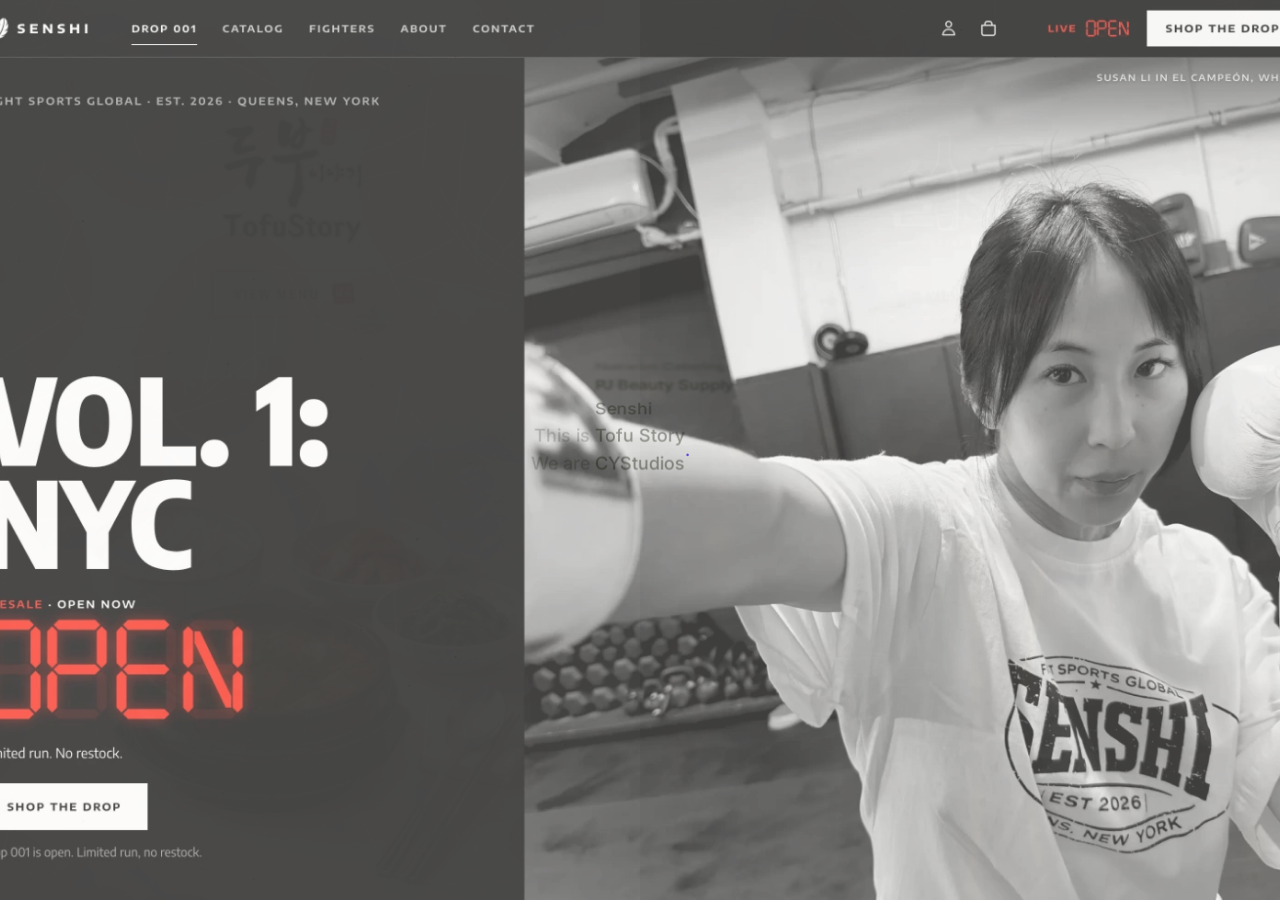
<file: index.html>
<!doctype html>
<html lang="en">
<head>
<meta charset="utf-8">
<meta name="viewport" content="width=device-width, initial-scale=1, viewport-fit=cover">
<title>CYStudios: name roll prototype</title>
<link rel="icon" type="image/svg+xml" href="assets/logo.svg">
<script src="brand.js"></script>      <!-- PROTOTYPE ONLY: ?brand=dusty tries Dusty violet (brand-dusty.css), ?brand=seal the declined seal (brand-seal.css), ?brand=current goes back -->
<link rel="stylesheet" href="brand-seal.css">
<link rel="stylesheet" href="brand-dusty.css">
<link rel="preconnect" href="https://fonts.googleapis.com">
<link rel="preconnect" href="https://fonts.gstatic.com" crossorigin>
<link href="https://fonts.googleapis.com/css2?family=Inter:ital,opsz,wght@0,14..32,400..500;1,14..32,400..500&display=swap" rel="stylesheet">      <!-- with its italic, for the signposts on our line -->
<script>
// PROTOTYPE ONLY, for the font comparison (font-compare.html): ?face=Onest shows this page in another face. Only the faces on that page are allowed. Without it, nothing changes.
(() => {
  const f = new URLSearchParams(location.search).get('face');
  const google = ['Inter', 'Onest', 'Hanken Grotesk', 'Geist', 'Mona Sans', 'Golos Text', 'Instrument Sans'], fontshare = { Switzer: 'switzer' }, ours = ['General Sans', 'Author', 'Satoshi'];
  if (!f || !(google.includes(f) || fontshare[f] || ours.includes(f))) return;
  document.documentElement.style.setProperty('--face', `"${f}", "Helvetica Neue", Helvetica, Arial, sans-serif`);
  if (ours.includes(f)) return;      // already in fonts.css
  const l = document.createElement('link'); l.rel = 'stylesheet';
  l.href = fontshare[f] ? `https://api.fontshare.com/v2/css?f[]=${fontshare[f]}@400,500&display=swap` : `https://fonts.googleapis.com/css2?family=${f.replace(/ /g, '+')}:wght@400;500&display=swap`;
  window.faceReady = new Promise((ok) => { l.onload = l.onerror = ok; }); document.head.append(l);
})();
// The opening roll hides the words round the wheel until it settles. Hidden from the very first paint (2026-11-26, a fix): before, they showed for a moment while the type
// loaded, then vanished, then came back in when the roll was over. Arriving with ?work (Work on another page) has no roll: the words stay where they are.
if (!/[?&](at|nospin|work)(=|&|$)/.test(location.search) && !matchMedia('(prefers-reduced-motion: reduce)').matches) document.documentElement.classList.add('opening');
</script>
<style>
  :root {
    --page: #F5F4F0; --ink: #171C0C; --accent: #5F48DA; --on-accent: var(--page); --line: rgba(23, 28, 12, .2);
    --paper: url(assets/hanji.png) 0 0 / 600px 600px, url(assets/hanji-cloud.png) 0 0 / 840px 840px;      /* the paper is hanji (since 2026-11-24): mulberry fibres over a soft cloud, laid over --page. ?paper=grain shows the dust flecks it had before */
    --shade: #0C0D0A;      /* a neutral black, only for darkening over clients' sites and pictures (the veil, the shade on a curling picture): our ink is a little olive and would tint their colours */
    --grey: color-mix(in srgb, var(--ink) 62%, var(--page)); --wash: #ECE9FB;      /* the kit's grey (#6B6E63) for secondary words, and the violet wash for selected text */      /* our violet (periwinkle before it: before-violet.html); words on it are paper, 5.6 to 1 */
    /* Small type in one face, Inter Medium (free, from Google Fonts; its optical sizes keep it a text face at these small sizes), line spacing 1.1.
       Kept before it: General Sans in before-inter.html, Author in before-general.html, Satoshi in before-author.html, Instrument Sans in before-satoshi.html, Atkinson Hyperlegible Next in before-instrument.html, Schibsted Grotesk in before-atkinson.html, Inter Tight in before-schibsted.html.
       Every type size is an even number of pixels, each the Inter Tight size rounded down:
       18 for the sentence on a wide window and on a phone, 16 on a tablet, 14 for the bar, the buttons and the caption, 12 for the hint and the smallest labels.
       --pitch is how far apart the names sit on the front of the wheel. */
    --face: "Inter", "Helvetica Neue", Helvetica, Arial, sans-serif;
    --fs: 16px; --lh: calc(var(--fs) + 2px);
    --edge: 28px; --edge-b: 28px; --top: 24px;       /* how far the bar and the buttons sit from the edges of the window */
    --txt: var(--page);                               /* the sentence is paper over a client's site, and ink on the bare page */
  }
  * { box-sizing: border-box; }
  html, body { height: 100%; margin: 0; overflow: hidden; overscroll-behavior: none; background: var(--page); }      /* our paper, as the other pages have (2026-11-26, a fix: it was our ink, which showed as a black screen for a moment while the page loaded; nothing else ever shows it, as the hero always covers it) */
  @media (min-width: 1000px) { :root { --fs: 18px; } }      /* a wide window: the sentence one step larger, so it holds the middle of a big screen */
  /* a phone: slightly larger words (it is the whole page), and everything a thumb's width from the edge and clear of the notch and the home bar */
  @media (max-width: 640px) { :root { --fs: 18px; --edge: 16px; --edge-b: max(16px, env(safe-area-inset-bottom)); --top: max(14px, env(safe-area-inset-top)); } }
  body { font: 500 14px/20px var(--face); font-variant-numeric: lining-nums; color: var(--ink); }      /* figures that sit on the line (Inter's own; Author, some faces ago, needed asking for them) */
  a { color: inherit; }
  :focus-visible { outline: 2px solid var(--accent); outline-offset: 4px; }
  ::selection { background: var(--wash); }
  .sr-only { position: absolute; width: 1px; height: 1px; margin: -1px; overflow: hidden; clip-path: inset(50%); white-space: nowrap; }

  /* ---------- the nav: one ink pill at the top (our mark | Work, Services, About | Contact) and one round-ended button at the bottom right.
     The bar is solid ink with paper words, the same object on every page and over every client's site: our frame round their story.
     Our mark sits in a round violet badge at the left end, the logo in paper on it. Contact is ours, an inset pill at the right end in the same violet.
     The badge and Contact share one gradient, from the user's design in Figma: #4C49CB at the top to #7168A1 at the bottom. Paper words read on all of it (6.1 to 1 at the top, 4.6 at the bottom).
     The button at the bottom right is about the client on the line, so it takes their colour, read from their own site. On our own line there is no button: Contact is already in the bar.
     (Before this: the paper badge, violet logo and solid violet Contact, and a "Contact →" button at the bottom right on our line, in before-gradient-bar.html.
     The square glass bar before that is kept in before-ink-pill.html; the colour schemes tried before that in six-colours.html.) */
  body {
    --bar-violet: linear-gradient(180deg, #4C49CB, #7168A1);      /* the badge and Contact */
    --accent-light: #A79AEB;        /* the accent lightened, for a mark on a dark site or on the ink bar */
    --who: var(--accent); --who-ink: var(--on-accent);      /* the colour of whoever is on the line, and the words on it (paper reads on our violet at 5.6 to 1; ink would not). Set by the script. */
  }
  /* The top of the page: no bar (2026-11-24, "no nav bar, just logo and text"; the ink bar it replaced is in before-no-bar.html). Our logo and our pages sit on the page itself,
     centred where the bar was, at the bar's sizes. On paper the words are ink and the logo and Contact our violet; over a client's site they turn paper and the violet lightens,
     with a soft shadow, so they read on any site. The page you are on stays turned, in our violet (see below). */
  .nav { position: fixed; left: 50%; top: var(--top); transform: translateX(-50%); z-index: 6; display: flex; align-items: center; gap: 2px; height: 40px; padding: 4px;
         color: var(--ink); font: 500 12px/1 var(--face); white-space: nowrap; view-transition-name: bar; transition: color .6s ease; }
  body:not(.on-paper) .nav { color: var(--page); text-shadow: 0 1px 10px rgba(12, 13, 10, .5); }
  .nav .mark { flex: none; display: grid; place-items: center; width: 32px; height: 32px; margin-right: 6px; text-decoration: none; }
  .nav .mark .logo { transition: filter .6s ease; }
  body:not(.on-paper) .nav .logo { filter: drop-shadow(0 1px 6px rgba(12, 13, 10, .5)); }      /* over a client's site the logo is paper, as the words are, with their soft shadow */
  .logo { display: block; width: auto; height: 26px; }      /* our logo, five petal-shaped print dots, in our violet (assets/logo.svg). 26px tall since 2026-11-24 ("a little bit bigger"; 22px before: before-logo-size.html) */
  .nav .pages { display: flex; align-items: center; gap: 2px; }
  .nav .pages a, .nav .cta { display: flex; align-items: center; height: 32px; padding: 0 12px; text-decoration: none; }
  /* The menu's hover (2026-11-25, after the user's reference, sensitive.work). A page's name rolls up: the word slides out at the top as its copy slides in from below,
     in half a second, easing out, and it turns our violet as it goes; Contact too, since it rests in ink like the rest (2026-11-25). Our logo rests in our violet and turns the words' own colour when you point at it (ink on paper, paper over a client's site), then back.
     (Underlined on pointing, a turning logo, and a violet logo and Contact at rest, before: before-nav-hover.html.) The script adds the copy, and the logo is drawn in the
     words' colour (a mask of assets/logo.svg) so that it can change colour with them. On a touch screen there is no pointing, so none of this happens. */
  .nav .rw { display: inline-grid; overflow: hidden; padding: 4px 14px; margin: -4px -14px; line-height: 16px; }      /* clipped close to the line, as in the reference, with a little room so the soft halo round the letters is not cut hard */
  .nav .rw > span { grid-area: 1 / 1; transition: transform .5s cubic-bezier(0, 0, .2, 1); }
  .nav .rw > span + span { transform: translateY(calc(100% + 6px)); }      /* the copy waits below, out of sight */
  .nav .logo { display: block; width: calc(26px * 223.27 / 348.24); height: 26px; background-color: currentColor;
               -webkit-mask: url(assets/logo.svg) center / contain no-repeat; mask: url(assets/logo.svg) center / contain no-repeat; }      /* 26px tall, as before */
  .nav .pages a, .nav .cta, .nav .mark { transition: color .5s cubic-bezier(0, 0, .2, 1), text-decoration-color .2s ease; }
  @media (hover: hover) {
    .nav .pages a:hover .rw > span:first-child { transform: translateY(calc(-100% - 6px)); }
    .nav .pages a:hover .rw > span + span { transform: none; }
    .nav .pages a:hover { color: var(--accent); }
    .nav .mark:hover { color: var(--ink); }      /* the logo turns ink; Contact rolls and turns violet as our other pages do */
  }
  @media (prefers-reduced-motion: reduce) { .nav .pages a:hover .rw > span:first-child { transform: none; } .nav .pages a:hover .rw > span + span { transform: translateY(calc(100% + 6px)); } }      /* no roll, only the colour */
  @media (hover: hover) { body:not(.on-paper) .nav .pages a:hover { color: var(--accent-light); } body:not(.on-paper) .nav .mark:hover { color: var(--page); } }      /* over a client's site: the violet lightened so it reads, and paper */
  .nav .cta { margin-left: 6px; }
  .nav .mark { color: var(--accent); }      /* our logo rests in our violet (it is drawn in its link's colour). Contact is ink, as our other pages are (2026-11-25, the user; violet before: before-black-contact.html) */
  body:not(.on-paper) .nav .mark { color: var(--accent-light); }      /* over a client's site, lightened so it reads */
  /* The page you are on (2026-11-25, the user: "the selected state for the nav bar should be them turning (the current animation) and becoming the violet not underlined"):
     its name stays turned, the copy in place, as it is while you point at it, in our violet (lightened over a client's site), with no underline. On home, Work is on while
     the wall is in view (.here) and while All Work is open (pressing it again closes it); it turns as it comes on, and back as it goes. With less motion asked for, only the colour.
     (Underlined before: before-selected-roll.html.) */
  .nav .pages a.here, .nav .pages a[aria-expanded="true"] { color: var(--accent); }
  body:not(.on-paper) .nav .pages a.here, body:not(.on-paper) .nav .pages a[aria-expanded="true"] { color: var(--accent-light); }
  .nav .pages a.here .rw > span:first-child, .nav .pages a[aria-expanded="true"] .rw > span:first-child { transform: translateY(calc(-100% - 6px)); }
  .nav .pages a.here .rw > span + span, .nav .pages a[aria-expanded="true"] .rw > span + span { transform: none; }
  @media (prefers-reduced-motion: reduce) {
    .nav .pages a.here .rw > span:first-child, .nav .pages a[aria-expanded="true"] .rw > span:first-child { transform: none; }
    .nav .pages a.here .rw > span + span, .nav .pages a[aria-expanded="true"] .rw > span + span { transform: translateY(calc(100% + 6px)); }
  }
  .go:hover { filter: brightness(1.1); }
  .nav :focus-visible { outline: 2px solid var(--accent); outline-offset: 2px; }
  body:not(.on-paper) .nav :focus-visible { outline-color: var(--accent-light); }
  @view-transition { navigation: auto; }      /* going to another page, the bar stays where it is and the rest fades across */
  ::view-transition-old(root), ::view-transition-new(root) { animation-duration: .35s; }
  /* a phone: the whole bar still fits on one row, a thumb's width from each edge */
  @media (max-width: 640px) { .nav { max-width: calc(100% - var(--edge) * 2); } .nav .mark { margin-right: 4px; } .nav .pages a { padding: 0 8px; } .nav .cta { margin-left: 4px; padding: 0 14px; } }
  @media (max-width: 370px) { .nav .mark { margin-right: 0; } .nav .pages a { padding: 0 6px; } .nav .cta { margin-left: 2px; padding: 0 10px; } }
  @media (max-width: 340px) { .nav .mark { margin-right: 0; } .nav .pages a { padding: 0 4px; } .nav .cta { margin-left: 2px; padding: 0 8px; } }      /* the narrowest phones */

  /* ---------- the page: the client whose name is on the line fills the whole window behind the sentence */
  /* The client's site is a card on our paper while you choose (2026-11-24, the user's idea; full window all the time before: before-card.html).
     Turning through the names, the site sits inset on the hanji with softly rounded corners, dimmed, with our sentence over it: we are showing you their work.
     Stop on a name for a moment and our words fade, the dim lifts, and the card grows to the edges of the window: now it is theirs. The next scroll, drag or key brings the card back.
     The rounded corners are the one round shape on the page: they make the card read as a screen, which is what a website is, and they go square once it is the window.
     The script sets the card's size (see the card, below the frame loop); the paper round it is the hero's own background. */
  .hero { position: fixed; inset: 0; overflow: hidden; touch-action: none; cursor: ns-resize; background: var(--paper) var(--page); }
  #media { position: absolute; inset: 0; isolation: isolate; }      /* the layers are piled in an order of their own in here, always under the veil and the sentence */
  /* the script sets each layer's strength (see showBehind): the site arriving fades in over the one already there, which stays whole underneath until it is covered */
  .layer { position: absolute; inset: 0; width: 100%; height: 100%; object-fit: cover; object-position: top; opacity: 0; transform-origin: 0 0; }      /* in the card a site is shown a little smaller, whole across */
  /* Each film keeps a filter that changes nothing (2026-11-26, a fix: the user saw a flash in Chrome on a Mac as a site grew to fill the window). Once the card had grown
     and nothing clipped or scaled the film any more, Chrome handed it to the Mac to draw on its own, and took it back when the card drew in again; each change of hands
     showed as a flash. With the filter, Chrome always draws it itself, so nothing changes hands. (A clip-path that clips nothing does not do this: Chrome sees through it.) */
  video.layer { filter: brightness(1); }
  .layer.paper { background: var(--paper) var(--page); }      /* our own line: the bare hanji (with ?sheet=1, the proof sheet printed on it) */
  /* the proof sheet (2026-11-25, the user picked it from three written directions; bare paper before: before-proof-sheet.html). Moved to the wall the same day ("place all this there"):
     our line is bare paper again and ?sheet=1 brings the sheet back (before-wall-print.html is the page with it). The script prints it: see "the print" below.
     It multiplies with the hanji under it, as ink does, so the paper's fibres show through the dots. */
  .sheet { position: absolute; left: 0; top: 0; width: 100%; height: 100%; display: block; pointer-events: none; mix-blend-mode: multiply; }
  /* over the print, our words on paper keep a little paper round each letter, so they read over the darkest frame (as the words down the side do over the wall's pictures) */
  .sheet-on .hero.on-paper .line { text-shadow: 0 0 2px var(--page), 0 0 6px var(--page), 0 0 12px var(--page); }
  body.sheet-on.on-paper .meta { text-shadow: 0 0 2px var(--page), 0 0 6px var(--page), 0 0 12px var(--page); }
  /* a veil over the site so the pale sentence always reads, a little darker along the line of the sentence. --dim lifts it when the site fills the window */
  /* A trial (2026-11-25, the user: "can we try applying a more subtle inner shadow of our indigo into our landing"; none before: before-glow-ticker.html): the window's edges
     glow softly from inside in our violet, more gently than a Services column you point at. Only on our own paper: never over a client's site, whose colours stay their own,
     and not during the opening roll. */
  .glow { position: fixed; inset: 0; z-index: 7; pointer-events: none; opacity: 0; transition: opacity .6s ease;
          box-shadow: inset 0 0 0 1px color-mix(in srgb, var(--accent) 12%, transparent), inset 0 0 96px -32px color-mix(in srgb, var(--accent) 26%, transparent); }
  html:not(.opening) body.on-paper:not(.opening) .glow { opacity: 1; }      /* (the opening is marked on the page itself from its first paint, and on the body once the script runs) */
  .veil { position: absolute; inset: 0; pointer-events: none; opacity: 1; transition: opacity .6s ease; --dim: 1;
          background: linear-gradient(to bottom, rgba(12, 13, 10, calc(.52 * var(--dim))), rgba(12, 13, 10, calc(.7 * var(--dim))) 50%, rgba(12, 13, 10, calc(.52 * var(--dim)))); }
  .on-paper .veil { opacity: 0; }
  /* An upright window shows the client's phone page, whose words are the same size as ours and run right behind the wheel. So there the veil is darker across the band the wheel turns in,
     and the site stays clear above and below it. */
  @media (max-aspect-ratio: 85/100) {
    .veil { background: linear-gradient(to bottom, rgba(12, 13, 10, calc(.58 * var(--dim))), rgba(12, 13, 10, calc(.6 * var(--dim))) 18%, rgba(12, 13, 10, calc(.85 * var(--dim))) 34%, rgba(12, 13, 10, calc(.85 * var(--dim))) 66%, rgba(12, 13, 10, calc(.6 * var(--dim))) 82%, rgba(12, 13, 10, calc(.66 * var(--dim)))); }
  }
  .on-paper { --txt: var(--ink); }

  /* the sentence: the first words turn on a small wheel of their own ("We are" for us, "This is" for a client), the names turn on theirs, and the full stop follows the name on the line */
  .fade { position: absolute; inset: 0; }      /* the sentence's window-sized box, for its fade as the page slides (see fadeByPlace) */
  .line { position: absolute; left: 0; top: 50%; height: 0; font: 500 var(--fs)/var(--lh) var(--face); color: var(--txt); transition: color .6s ease; white-space: nowrap; }
  .line > * { position: absolute; top: calc(var(--lh) * -.5); height: var(--lh); margin: 0; }
  .lead { left: 0; opacity: .62; }      /* the first words ("We are", "This is") step back to grey, so the name is the brightest thing in the sentence. 0.62 keeps them readable over the lightest sites */
  .say { position: absolute; right: 0; top: 0; height: var(--lh); transform-origin: 100% 50%; white-space: nowrap; will-change: transform, opacity; }
  .tail { left: 0; will-change: transform; }
  .tail b { font-weight: 500; color: var(--accent); }
  .hero:not(.on-paper) .tail b { color: var(--accent-light); }       /* lightened so it shows on a dark site */
  /* the wheel: the names sit round a drum that turns towards you. The name on the line is its front; four show above and four below, tipping away and fading. */
  .roll { left: 0; }
  .name { position: absolute; left: 0; top: 0; height: var(--lh); transform-origin: 0 50%; padding: 0; margin: 0; border: 0; background: none; font: inherit; letter-spacing: inherit; color: inherit; cursor: pointer; white-space: nowrap; will-change: transform, opacity; }
  .name:focus-visible { outline-offset: 6px; }
  .name::before { content: ''; position: absolute; inset: calc(var(--hit, 4px) * -1) -14px; }      /* the whole row counts as the name, so a finger does not have to land on the letters */
  .measure { position: absolute; visibility: hidden; left: -9999px; top: 0; font: 500 var(--fs)/var(--lh) var(--face); white-space: nowrap; }

  /* along the bottom, on one centre line. Left: the button for seeing all the work at once, then what this business is. Middle: how to use the page. Right: the one button for this client.
     The left button is about everyone, so it is glass like the bar. The right one is about the client on the line, so it wears their colour. */
  .foot { position: fixed; z-index: 6; left: var(--edge); bottom: var(--edge-b); display: flex; align-items: center; gap: 18px; pointer-events: none; }
  .see { pointer-events: auto; display: inline-flex; align-items: center; gap: 10px; height: 48px; padding: 0 18px 0 16px; border: 0; cursor: pointer; font: 500 14px/1 var(--face); white-space: nowrap;
         background: var(--bar); color: var(--bar-ink); -webkit-backdrop-filter: var(--bar-blur); backdrop-filter: var(--bar-blur);
         box-shadow: 0 0 0 1px color-mix(in srgb, var(--bar-ink) 20%, transparent), 0 16px 34px -18px rgba(0, 0, 0, .5); transition: background-color .45s ease, color .45s ease, box-shadow .45s ease; }
  .see svg { flex: none; display: block; }
  .see .x, .see[aria-expanded="true"] .g { display: none; }
  .see[aria-expanded="true"] .x { display: block; }
  .see:hover { box-shadow: 0 0 0 1px color-mix(in srgb, var(--bar-ink) 55%, transparent), 0 16px 34px -18px rgba(0, 0, 0, .5); }
  .meta { margin: 0; text-wrap: balance; font: 500 14px/20px var(--face); color: color-mix(in srgb, var(--page) 74%, transparent); transition: color .6s ease, opacity .3s ease; }
  .on-paper .meta { color: var(--grey); }      /* the line at the foot is a step back from the sentence: our grey on paper (4.7 to 1), a quieter paper over a client's site (ink before: before-grey-line.html) */
  .all-open .meta, .all-open .trust { opacity: 0; }
  /* On our own line the foot says who trusts us (2026-11-25, the user's words: "Digital Studio Trusted By:", then only "Trusted By:" the same day, as what we do now
     stands under the strip; then a ticker of logos; "Digital studio: websites, social media,
     influencer outreach" before: before-trusted-by.html). The logos are the five from our old site's ticker, in their own colours (assets/old-logos/colour), each given the same area, so no
     business is bigger than another. They run slowly to the right, round and round, and fade out at both ends of their window. On a client's line the foot still says what
     that business does. With less motion asked for, the logos stand still. "Trusted By:" is 12px, the size of the menu and the signposts (2026-11-25, the user: "the nav bar,
     our story, clients story, and trusted by should all be the same font size"; 14px before: before-one-row.html). */
  .trust { display: none; align-items: center; gap: 14px; margin: 0; min-width: 0; max-width: 100%; font: 500 12px/1.5 var(--face); color: var(--grey); white-space: nowrap; transition: opacity .3s ease; }
  .foot.ours .trust { display: flex; }
  .trust .ticker { flex: 0 1 280px; min-width: 0; overflow: hidden; -webkit-mask: linear-gradient(90deg, transparent, #000 14%, #000 86%, transparent); mask: linear-gradient(90deg, transparent, #000 14%, #000 86%, transparent); }
  .trust .belt { display: flex; align-items: center; width: max-content; height: 26px; animation: belt var(--belt-dur, 12s) linear infinite; }
  .trust .belt img { display: block; flex: none; margin-right: 28px; }
  @keyframes belt { from { transform: translateX(-33.3333%); } to { transform: none; } }      /* three copies of the logos: one copy's width each time round, to the right (2026-11-25, the user: "the logo ticker should be moving to the right"; to the left before: before-glow-ticker.html) */
  @media (prefers-reduced-motion: reduce) { .trust .belt { animation: none; } }
  /* The opening (2026-11-25, the user's request): on arrival the wheel rolls down through every client to our own line, and each client's site comes up behind as their name
     crosses the line, at the full size of the window: no card, no rounded corners, and none of our words round the edge. Once it has settled on "We are CYStudios." and our paper
     is whole, the words down the side come in, and the line at the foot (the script does this: see arrive). Anything the visitor does stops the roll, and they come in at once.
     (The roll kept our paper behind it, with our words in place, before: before-intro-previews.html.) */
  .opening .nav, .opening .go { opacity: 0; visibility: hidden; pointer-events: none; }
  .opening .meta, .opening .trust { opacity: 0; transition: none; }      /* hidden from the first frame, not faded out (what we do shows on our line's foot now, so it would flash) */
  .go { position: fixed; z-index: 6; right: var(--edge); bottom: var(--edge-b); display: inline-flex; align-items: center; height: 48px; padding: 0 22px; font: 500 14px/1 var(--face); text-decoration: none; white-space: nowrap;      /* its corners follow the card's (the script sets them): square once the site fills the window */
        
        background: var(--who); color: var(--who-ink);
        box-shadow: 0 0 0 1px color-mix(in srgb, var(--who-ink) 20%, transparent), 0 16px 34px -18px rgba(0, 0, 0, .5);
        transition: background-color .45s ease, color .45s ease, box-shadow .45s ease, filter .2s ease, opacity .3s ease, transform .3s ease, visibility 0s; }
  /* on our own line, and on All Work, there is no button: Contact is already in the bar. It sinks away in the last client's colour, and comes back with the next client's */
  .go.off { opacity: 0; transform: translateY(8px); visibility: hidden; pointer-events: none;
            transition: background-color .45s ease, color .45s ease, box-shadow .45s ease, filter .2s ease, opacity .3s ease, transform .3s ease, visibility 0s linear .3s; }
  .go .short { display: none; }
  .how { position: absolute; left: 50%; bottom: 44px; transform: translateX(-50%); margin: 0; font: 400 12px/16px var(--face); color: var(--txt); opacity: .62; white-space: nowrap; transition: color .6s ease, opacity .6s ease; }
  .how.seen { opacity: 0; }
  @media (max-width: 1000px) {
    /* a tablet or a narrow window: no room for all of it on one line, so the caption sits above the left button and the hint sits under the wheel */
    .foot { flex-direction: column-reverse; align-items: flex-start; gap: 14px; }
    .how { bottom: auto; top: calc(50% + max(var(--reach, 130px), var(--crown-end, 0px)) + 20px); }      /* and below the crown, which the script measures */
  }
  .foot { min-height: 48px; justify-content: center; }      /* the caption sits on the same centre line as the button at the bottom right */
  @media (max-width: 900px) { .go .long { display: none; } .go .short { display: inline; } }      /* our words run along the foot here, and the client's full name on the button would run into them (more so inside the card); the name is on the line already */
  @media (max-width: 640px) { .go .long { display: none; } .go .short { display: inline; } .meta { font-size: 14px; } .foot { right: var(--edge); bottom: calc(var(--edge-b) + 48px + 10px); min-height: 0; } }      /* a phone: the caption goes just above the button, so neither covers the other */      /* the name is already on the line, so the button can be short */
  @media (max-height: 520px) { .how { display: none; } .meta, .foot.ours .trust { display: none; } }
  /* The words at the foot, the line at the top (2026-11-24, the user's "what if"; the words at the top and the line at the bottom left are in before-bottom-nav.html).
     Our logo and pages sit centred at the bottom of the window, level with the client's button at the bottom right. The line that says what this is
     ("Digital studio: …", or what the business on the line does) sits centred at the top. The hint and, on a phone, the client's button move up, clear of the words. */
  .nav { top: auto; bottom: calc(var(--edge-b) + 4px); }      /* 4px up, so its middle lines up with the 48px button beside it (3px and 46px before the 2/4 grid: before-grid.html) */
  /* The line at the foot too (2026-11-25, the user's "what if"; at the top before: before-line-bottom.html). On a wide window it is centred along the foot, on one centre line with
     Contact at the foot of the words down the side and the client's button at the bottom right: between what reaches us and what reaches them, it says what they are.
     It keeps 140px from each side, as the wall's words do from the side. On a tablet our words run along the foot, so the line stands just above them, centred.
     On a phone the client's button already stands above our words, at the right, so the line sits beside it, on its centre line, from the left. */
  .foot { left: 140px; right: 140px; top: auto; bottom: var(--edge-b); min-height: 48px; flex-direction: row; align-items: center; justify-content: center; text-align: center; }
  @media (max-width: 900px) { .foot { left: var(--edge); right: var(--edge); bottom: calc(var(--edge-b) + 48px); min-height: 0; } }
  @media (max-width: 640px) { .foot { right: calc(var(--edge) + 168px); bottom: calc(var(--edge-b) + 40px + 10px); min-height: 48px; justify-content: flex-start; text-align: left; }      /* clear of the button, and of it again as the card moves both in */
                              body:has(.go.off) .foot { right: var(--edge); } }      /* on our own line there is no button, so the line may run the whole width */
  /* Our line's foot in two places (2026-11-25, the user: "place the trusted by on the bottom left ... add A in front of digital studio and place it in center bottom";
     "Trusted By" alone in the middle before: before-cta-centre.html). What we do stands in the middle, where a client's line says what that business does, and who trusts
     us stands at the left. The foot runs the window's width in three columns, the outer two always the same width, so the middle one is in the very middle of the window
     (on a client's line the left one is empty and their button stands over the right one). Where there is no room for both on one row, on a tablet or a phone, who trusts
     us stands above what we do, at the left, and what we do stays in the middle. */
  .foot { display: grid; grid-template-columns: minmax(0, 1fr) auto minmax(0, 1fr); column-gap: 24px; left: var(--edge); right: var(--edge); }
  .foot .meta { grid-area: 1 / 2; }
  .foot .trust { grid-area: 1 / 1; justify-self: start; }
  @media (max-width: 900px) { .foot { grid-template-columns: minmax(0, 1fr); row-gap: 12px; } .foot .meta { grid-area: 2 / 1; } .foot .trust { grid-area: 1 / 1; } .foot.ours .meta { justify-self: center; text-align: center; } }
  @media (min-width: 1001px) { .how { bottom: calc(var(--edge-b) + 40px + 22px); } }
  /* On a wide window the words stand down the left side, top to bottom (2026-11-24, the user's "what if"; along the foot before: before-side-nav.html).
     Each end means something: our logo at the top; our pages in the middle, level with the sentence; Contact at the foot, level with the line and
     the client's button at the bottom right, so what reaches us sits across from what reaches them (the logo was level with the line while it was at the top). On a phone or a tablet they stay along the foot, as there is no room at the side. */
  @media (min-width: 901px) {
    .nav { left: var(--edge); top: var(--top); bottom: calc(var(--edge-b) + 10px); transform: none; height: auto; max-width: none; padding: 0; gap: 0;
           flex-direction: column; align-items: flex-start; justify-content: space-between; }
    .nav .mark { width: auto; height: 40px; margin: 0; place-items: center start; }
    .nav .pages { flex-direction: column; align-items: flex-start; gap: 0; }
    .nav .pages a, .nav .cta { height: 28px; padding: 0; margin: 0; }
    .nav::after { content: ''; flex: none; height: 28px; }      /* Contact stands under About now (2026-11-25; at the foot before: before-contact-move.html): this space, as tall as it was, keeps our pages level with the sentence */
    body.on-paper .nav { text-shadow: 0 0 8px var(--page), 0 0 3px var(--page); }      /* on the wall, pictures pass behind the words: a little paper round each letter keeps them clear */
    /* while a client's site is a card, the words down the side stand on our paper beside it, so they are ink and violet, as on our own line; they turn paper once the site fills the window */
    body.carded .nav { color: var(--ink); text-shadow: 0 0 8px var(--page), 0 0 3px var(--page); }
    body.carded .nav .logo { filter: none; }
    body.carded .nav .mark { color: var(--accent); }      /* beside the card the words stand on our paper */
    @media (hover: hover) { body.carded .nav .pages a:hover { color: var(--accent); } body.carded .nav .mark:hover { color: var(--ink); } }
    body.carded .nav :focus-visible { outline-color: var(--accent); }
  }
  @media (max-width: 640px) { .go { bottom: calc(var(--edge-b) + 40px + 10px); } }
  /* The crown of logos from our old site's ticker that turned under our line is gone (2026-11-24, at the user's request): before-no-crown.html. */

  /* ---------- to the right of our own line: scrolling down from "We are CYStudios." moves the page sideways, to the right.
     First what we do and who for, in a few lines; then the work, in staggered columns on a gently curved field (after a reference the user shared, 2026-11-24;
     the paintings in two rows before it are kept in before-columns.html). Clients go in alphabetical order, one column each, so no client ranks above another.
     The wall is our paper. Work at the top brings you here, to the first column. (The All Work view it opened before is still in the page, reached with ?all.) */
  .wall { position: fixed; left: 0; top: 0; height: 100%; z-index: 4; visibility: hidden; will-change: transform; touch-action: none;
          background: var(--paper) var(--page); color: var(--ink);
          box-shadow: -4px 0 0 0 var(--page), 0 4px 0 0 var(--page); }      /* a strip of paper reaching a little over our own page, and one under its foot behind the footer, so no line shows where they meet */
  /* the wall is our paper, exactly as on our own line: nothing darkens it, so the colour does not change as the page moves across (the user asked for this) */
  .wall .intro { position: absolute; left: 0; top: 0; height: 100%; display: flex; flex-direction: column; justify-content: center; gap: 14px; }
  .wall .intro p { margin: 0; font: 500 18px/26px var(--face); text-wrap: pretty; }      /* as wide as its share of the wall (the script sets it) */
  .wall .intro .lede { color: var(--grey); text-wrap: balance; text-align: left; }      /* even lines, each centred, so the words, the photographs above them and "Keep going" below share one middle line (2026-11-25, the user: "the centers of everything should be aligned"; left-aligned before: before-one-axis.html) */
  .wall .intro .lede strong { font-weight: 500; color: var(--ink); }      /* grey words, with what we are and what we did in ink (2026-11-25, the user's request; all ink before: before-keep-going.html) */
  .wall .intro .lede b { font-weight: 500; color: var(--accent); }
  .wall .intro .body { color: var(--grey); }
  /* "Keep going to see our work" stands at the foot of the words' frame, centred under them, with no underline (2026-11-25, the user's request; under the words before:
     before-keep-going.html). It is a signpost like "Our Story": its arrow nudges the way to go. The script sets where across it stands. Above our words on a narrower window. */
  .wall .intro .on { position: absolute; bottom: calc(var(--edge-b) + 16px); display: flex; justify-content: center; align-items: center; gap: 6px; padding: 0; border: 0; background: none; font: 500 12px/16px var(--face); color: var(--grey); cursor: pointer; text-decoration: none; transition: color .2s ease; }
  .wall .intro .on { font-style: italic; }      /* italic, as the other signposts are (2026-11-25, the user's request) */
  .wall .intro .on .arw { animation: nudge-right 1.6s cubic-bezier(.37, 0, .63, 1) infinite; }
  /* Our parents' photographs (2026-11-25, the user's own, from the family album; cropped to the print and turned upright, in assets/family), pinned up above the words:
     all five hang from one persimmon pin, one over another, each at its own small angle, as prints pinned to a board (the user: "all of them showing underneath with a pin on top
     and then it would get ripped off the pin and then appear back on the bottom"). Every PILE_BEAT, while they are on screen, the top one is pulled taut against the pin,
     tears off it and falls away, and comes back at the bottom of the stack; the pin springs a little as it lets go. Each covers the same area, so none is bigger than another.
     The pin is drawn to look real: a persimmon ball head (the kit's #E05A44, since 2026-11-25) with its highlight, a steel needle, and its shadow on the print. (A pile, one placed on top at a time, before:
     before-pinned-stack.html.) The script places them and turns each about the pin (see placeMemories). */
  .memories { position: absolute; left: 0; top: 0; height: 100%; z-index: 1; pointer-events: none; }
  .memories img { position: absolute; display: block; object-fit: cover; box-shadow: 0 0 0 1px rgba(23, 28, 12, .1); will-change: translate, rotate, opacity; }
  .memories .pin { position: absolute; display: block; z-index: 20; }
  .memories .pin svg { display: block; width: 100%; height: 100%; overflow: visible; }
  @media (prefers-reduced-motion: reduce) { .wall .intro .on .arw { animation: none; } }
  @media (max-width: 900px) { .wall .intro .on { bottom: calc(var(--edge-b) + 64px); } }
  .wall .intro .on:hover { color: var(--ink); }
  /* The work. Each business's site on a computer, two to a column, every picture the same size, so none is bigger; two level rows, the same distance either side of the window's middle (staggered before: before-even-rows.html).
     The spacing is even: the gap between columns is the gap between pictures, about a quarter of a column. The field is curved, as round the outside of a drum (as the names turn on our wheel): a column faces you in the middle of the window and turns away toward
     the edges, where it is a little smaller, out of focus and fainter (the script sets this as the wall moves). A name shows under its picture when you point at it,
     and always on a touch screen. */
  .art { position: absolute; top: 0; display: block; color: var(--ink); text-decoration: none; -webkit-user-drag: none; user-select: none; transform-origin: 50% 50%; will-change: transform, filter, opacity; }
  .art .shot { display: block; position: relative; overflow: hidden; background: #FAF9F5; box-shadow: 0 0 0 1px rgba(23, 28, 12, .08); }      /* a hairline, so a white site does not melt into the paper */
  .art img, .art .canvas { display: block; width: 100%; height: 100%; object-fit: cover; object-position: top; -webkit-user-drag: none; }
  /* each site is first its proof, printed in our dots on the hanji (the script prints it), and develops into the site once it is in view: the picture lies over its print */
  .art.printed .shot { background: none; }
  .art .print { position: absolute; left: 0; top: 0; width: 100%; height: 100%; display: block; }
  .art.printed img { position: relative; }
  .art .canvas { background: #FAF9F5 radial-gradient(circle, rgba(95, 72, 218, .2) 0 1.1px, transparent 1.5px) 0 0 / 7px 7px; }      /* the last column is still to come: bare paper in our print dots */
  .art .cap { display: flex; flex-direction: column; justify-content: flex-start; padding-top: 10px; opacity: 0; transition: opacity .25s ease; }
  .art .cap b { display: block; font: 500 14px/18px var(--face); }
  .art .cap i { display: block; font: 400 12px/16px var(--face); font-style: normal; color: var(--grey); }
  .art:hover .cap, .art:focus-visible .cap { opacity: 1; }
  .art:hover .cap b::after, .art:focus-visible .cap b::after { content: '→'; display: inline-block; margin-left: 4px; font: 500 12px/1 var(--face); rotate: -45deg; }      /* the one arrow, up and to the right: out to their site */
  .art.empty:hover .cap b::after, .art.empty:focus-visible .cap b::after { rotate: none; }      /* and straight on, to Contact */
  /* One arrow everywhere (2026-11-25, the user: "I like the our story arrow. can we use that for all arrows"): Inter's own → at 12px, turned for the other ways
     (up, down, up and to the right), so every arrow on the site is the same shape and the same size, whatever the words beside it. */
  .arw { display: inline-block; font: 500 12px/1 var(--face); font-style: normal; }
  .arw.up { rotate: -90deg; } .arw.down { rotate: 90deg; } .arw.ne { rotate: -45deg; }
  .art:focus-visible { outline: none; } .art:focus-visible .shot { outline: 2px solid var(--accent); outline-offset: 4px; }
  @media (pointer: coarse) { .art .cap { opacity: 1; } }

  /* ---------- All Work: every client's site, two to a row, on one big wheel that fills the window.
     At rest it is flat, like a page. While it turns, its two ends (the top tenth and the bottom tenth of the window) curl forward, more the faster it goes, and lie flat again
     when it stops; a row arriving comes over that curl and lies down, and then its names appear. Each picture is cut into thin strips, each set where the wheel is at that
     point, so pictures bend as they go round the ends. Pictures are always the wide rectangle of a site on a desktop, whatever the window's shape.
     (Earlier versions are kept: three-across.html, round-wheel.html, camera-roll.html.) */
  .all { position: fixed; inset: 0; z-index: 5; overflow: hidden; touch-action: none; cursor: ns-resize; background: var(--paper) var(--page);
         opacity: 0; visibility: hidden; transition: opacity .35s ease, visibility 0s .35s; }
  .all-open .all { opacity: 1; visibility: visible; transition: opacity .35s ease; }
  body.all-open.on-paper { --bar: rgba(245, 244, 240, .86); }      /* pictures pass under the bar here, so its glass is less clear */
  .drum { position: absolute; left: 0; top: 50%; width: 100%; height: 0; transform-style: preserve-3d; }
  .strip { position: absolute; left: var(--m); width: calc(100% - var(--m) * 2); display: grid; grid-template-columns: repeat(var(--cols, 2), minmax(0, 1fr)); column-gap: var(--g); backface-visibility: hidden; will-change: transform; }
  .slice { position: relative; background-color: #E9E7E1; background-repeat: no-repeat; cursor: pointer; box-shadow: inset 1px 0 var(--line), inset -1px 0 var(--line); }
  .slice::after { content: ''; position: absolute; inset: 0; background: var(--shade); opacity: var(--sh, 0); pointer-events: none; }      /* a strip turning away at the ends takes a little shade, so the bend reads as a bend */
  .slice.first { box-shadow: inset 1px 0 var(--line), inset -1px 0 var(--line), inset 0 1px var(--line); }
  .slice.last { box-shadow: inset 1px 0 var(--line), inset -1px 0 var(--line), inset 0 -1px var(--line); }
  /* pointing at a picture frames it in that client's own colour, the same colour their buttons wear */
  .slice.hot { box-shadow: inset 3px 0 var(--c), inset -3px 0 var(--c); }
  .slice.first.hot { box-shadow: inset 3px 0 var(--c), inset -3px 0 var(--c), inset 0 3px var(--c); }
  .slice.last.hot { box-shadow: inset 3px 0 var(--c), inset -3px 0 var(--c), inset 0 -3px var(--c); }
  .slice.none, .slice.away { visibility: hidden; }
  .label { display: block; min-width: 0; transform-origin: 0 50%; will-change: transform, opacity; white-space: nowrap; overflow: hidden; text-overflow: ellipsis; font: 500 14px/22px var(--face); color: var(--ink); cursor: pointer; }
  .label b { font-weight: 500; }
  .label i { font: 400 12px/22px var(--face); color: var(--grey); margin-left: 10px; }
  @media (max-width: 900px) { .label i { display: none; } }
  @media (max-width: 640px) { .label { font-size: 12px; line-height: 18px; } }
  /* The grid, in our own design: it is printed in dots. These are the print dots the site first opened with (prototypes/loading-screen): a 45 degree screen of round
     dots that swell where the tone is darker, so that close together they make a picture. Here the picture they make is the grid: a soft line down each margin and down
     the gap between the columns, and a level line where each of the wheel's two ends begins. The grid does not move: it is printed on the page, and the pictures
     pass over it. It is drawn once on a canvas under the pictures (see the script), and kept faint. */
  .dotgrid { position: absolute; left: 0; top: 0; width: 100%; height: 100%; display: block; pointer-events: none; }
  /* the picture that travels between the full window and its place on the wheel when All Work opens or closes */
  .fly { position: fixed; z-index: 5; overflow: hidden; pointer-events: none; background: var(--ink); }
  .fly > * { position: absolute; inset: 0; width: 100%; height: 100%; object-fit: cover; object-position: top; display: block; }
  .fly i { background: linear-gradient(to bottom, rgba(12, 13, 10, .52), rgba(12, 13, 10, .7) 50%, rgba(12, 13, 10, .52)); }
  @media (max-aspect-ratio: 85/100) { .fly i { background: linear-gradient(to bottom, rgba(12, 13, 10, .58), rgba(12, 13, 10, .6) 18%, rgba(12, 13, 10, .85) 34%, rgba(12, 13, 10, .85) 66%, rgba(12, 13, 10, .6) 82%, rgba(12, 13, 10, .66)); } }      /* the same darker band as the veil on an upright window */
  /* Two quiet signposts on our own line (2026-11-25, the user's request). At the top, in the middle: up to the clients' stories, which are the names on the wheel above us.
     At the right, level with the sentence: on to our own story, which the wall tells to the right. They are words, not links: no underline, nothing to press.
     Only their arrows move, nudging the way to go. They show only while our own line is on the wheel, and fade as you leave it (the script sets their strength). */
  .cues { position: absolute; inset: 0; z-index: 3; pointer-events: none; opacity: 0; }
  .cue { position: absolute; margin: 0; display: flex; align-items: center; gap: 6px; font: 500 12px/16px var(--face); color: var(--grey); white-space: nowrap; }
  .cue.up { left: 50%; top: calc(var(--top) + 4px); transform: translateX(-50%); flex-direction: column; gap: 4px; }      /* the pair is centred on the logo's line at the top left */
  .cue.right { right: var(--edge); top: 50%; transform: translateY(-50%); }
  .cue .say-cue { font-style: italic; }      /* italic (2026-11-25, the user's request): a signpost, said in passing, not a link */
  .cue .arrow { display: block; animation: nudge-up 1.6s cubic-bezier(.37, 0, .63, 1) infinite; }
  .cue.right .arrow { animation-name: nudge-right; }
  @keyframes nudge-up { 50% { translate: 0 -3px; } }
  @keyframes nudge-right { 50% { translate: 3px 0; } }
  @media (prefers-reduced-motion: reduce) { .cue .arrow { animation: none; } }
  @media (max-width: 640px) { .cue.right { top: calc(var(--say-end, var(--strip-end, 50%)) + 14px); transform: none; }
                              .cue.right.beside { top: 50%; transform: translateY(-50%); } }      /* a short phone: no room for it above our button (2026-11-25), so it stands level with the sentence, as on a wide window */      /* a phone: the sentence, the strip and what we do fill the middle, so it sits just under them, still at the right */
  /* A strip of the work under our line (2026-11-25, the user's request, after two references they shared: a row of pictures under a title). All nine sites in one row,
     in alphabetical order and all the same size, printed in our dots, as the work on the wall is before it comes into view. Point at one and it develops into the site,
     its colour coming down from the top; press it and the wheel turns to that client. It belongs to our own line: it fades as you leave it, as the signposts do.
     The script sets its size (about half the window across, the whole width on a phone) and prints it. On a phone or an upright tablet it shows each site's phone page. */
  .strip { position: absolute; left: 0; top: 0; z-index: 3; display: flex; gap: 4px; opacity: 0; pointer-events: none; }
  .strip .thumb { position: relative; flex: none; display: block; padding: 0; border: 0; background: none; cursor: pointer; overflow: hidden; box-shadow: 0 0 0 1px rgba(23, 28, 12, .08); }      /* a hairline, as on the wall */
  .strip canvas, .strip img { position: absolute; left: 0; top: 0; width: 100%; height: 100%; display: block; }
  .strip img { object-fit: cover; object-position: top; -webkit-user-drag: none;
               -webkit-mask: linear-gradient(#000 33.3%, transparent 66.6%) 0 100% / 100% 300% no-repeat; mask: linear-gradient(#000 33.3%, transparent 66.6%) 0 100% / 100% 300% no-repeat;
               transition: -webkit-mask-position .5s cubic-bezier(.2, .7, .2, 1), mask-position .5s cubic-bezier(.2, .7, .2, 1); }      /* the site lies over its print, hidden below a soft edge */
  @media (hover: hover) { .strip .thumb:hover img { -webkit-mask-position: 0 0; mask-position: 0 0; } }      /* pointing brings its colour down over the print */
  @media (prefers-reduced-motion: reduce) { .strip img { transition: none; } }
  /* Book a free call: the strip's middle tile, in the place of the fifth picture and exactly the pictures' size, so the strip still reads as one row of nine
     (2026-11-25, the user: "out of the 9 images only the center one should have been replaced by the button and they should all be the same size").
     In our violet with paper words (5.6 to 1), and it says only "Book →" (the user: "make the book a free call be violet and only be book with the arrow but when hovered
     it goes to book a free call and elongates the button"). Pointed at, or reached by the keyboard, it opens out on one line to "Book a free call →": it grows the same
     way either side, over the pictures beside it, which stay where they are, at the pictures' height, in half a second, easing out as the menu's words roll.
     (Persimmon, or butter with ?cta=butter, saying all of it in the tile: before-violet-book.html.) Its words are as large as the tile allows, 14, 12 or 10px (the script
     fits them and measures how far it opens); on a phone's narrow tile "Book" and its arrow stand one over the other. It comes in with the strip, at its turn. */
  .book { position: relative; z-index: 2; flex: none; display: flex; align-items: center; justify-content: center; overflow: hidden; white-space: nowrap;
          width: var(--rest-w, 72px); margin: 0; font: 500 14px/18px var(--face); text-decoration: none; background: var(--accent); color: var(--on-accent);
          transition: filter .2s ease; }
  .book.ready { transition: width .5s cubic-bezier(0, 0, .2, 1), margin .5s cubic-bezier(0, 0, .2, 1), filter .2s ease; }      /* (once it has its size, so it does not grow into it on arrival) */
  .book .b-in { display: block; }
  .book .more { display: inline-block; vertical-align: top; max-width: 0; overflow: hidden; }
  .book.ready .more { transition: max-width .5s cubic-bezier(0, 0, .2, 1); }
  .book.stack { white-space: normal; text-align: center; } .book.stack .b-in { width: min-content; }      /* a phone's tile: "Book" over its arrow */
  .book.stack .more { white-space: nowrap; }      /* (a fix, 2026-11-26: the hidden "a free call" wrapped a word to a line, three lines tall, which pushed "Book" to the tile's top edge and its arrow to the foot) */
  .book.stack:focus-visible { white-space: nowrap; } .book.stack:focus-visible .b-in { width: auto; }      /* opened from the keyboard, all of it on one line */
  /* As it opens, the pictures make room for it and stay side by side (2026-11-25, the user: "the images should move as well and stay next to each other"; it opened over
     them before: before-book-push.html): the row grows and moves back by half as much, so it grows the same either side and its middle stays in the middle of the window.
     And every picture's print develops into the site, in colour, as one does when you point at it ("the pixels should transform into the actual site w colour"),
     the two beside the button first and outward from there, 60ms apart. Both in half a second, easing out, as the button opens. */
  #strip { transition: translate .5s cubic-bezier(0, 0, .2, 1); }
  .book:focus-visible { width: var(--open-w); } .book:focus-visible .more { max-width: var(--more-w); }
  #strip:has(.book:focus-visible) { translate: calc(var(--grow, 0px) / -2) 0; }
  #strip:has(.book:focus-visible) .thumb img { -webkit-mask-position: 0 0; mask-position: 0 0; transition-delay: var(--d, 0ms); }
  @media (hover: hover) {
    .book:hover { width: var(--open-w); filter: brightness(1.1); }
    .book:hover .more { max-width: var(--more-w); }
    #strip:has(.book:hover) { translate: calc(var(--grow, 0px) / -2) 0; }
    #strip:has(.book:hover) .thumb img { -webkit-mask-position: 0 0; mask-position: 0 0; transition-delay: var(--d, 0ms); }
  }
  @media (prefers-reduced-motion: reduce) { #strip { transition: none; } }
  .book:active { translate: 0 1px; }
  @media (prefers-reduced-motion: reduce) { .book, .book .more { transition: none; } }
  /* ---------- the footer (2026-11-25). It waits under the foot of the window and comes up as the page goes down at the wall's end (the script moves it: see placeSide).
     It is our paper still, the wall's own, so it reads as more of the page. Our name comes first, as wide as the footer, so it is what you see as the footer begins to show:
     its ends curve down, like the top of the wheel coming over the edge, and it straightens as the footer settles (the script bends it letter by letter: see bendWord).
     Under it: our pages, how to reach us, where to follow us, where we are; then the year and the way back to the top. It keeps clear of the words down the left side. */
  .footer { position: fixed; left: 0; top: 100%; width: 100%; z-index: 4; visibility: hidden; touch-action: none; background: var(--paper) var(--page); color: var(--ink);
            display: flex; flex-direction: column; gap: 44px; padding: 44px var(--edge) var(--edge-b) 140px; }
  .f-word { margin: 0; display: flex; justify-content: center; white-space: nowrap; font: 500 var(--f-size, 200px)/var(--f-lh, 180px) var(--face); letter-spacing: -.05em; color: var(--ink); user-select: none; }
  .f-word span { display: block; flex: none; transform-origin: 50% 100%; will-change: transform; }
  .f-word b { font-weight: 500; color: var(--accent); }      /* our full stop, as at the end of our sentence */
  .f-cols { display: grid; grid-template-columns: repeat(4, minmax(0, 1fr)); gap: 28px; }
  .f-col { display: flex; flex-direction: column; align-items: flex-start; gap: 8px; font: 500 14px/20px var(--face); }
  .f-col h2 { margin: 0 0 4px; font: 500 12px/16px var(--face); color: var(--grey); }
  .f-col p { margin: 0; }
  .f-col a { color: var(--ink); text-decoration: none; white-space: nowrap; transition: color .5s cubic-bezier(0, 0, .2, 1); }      /* an address stays on one line */
  .f-base { display: flex; justify-content: space-between; align-items: center; gap: 16px; font: 500 12px/16px var(--face); color: var(--grey); }
  .f-base button { display: inline-flex; align-items: center; gap: 6px; padding: 0; border: 0; background: none; font: inherit; color: inherit; cursor: pointer; transition: color .5s cubic-bezier(0, 0, .2, 1); }
  @media (hover: hover) { .f-col a:hover { color: var(--accent); } .f-base button:hover { color: var(--ink); } }
  .footer :focus-visible { outline: 2px solid var(--accent); outline-offset: 4px; }
  @media (max-width: 900px) {
    .footer { padding-left: var(--edge); gap: 32px; padding-top: 32px; }
    .f-cols { grid-template-columns: repeat(2, minmax(0, 1fr)); }
    .nav { bottom: calc(var(--edge-b) + 4px + var(--foot-rise, 0px)); }      /* our words along the foot ride up on the footer's top edge, so it never comes up over them */
  }
  @media (max-width: 640px) { .f-cols { column-gap: 12px; } }      /* a phone: a narrower gap, so the address fits in its column */
  .bare .nav, .bare .foot, .bare .go, .bare .try, .bare .how, .bare .cues, .bare .strip, .bare .book, .bare .footer { display: none !important; }      /* ?bare: the page with no controls, to sit behind mock-ups of other layouts */
  .still * { transition: none !important; }      /* ?still: no fades, for taking pictures of one moment */
</style>
</head>
<body class="on-paper">

<nav class="nav" aria-label="Main">
  <a class="mark" href="#" id="home" aria-label="CYStudios, home"><img class="logo" src="assets/logo.svg" alt="" width="18" height="26"></a>
  <div class="pages"><a href="index.html?work" id="see" aria-controls="wall">Work</a><a href="services.html">Services</a><a href="about.html">About</a><a class="cta" id="contact" href="contact.html">Contact</a></div>
</nav>
<div class="foot">
  <p class="meta" id="meta"></p>
  <p class="trust" id="trust"><span>Trusted By:</span><span class="ticker"><span class="belt" id="belt"></span></span></p>
</div>
<a class="go off" id="go" href="#"><span class="long"></span><span class="short"></span></a>

<main class="hero on-paper" id="hero" aria-label="We are CYStudios.">
  <div id="media" aria-hidden="true"></div>
  <div class="veil" aria-hidden="true"></div>
  <h1 class="sr-only" id="said" aria-live="polite">We are CYStudios.</h1>
  <div class="fade" id="lineFade"><div class="line" id="line" aria-hidden="true" style="visibility: hidden"><!-- (shown once it is laid out: see layout. Before, its full stop showed for a moment at the window's left edge while the type loaded) -->
    <div class="lead" id="lead"><span class="say">We are</span><span class="say">This is</span><span class="say">This is</span></div>
    <div class="roll" id="roll"></div>
    <span class="tail" id="tail"><b>.</b></span>
  </div></div>      <!-- .fade: the window-sized box the sentence fades in as the page slides to the wall (the sentence's own box has no size) -->
  <ul class="sr-only" id="keys" aria-label="Clients"></ul>
  <!-- the hint "Scroll up or down, or pick a name" was here: taken out 2026-11-24 at the user's request (before-no-hint.html) -->
  <span class="measure" id="measure" aria-hidden="true"></span>
  <div class="cues" id="cues" aria-hidden="true">
    <p class="cue up"><span class="arrow arw up">→</span><span class="say-cue">Clients’ Stories</span></p>
    <p class="cue right"><span class="say-cue">Our Story</span><span class="arrow arw">→</span></p>
  </div>
  <!-- Book a free call: the strip's middle tile (2026-11-25, the user's request; the script puts it in the strip). Under the strip on its own just before: before-strip-tile.html -->
  <a class="book" id="book" href="https://calendly.com/design-cy-studios/30min?utm_source=website&amp;utm_medium=home-strip" target="_blank" rel="noopener" aria-label="Book a free call (opens in a new tab)"><span class="b-in">Book<span class="more">&nbsp;a free call</span>&nbsp;<span class="arw ne">→</span></span></a>
</main>

<section class="wall" id="wall" aria-label="What we do, and our work">
  <div class="intro" id="intro">
    <!-- the user's words (2026-11-25); the lede and grey paragraph before them are in before-intro-copy.html -->
    <p class="lede">We are a <strong>digital studio</strong> that helps small businesses share their stories online. We first started to help our parents’ businesses get a jump start through online <strong>media and marketing</strong>, and it worked. We want to do the same for you<b>.</b></p>
    <button class="on" type="button" id="toWork">Keep going to see our work <span class="arw">→</span></button>
  </div>
  <!-- photographs from the family album: our parents and their businesses (the user's own, 2026-11-25; cropped to the print and turned upright, in assets/family) -->
  <div class="memories" id="memories" aria-hidden="true">
    <img src="assets/family/shoulders.jpg" alt="" data-shape="0.705" decoding="async">
    <img src="assets/family/counter.jpg" alt="" data-shape="1.418" decoding="async">
    <img src="assets/family/family.jpg" alt="" data-shape="1.515" decoding="async">
    <img src="assets/family/open-sign.jpg" alt="" data-shape="0.678" decoding="async">
    <span class="pin" id="pin"><svg viewBox="0 0 44 48" aria-hidden="true">
      <defs>
        <radialGradient id="pinRed" cx="38%" cy="32%" r="68%"><stop offset="0" stop-color="#F2B0A4"/><stop offset=".24" stop-color="#E57766"/><stop offset=".5" stop-color="#E05A44"/><stop offset=".8" stop-color="#B23F2C"/><stop offset="1" stop-color="#691D12"/></radialGradient>      <!-- persimmon, the kit's #E05A44, lit and shaded in its own hue (a brighter red before: before-persimmon-pin.html) -->
        <linearGradient id="pinSteel" x1="0" y1="0" x2="1" y2="0"><stop offset="0" stop-color="#FAFAF7"/><stop offset=".45" stop-color="#B9B9B3"/><stop offset="1" stop-color="#6A6A65"/></linearGradient>
        <filter id="pinSoft" x="-60%" y="-60%" width="220%" height="220%"><feGaussianBlur stdDeviation="1.7"/></filter>
      </defs>
      <ellipse cx="27" cy="38" rx="10" ry="4.2" fill="#0C0D0A" opacity=".3" filter="url(#pinSoft)" transform="rotate(-14 27 38)"/>      <!-- the head's shadow on the print -->
      <line x1="14" y1="40" x2="24.5" y2="38.4" stroke="#0C0D0A" stroke-opacity=".3" stroke-width="1.6" stroke-linecap="round" filter="url(#pinSoft)"/>      <!-- the needle's shadow -->
      <line x1="14" y1="40" x2="22.5" y2="24" stroke="url(#pinSteel)" stroke-width="2.2" stroke-linecap="round"/>      <!-- the needle -->
      <circle cx="14" cy="40" r="1.2" fill="#3A3A36" opacity=".55"/>      <!-- where it goes into the print -->
      <ellipse cx="22" cy="25.4" rx="4.6" ry="2.4" fill="#691D12" transform="rotate(-28 22 25.4)"/>      <!-- the collar under the head -->
      <circle cx="25" cy="16" r="12.5" fill="url(#pinRed)"/>      <!-- the ball head -->
      <ellipse cx="20.4" cy="10.4" rx="4" ry="2.5" fill="#FFF" opacity=".78" transform="rotate(-28 20.4 10.4)"/>      <!-- its highlight -->
      <path d="M15.2 23.2 A12.5 12.5 0 0 0 33.4 25.6" fill="none" stroke="#F2B0A4" stroke-opacity=".34" stroke-width="1.2" stroke-linecap="round"/>      <!-- light off the paper, on its underside -->
    </svg></span>
  </div>
</section>

<!-- The footer (2026-11-25, the user's request): where the wall ends the page goes down, and this comes up. Our name, very large, curved down at its ends as it comes
     into view and straightening as it settles; under it what a footer carries. Every link is one the site already had (the contact page's): nothing is made up. -->
<footer class="footer" id="footer">
  <p class="f-word" id="fWord" aria-hidden="true"></p>
  <div class="f-cols">
    <nav class="f-col" aria-label="Pages"><h2>Pages</h2><a href="index.html?work" id="fWork">Work</a><a href="services.html">Services</a><a href="about.html">About</a><a href="contact.html">Contact</a></nav>
    <div class="f-col"><h2>Say hello</h2><a href="mailto:design@cy-studios.com">design@cy-studios.com</a><a href="https://calendly.com/design-cy-studios/30min?utm_source=website&amp;utm_medium=footer" target="_blank" rel="noopener">Book a free call <span class="arw ne">→</span></a></div>
    <div class="f-col"><h2>Follow</h2><a href="https://www.instagram.com/_cystudios/" target="_blank" rel="noopener">Instagram <span class="arw ne">→</span></a></div>
    <div class="f-col"><h2>Based in</h2><p>Los Angeles, New York and Chicago</p></div>
  </div>
  <div class="f-base"><span>© 2026 CYStudios</span><button type="button" id="fTop">Back to top <span class="arw up">→</span></button></div>
</footer>

<section class="all" id="all" aria-label="All work" inert>
  <h2 class="sr-only">All work</h2>
  <canvas class="dotgrid" id="dotgrid" aria-hidden="true"></canvas>
  <div class="drum" id="drum" aria-hidden="true"></div>
  <ul class="sr-only" id="works" aria-label="All work"></ul>
</section>

<script>
const q = new URLSearchParams(location.search);
// The paper is hanji: long mulberry fibres over a soft cloud (assets/hanji.png and hanji-cloud.png, made by screenshots/tool/hanji.mjs).
// ?paper=grain shows the dust-fleck grain it had before, for comparing (paper-compare.html).
if (q.get('paper') === 'grain') document.documentElement.style.setProperty('--paper', 'url(assets/grain.png) 0 0 / 400px 400px');
// ---------- the clients, in alphabetical order: a list has no head seat, and the alphabet ranks no one.
// clip: the film that fills the window when their name is on the line. For now it is their site slowly scrolling (made by screenshots/tool/scroll-clip.mjs);
// when an interview is filmed, put its file here instead and it will play the same way.
// tint: the colour their own site uses for its name, its seal or its buttons, read from the first frame of their film. on: whether ink or paper words read on it (all are 4.5 to 1 or better).
const CLIENTS = [
  { file: '07-beauty-one',       name: 'Beauty One',       kind: 'beauty',    what: 'Beauty',                place: '',         url: 'https://beautyone.vercel.app/concepts/01-editorial-premium/index.html', tint: '#C9B9A0', on: 'ink' },
  { file: '01-boyang',           name: 'Boyang',           kind: 'food',      what: 'Black goat soup house', place: 'Flushing', url: 'https://www.boyangkfoodnynj.com/', tint: '#984E4E', on: 'page' },
  { file: '05-burgshaw',         name: 'Burg & Shaw',      kind: 'food',      what: 'Burgers and shawarma',  place: '',         url: 'https://burgshaw.com/', tint: '#FC7404', on: 'ink' },
  { file: '06-cafe-joie',        name: 'Cafe Joie',        kind: 'food',      what: 'Korean café',           place: 'Flushing', url: 'https://cafe-joie.vercel.app/', tint: '#1C2C44', on: 'page' },
  { file: '08-framer-site',      name: 'Colorbridge',      kind: 'community', what: 'Nonprofit creative community', place: '',  url: 'https://resourceful-contributors-601922.framer.app/', tint: '#6F689D', on: 'page' },
  { file: '02-nakwon-catering',  name: 'Nakwon Catering',  kind: 'food',      what: 'Catering',              place: '',         url: 'https://www.nakwoncateringla.com/', tint: '#AC8850', on: 'ink' },
  { file: '04-pj-beauty-supply', name: 'PJ Beauty Supply', kind: 'beauty',    what: 'Beauty supply',         place: 'Chicago',  url: 'https://pjbeautysupply2.vercel.app/', tint: '#FC7CAC', on: 'ink' },
  { file: '09-senshi',           name: 'Senshi',           kind: 'sport',     what: 'Fight sports',          place: 'Queens',   url: 'https://senshiglobal.us/', tint: '#FC2C1C', on: 'ink' },
  { file: '03-tofu-story',       name: 'Tofu Story',       kind: 'food',      what: 'Korean restaurant',     place: '',         url: 'https://tofu-story-henna.vercel.app/', tint: '#B8362E', on: 'page' },
].map((c) => ({ ...c, label: c.name, sub: c.what + (c.place ? ', ' + c.place : ''), clip: c.clip || `assets/clips/${c.file}.mp4`, still: `assets/clips/${c.file}.jpg`,
  tallClip: c.tallClip || c.clip || `assets/clips-phone/${c.file}.mp4`, tallStill: `assets/clips-phone/${c.file}.jpg`, square: `assets/roll/${c.file}.jpg` }));
// tallClip: the same film of the site as a phone shows it (made by scroll-clip.mjs --phone), for windows that are taller than they are wide.
// A phone-shaped window then shows the client's whole phone page, not the middle strip of the desktop one. An interview given as `clip` is used for both shapes unless a tall one is given too.
// square: the top of their site photographed in a square window, for the camera roll of all clients (made by scroll-clip.mjs --square). The site lays itself out for the square, so nothing is cropped.
// The first name on the wheel is our own: "We are CYStudios." Every other line reads "This is ..." and introduces a client.
// Behind our own line is the bare hanji (with ?sheet=1, the proof sheet: all nine sites printed in our dots; see "the print", below the card).
const US = { us: true, name: 'CYStudios', label: 'CYStudios', sub: 'A Digital Studio specializing in web, social, and creative experiences.', kind: 'all' };      // the user's words, 2026-11-25 ("Digital studio: websites, social media, influencer outreach" before: before-cta-centre.html)
const FILTERS = [['all', 'All'], ['food', 'Food'], ['beauty', 'Beauty'], ['sport', 'Sport'], ['community', 'Community']];
const STILL = q.has('still'), REDUCED = matchMedia('(prefers-reduced-motion: reduce)').matches, COARSE = matchMedia('(pointer: coarse)').matches;      // COARSE: a finger, not a mouse
const mod = (n, m) => ((n % m) + m) % m, clamp = (v, a, b) => Math.min(b, Math.max(a, v)), smooth = (v) => v * v * (3 - 2 * v);

// ---------- the page behind: one layer per client, plus the bare paper
// Which film a window gets depends on its shape: taller than wide (a phone, or a tablet held upright) gets the phone film, anything else the desktop one.
const isTall = () => innerWidth / innerHeight < 0.85;
let TALL = isTall();
const film = (c) => (TALL ? c.tallClip : c.clip), poster = (c) => (TALL ? c.tallStill : c.still);
const hero = document.getElementById('hero'), media = document.getElementById('media'), roll = document.getElementById('roll'), tail = document.getElementById('tail'), lead = document.getElementById('lead'), says = [...document.querySelectorAll('.say')],
  line = document.getElementById('line'), meta = document.getElementById('meta'), go = document.getElementById('go'), goLong = go.querySelector('.long'), goShort = go.querySelector('.short'), how = document.getElementById('how'), said = document.getElementById('said'), measure = document.getElementById('measure');
CLIENTS.forEach((c) => {
  const v = document.createElement('video'); v.className = 'layer'; v.muted = true; v.loop = true; v.playsInline = true; v.preload = 'metadata'; v.poster = poster(c); v.src = film(c);
  v.onerror = () => { const im = new Image(); im.className = v.className; im.src = `assets/sites/${c.file}.webp`; im.alt = ''; im.style.opacity = v.style.opacity; im.style.zIndex = v.style.zIndex; im.style.transform = v.style.transform; v.replaceWith(im); c.layer = im; };      // no film yet: show a still of the site
  media.append(v); c.layer = v;
});
US.layer = document.createElement('div'); US.layer.className = 'layer paper on'; media.append(US.layer);

// ---------- the roll
// The list is a wheel: `at` is which name is on the line (it can sit between two while turning), and `goal` is the name it is settling on.
let list = [], loop = true, at = 0, goal = 0, rest = 0, shown = null, pointed = null, wheeling = 0, drag = null, lh = 20, pitch = 27, widths = new Map(), leadW = 0, tailW = 0, rollX = 0;
// The wheel shows nine names at once: the one on the line and four each side. STEP is the angle between neighbours; the drum's size follows from how far apart they sit at the front.
const SHOW = 9, STEP = 16 * Math.PI / 180, GLIDE = 11.5;
let half = 4;
const entryAt = (i) => loop ? list[mod(i, list.length)] : list[i];
const pool = Array.from({ length: SHOW + 4 }, () => { const b = document.createElement('button'); b.type = 'button'; b.className = 'name'; b.tabIndex = -1; roll.append(b); return { el: b, i: null, h: 0 }; });
pool.forEach((p) => {
  p.el.onclick = () => { if ((drag && drag.moved) || S.cur > 1 || S.dragged) return; stopIntro(); touched(); if (p.i === Math.round(at)) open(entryAt(p.i)); else goal = p.i; };
  // pointing at a name only changes the name: it goes from faint to full ink and comes into focus. What is behind the sentence stays as it is.
  // (Pointing used to bring that client's site up behind for a moment: before-hover-colour.html.)
  p.el.onpointerenter = (e) => { if (e.pointerType === 'mouse') pointed = entryAt(p.i) || null; };
  p.el.onpointerleave = () => { pointed = null; };
});
function widthOf(text) { if (!widths.has(text)) { measure.textContent = text; widths.set(text, measure.getBoundingClientRect().width); } return widths.get(text); }
// Lay the sentence out: the first words, then the names, then the full stop; the whole thing sits in the middle of the window.
function layout() {
  widths.clear(); lh = parseFloat(getComputedStyle(line).lineHeight);
  const fs = parseFloat(getComputedStyle(line).fontSize), gap = fs * 0.27; pitch = 2 * Math.round(fs * (COARSE ? 1 : 0.75));      // on the 2/4 grid (2026-11-25; fs * 1.5, 27px at 18, before: before-grid.html)      // for a finger the names sit further apart, so each is easy to tap
  line.style.setProperty('--hit', `${(pitch - lh) / 2}px`);
  leadW = Math.max(widthOf('We are'), widthOf('This is')); tailW = widthOf('.');
  const longest = Math.max(...[...CLIENTS, US].map((e) => widthOf(e.label)));
  // (Before 2026-11-25 the line was centred for the longest client's name, so ours sat left of the middle: before-strip.html. A longer client's name runs on to the right,
  // but never past the window's edge.)
  // Our name itself, "CYStudios", stands in the very middle of the window (2026-11-25, the user: "centering CYStudios in the center viewport not We are CYStudios";
  // the whole sentence was centred just before: before-narrow-centre.html), so "We are" sits to its left. It is on the same middle line as "Clients' Stories" and the strip.
  const furthest = leadW + gap + longest + tailW;
  const left = clamp(innerWidth / 2 - (leadW + gap + widthOf(US.label) / 2), 16, Math.max(16, innerWidth - 16 - furthest));
  rollX = leadW + gap; line.style.left = `${left}px`; lead.style.width = `${leadW}px`; roll.style.left = `${rollX}px`; roll.style.width = `${longest}px`;
  line.dataset.gap = gap; fitHalf(); layoutStrip();
  line.style.visibility = '';      // laid out: it can show now
}
// How many names show each side of the line: four, fewer if the list is short (so none appears twice) or the window is too short to hold them between the bar and the bottom row.
const reach = (h) => Math.sin(h * STEP) * (pitch / STEP) + lh;
function fitHalf() {
  let h = Math.min((SHOW - 1) / 2, Math.floor((Math.max(list.length, 2) - 1) / 2));
  const room = innerHeight / 2 - (innerWidth <= 640 ? 124 : innerWidth <= 1000 ? 120 : 96);
  while (h > 1 && reach(h) > room) h--;
  half = h; hero.style.setProperty('--reach', `${reach(h)}px`);
}
// The list no longer goes round. Our name is the last one, at the bottom, and every client sits above it, A at the top to Z just above us:
// you scroll UP to go through the work, and below "We are CYStudios." there is nothing. (The wheel that went round, with clients both sides of us, is kept in before-clients-above.html.)
const LAST = () => list.length - 1;
const ends = (v) => (loop ? v : clamp(v, 0, LAST()));
function setList(kind) {
  const keep = shown;
  list = [...CLIENTS.filter((c) => kind === 'all' || c.kind === kind), US]; loop = false;
  fitHalf();
  setWorks();                                                            // the big wheel of all the work carries the same clients
  const k = list.indexOf(keep); at = goal = rest = k >= 0 ? k : list.indexOf(US); intro = null;
  pool.forEach((p) => { p.i = null; });
}
function open(e) { if (!e) return; if (e.us) location.href = 'about.html'; else window.open(e.url, '_blank', 'noopener'); }      // a client's name opens their site; ours opens the page about us
function contact() { if (allOpen) closeAll(); stopIntro(); goal = nearest(list.indexOf(US)); S.goal = 0; F.goal = 0; touched(); }            // brings "We are CYStudios." back to the line (our name in the bar does this)
const nearest = (i) => { if (!loop) return i; const n = list.length, here = Math.round(at); let k = here + mod(i - here, n); if (k - here > n / 2) k -= n; return k; };
function touched() { if (how) how.classList.add('seen'); }      // the hint is gone, so there is nothing to hide
// On arrival the wheel rolls up through every name, from the first client to ours, and settles on ours with all the clients stacked above. Anything the visitor does stops it where it is.
// The logos who trust us, for the ticker at the foot of our own line (see .trust): [file in assets/old-logos/colour, name, its shape (width over height), its strength].
// In their own colours since 2026-11-25 (the user: "can we have the logo ticker have colours"; in our ink, with Colorbridge lighter, before: before-black-contact.html).
const TRUST = [['burg-shaw', 'Burg & Shaw', 180 / 160, 1], ['colorbridge', 'Colorbridge', 287 / 160, 1], ['nakwon-catering', 'Nakwon Catering', 446 / 160, 1], ['sool-story', 'Sool Story', 307 / 160, 1], ['tofu-story', 'Tofu Story', 176 / 160, 1]];
const trust = document.getElementById('trust'), belt = document.getElementById('belt'), LOGO_AREA = 560, BELT_SPEED = 26;      // each logo covers 560 square pixels; the belt moves 26px a second
(function fillBelt() {
  let one = 0;
  for (let copy = 0; copy < 3; copy++) TRUST.forEach(([file, name, shape, ink]) => {
    const im = new Image(), w = Math.sqrt(LOGO_AREA * shape), h = Math.sqrt(LOGO_AREA / shape);      // the same area for every logo: a wide one is lower, a squarer one taller
    im.src = `assets/old-logos/colour/${file}.png`; im.decoding = 'async'; im.alt = copy ? '' : name; if (copy) im.setAttribute('aria-hidden', 'true');
    im.style.width = `${w.toFixed(1)}px`; im.style.height = `${h.toFixed(1)}px`; im.style.opacity = ink; belt.append(im);
    if (!copy) one += w + 28;
  });
  belt.style.setProperty('--belt-dur', `${(one / BELT_SPEED).toFixed(2)}s`);
})();
// our parents' photographs, pinned up above the words on the wall (see .memories and the pinned stack, below the wall's layout)
const memories = document.getElementById('memories'), memPics = [...memories.querySelectorAll('img')], pin = document.getElementById('pin'), PILE_BEAT = +q.get('pilebeat') || 2400, PILE_FIRST = 900;
const MEM = { order: memPics.map((im, i) => i), last: 0, since: 0, busy: false, anchor: null, pinY: 12, turns: [-4, 3.5, -2, 5, -3] };      // order: top of the stack first; turns: each print's own angle on the pin
let intro = null, opening = false, cueShown = -1;
const cues = document.getElementById('cues');
// the strip of the work under our line (see .strip): one picture for each client, in the order of the list, each its print with the site over it
const bookBtn = document.getElementById('book');      // Book a free call, under our sentence
const strip = document.createElement('div'); strip.className = 'strip'; strip.id = 'strip'; cues.after(strip);
const thumbs = CLIENTS.map((c) => {
  const b = document.createElement('button'); b.type = 'button'; b.className = 'thumb'; b.tabIndex = -1; b.setAttribute('aria-hidden', 'true'); b.c = c; b.key = '';      // the names on the wheel, and the list for the keyboard, already carry the same choice
  b.cv = document.createElement('canvas'); b.im = document.createElement('img'); b.im.alt = ''; b.im.decoding = 'async'; b.im.draggable = false;
  b.append(b.cv, b.im); strip.append(b);
  b.onclick = () => { if ((drag && drag.moved) || S.cur > 1 || S.dragged) return; const i = list.indexOf(c); if (i < 0) return; stopIntro(); touched(); goal = nearest(i); };      // the wheel turns to them
  return b;
});
// the middle tile is Book a free call (2026-11-25, the user's request): it takes the fifth picture's place, so the strip is still nine across, four either side of it
const BOOK_AT = Math.floor(thumbs.length / 2); thumbs.splice(BOOK_AT, 1)[0].remove(); strip.insertBefore(bookBtn, thumbs[BOOK_AT]);
// the face's own measures at a size, as the page lays it out: how far it reaches above and below the baseline, and how tall its capitals are
const lettersAt = new Map(), letterPen = document.createElement('canvas').getContext('2d');
function letters(fs) {
  const font = `500 ${fs}px ${getComputedStyle(document.documentElement).getPropertyValue('--face')}`, key = font + (document.fonts && document.fonts.check(font) ? '' : ' (still loading)');      // measured again once the face has come
  if (lettersAt.has(key)) return lettersAt.get(key);
  letterPen.font = font;
  const m = letterPen.measureText('H'), out = { asc: m.fontBoundingBoxAscent ?? fs * 0.969, desc: m.fontBoundingBoxDescent ?? fs * 0.242, cap: m.actualBoundingBoxAscent || fs * 0.727 };
  lettersAt.set(key, out); return out;
}
// On a phone Our Story stands under the button, at the right, 14px down; on a short phone there is no room for it above the foot, so it stands beside the sentence instead
function placeOurStory() {
  const r = cues.querySelector('.cue.right'), ft = document.querySelector('.foot'), phone = innerWidth <= 640;
  const end = parseFloat(hero.style.getPropertyValue('--say-end')) || 0, footTop = ft.getBoundingClientRect().top - (parseFloat(getComputedStyle(ft).translate.split(' ')[1]) || 0);
  r.classList.toggle('beside', phone && end + 14 + 16 + 12 > footTop);      // it is 16px tall, and keeps 12px clear of the foot
}
// its size and place: a row about half the window across (the whole width on a phone), centred under our sentence, 36px below its letters
function layoutStrip() {
  const W = innerWidth, H = innerHeight, phone = W <= 640, n = thumbs.length + 1, gap = 4;      // the pictures and our tile
  const SW = phone ? W - 32 : clamp(Math.round(W * 0.56), 420, 840), tw = (SW - gap * (n - 1)) / n, th = tw / (TALL ? 780 / 1688 : 1.6);      // the stills' own shape: a computer's, or a phone's
  const m1 = letters(parseFloat(getComputedStyle(line).fontSize)), top = Math.round(H / 2 + (m1.asc - m1.desc) / 2 + 36);      // 36px under the sentence's baseline (the 2/4 grid; 32px under its line box before: before-grid.html)
  strip.style.left = `${Math.round((W - SW) / 2)}px`; strip.style.top = `${top}px`; hero.style.setProperty('--strip-end', `${Math.round(top + th)}px`);
  // Book a free call, the middle tile, the pictures' size, its words as large as fit: 14, 12 or 10px
  // "Book →" as large as fits the tile (14, 12 or 10px, 6px clear each side), or on a phone's narrow tile "Book" over its arrow; and how far it opens for all of it
  const inner = bookBtn.querySelector('.b-in'), more = bookBtn.querySelector('.more');
  bookBtn.style.setProperty('--rest-w', `${tw}px`); bookBtn.style.height = `${th}px`; bookBtn.classList.remove('stack');
  const fits = [14, 12, 10].some((fs) => { bookBtn.style.fontSize = `${fs}px`; bookBtn.style.lineHeight = `${fs + 4}px`; return inner.getBoundingClientRect().width + 12 <= tw; });
  // "Book" over its arrow needs two lines; a tile too low for them (a phone turned sideways) has "Book →" on one line at 10px instead, which fits there
  // (a fix, 2026-11-26: the two lines ran out of the low tile and it showed blank)
  const stack = !fits && th >= 2 * 16 + 8;
  if (!fits) { const fs = stack ? 12 : 10; bookBtn.style.fontSize = `${fs}px`; bookBtn.style.lineHeight = `${fs + 4}px`; }
  const moreW = Math.ceil(more.scrollWidth), openW = 2 * Math.ceil((inner.getBoundingClientRect().width + moreW + 32) / 2);      // all of it on one line, 16px clear each side, to the even pixel
  bookBtn.style.setProperty('--more-w', `${moreW}px`); bookBtn.style.setProperty('--open-w', `${Math.max(openW, tw)}px`);
  strip.style.setProperty('--grow', `${Math.max(openW, tw) - tw}px`);      // how much longer the row is while it is open
  thumbs.forEach((b, i) => { const far = Math.abs((i < BOOK_AT ? i : i + 1) - BOOK_AT); b.style.setProperty('--d', `${(far - 1) * 60}ms`); });      // the two beside it develop first
  bookBtn.classList.toggle('stack', stack);
  if (!bookBtn.classList.contains('ready')) requestAnimationFrame(() => requestAnimationFrame(() => bookBtn.classList.add('ready')));
  hero.style.setProperty('--say-end', `${Math.round(top + th)}px`); placeOurStory();
  thumbs.forEach((b) => { b.style.width = `${tw}px`; b.style.height = `${th}px`; b._w = tw; b._h = th; const src = poster(b.c); if (b.im.getAttribute('src') !== src) b.im.src = src; });
  printStrip();
}
// each picture's print: the same screen as the wall's, finer for these small pictures (about 36 dots across, never under 1.5px)
function printStrip() {
  const dpr = Math.min(2, window.devicePixelRatio || 1), ink = inkColour();
  thumbs.forEach((b) => {
    if (!b._w) return;
    const w = b._w, h = b._h, cell = clamp(w / 36, 1.5, 4.2), im = pic(poster(b.c)), key = [w, h, dpr, im.src, +(im.complete && im.naturalWidth > 0)].join();
    if (key === b.key) return; b.key = key;
    b.full = b.full || document.createElement('canvas'); b.full.width = b.cv.width = Math.round(w * dpr); b.full.height = b.cv.height = Math.round(h * dpr);      // the finished print, kept to build from
    const x = b.full.getContext('2d'); x.setTransform(dpr, 0, 0, dpr, 0, 0); x.clearRect(0, 0, w, h); x.fillStyle = ink;
    if (im.complete && im.naturalWidth) halftone(x, im, cover(im.naturalWidth, im.naturalHeight, w, h), { x: 0, y: 0, w, h }, cell);
    if (b.build && !b.build.done) b.build.done = true;      // the window changed while it was being built: show it whole
    b.cv.getContext('2d').drawImage(b.full, 0, 0);
  });
}
// The strip prints itself, one picture at a time, in pixels (2026-11-25, the user: "instead of it coming from outside can we have it form 1 by 1 in pixel form";
// pushed in from the foot before: before-pixel-strip.html). Each picture is cut into squares PX wide. They land in no order over EACH ms, each first as a light square
// of our violet, then, FLASH ms later, as that piece of the print, so the picture is pieced together and settles into its dots. The next picture starts GAP ms after.
// Its frame (the hairline) comes with its first square. With less motion asked for, the strip is simply there.
const PX = 6, EACH = 480, GAP = 120, FLASH = 110;
function formStrip(delay) {
  const start = performance.now() + delay;
  thumbs.forEach((b, i) => {
    if (!b.full) return;
    const W = b.cv.width, H = b.cv.height, k = W / b._w, px = PX * k, cells = [];
    for (let y = 0; y < H; y += px) for (let x = 0; x < W; x += px) cells.push({ x, y, w: Math.min(px, W - x), h: Math.min(px, H - y), t: start + (i < BOOK_AT ? i : i + 1) * GAP + Math.random() * EACH, s: 0 });      // its place in the row (our tile is the middle one)
    b.build = { cells, left: cells.length, done: false };
    b.cv.getContext('2d').clearRect(0, 0, W, H); b.style.boxShadow = 'none';
  });
  bookBtn.animate([{ opacity: 0 }, { opacity: 1 }], { duration: EACH, delay: Math.max(0, start - performance.now()) + BOOK_AT * GAP + EACH / 2, easing: 'ease-out', fill: 'backwards' });      // our tile, at its turn
  const ink = inkColour();
  const step = (now) => {
    let busy = false;
    thumbs.forEach((b) => {
      const f = b.build; if (!f || f.done) return;
      const x = b.cv.getContext('2d');
      f.cells.forEach((c) => {
        if (c.s === 2) return;
        if (now >= c.t + FLASH) { x.clearRect(c.x, c.y, c.w, c.h); x.drawImage(b.full, c.x, c.y, c.w, c.h, c.x, c.y, c.w, c.h); c.s = 2; f.left--; }      // the piece of the print
        else if (now >= c.t && c.s === 0) { x.globalAlpha = 0.35; x.fillStyle = ink; x.fillRect(c.x, c.y, c.w, c.h); x.globalAlpha = 1; c.s = 1; b.style.boxShadow = ''; }      // a pixel of violet first
      });
      if (f.left <= 0) f.done = true; else busy = true;
    });
    if (busy) requestAnimationFrame(step);
    else thumbs.forEach((b) => { b.style.boxShadow = ''; if (b.full) { const x = b.cv.getContext('2d'); x.clearRect(0, 0, b.cv.width, b.cv.height); x.drawImage(b.full, 0, 0); } });      // and whole, exactly
  };
  requestAnimationFrame(step);
}
function stopIntro() { if (intro) { intro = null; goal = rest = Math.round(at); if (behind && behind.layer.play && !REDUCED && !allOpen) behind.layer.play().catch(() => {}); } }      // cut short: the site it stopped on plays its film
// Once the opening roll has settled, everything round the wheel is pushed in from outside the window, one after another (2026-11-25, the user: "like they were displaced
// outside of the screen and got pushed in ... starting from our logo all the way to clients' stories ... a steep ease out"). Each starts just past the edge nearest it, out of
// sight, and comes in to its place: the logo, Work, Services, About and Contact from the left (from the foot on a narrower window, where they stand along it), the line from
// the foot, Our Story from the right and Clients' Stories from the top. The next follows 70ms after, and each takes a second on a steep ease-out: most of the way at once,
// then a long settle: about two thirds of the way in the first 50ms (steeper since 2026-11-25; the first curve, .1 .9 .15 1, in before-steeper.html). (Dropping in out of a blur, from the logo down, before: before-pushed-in.html.)
const INTRO = +q.get('introdur') || 2300;
function arrive() {
  opening = false; document.body.classList.remove('opening'); document.documentElement.classList.remove('opening');
  if (REDUCED) return;
  const nav = document.querySelector('.nav'), W = innerWidth, H = innerHeight, side = W > 900, STEEP = 'cubic-bezier(.02, 1, .05, 1)', STEP = +q.get('pushstep') || 90, OUT = 12, TIME = 1400;      // a little slower since 2026-11-25 (1s and 70ms apart before: before-slower-push.html)
  const from = { left: (r) => `${-(r.right + OUT)}px 0`, right: (r) => `${W - r.left + OUT}px 0`, top: (r) => `0 ${-(r.bottom + OUT)}px`, bottom: (r) => `0 ${H - r.top + OUT}px` };
  const ours = side ? 'left' : 'bottom';
  const items = [[nav.querySelector('.mark'), ours], ...[...nav.querySelectorAll('.pages a')].map((a) => [a, ours]), ...(document.querySelector('.foot').classList.contains('ours') ? [[trust, 'bottom'], [meta, 'bottom']] : [[meta, 'bottom']]), [cues.querySelector('.cue.right'), 'right'], [cues.querySelector('.cue.up'), 'top']];
  items.forEach(([el, edge], i) => {
    const r = el && el.getBoundingClientRect(); if (!r || !r.width) return;      // (the line is not shown on a very short window)
    el.animate([{ translate: from[edge](r) }, { translate: '0 0' }], { duration: TIME, delay: i * STEP, easing: STEEP, fill: 'backwards' });
  });
  formStrip(items.length * STEP);      // and last the strip of the work prints itself, in pixels, one picture after another
}
// the stills the opening shows (the films' first frames), so each site is there when its name crosses the line; it waits for them at most 1.5 seconds
function readyPreviews() {
  const wait = (ms) => new Promise((ok) => setTimeout(ok, ms));
  return Promise.race([Promise.all(CLIENTS.map((c) => { const im = pic(poster(c)); return im.decode ? im.decode().catch(() => {}) : null; })), wait(1500)]);
}

// what changes when a new name reaches the line
function show(e) {
  const says = e.us ? 'We are CYStudios.' : `This is ${e.name}.`;
  shown = e; hero.setAttribute('aria-label', says); said.textContent = says; meta.textContent = e.sub; foot.classList.toggle('ours', !!e.us); paint();      // our own line: who trusts us
}
// The button at the bottom right follows what is on screen. On a client's line it visits their site, in their colour.
// On our own line, or on the roll of all clients (which is our own paper), there is none: Contact is in the bar. (It said "Contact →" there before: before-gradient-bar.html.)
function paint() {
  const e = allOpen ? US : shown; if (!e) return;
  go.classList.toggle('off', !!e.us);
  if (!e.us) {      // on our line it keeps the last client's words and colour while it sinks away
    goLong.innerHTML = `Visit ${e.name}’s site <span class="arw ne">→</span>`; goShort.innerHTML = 'Visit site <span class="arw ne">→</span>';      // the one arrow, up and to the right
    go.href = e.url; go.target = '_blank'; go.rel = 'noopener'; go.setAttribute('aria-label', `Visit ${e.name}’s site (opens in a new tab)`);
    document.body.style.setProperty('--who', e.tint); document.body.style.setProperty('--who-ink', e.on === 'ink' ? 'var(--ink)' : 'var(--page)');
  }
  document.body.classList.toggle('on-paper', allOpen || paperBehind());
}
// What is behind the sentence, as it was when the page was first built: every name that crosses the line brings its site up, its film starts at once, and it comes and goes in a
// soft fade of 0.7 seconds, so the sites flash by as the wheel turns.
// One thing is different from then. A site arriving fades in OVER the sites already there, and the last one that was whole stays whole underneath until something covers it.
// Before, the old site faded away at the same time as the new one came, and on a quick scroll no site was ever whole, so the dark page showed through as a black flash.
// Each layer has a strength p (0 to 1), a place in the pile z (newer is higher), and is either rising or not:
//   - the site behind the sentence rises. So does one you have just left if it was already about half there, so at an ordinary scroll each site finishes arriving while the next
//     comes in over it, and only on a very quick scroll are the sites in between passed as faint flashes;
//   - when a layer becomes whole, everything under it is dropped, since it can no longer be seen;
//   - any other layer that is partly there (a site passed quickly) fades away.
// How long a site takes to arrive depends on how fast names are crossing the line. One step on its own gets the soft 0.7 seconds. While you are scrolling through,
// each site arrives in about as long as its name is on the line, so it is whole, or nearly, for its brief moment and you fly through them all;
// it does not sit on the site you started from until the wheel stops.
let behind = null, stack = 0, crossed = -1e9;
const FADE = 0.7, QUICK = 0.14, LAYERS = [...CLIENTS, US];
LAYERS.forEach((c) => { c.p = 0; c.o = -1; c.z = 0; c.rising = false; c.dur = FADE; c.from = false; });
function showBehind(e, atOnce) {
  if (e !== behind) {
    if (behind && behind.layer.pause) behind.layer.pause();      // the site being covered holds its last frame; only the site behind the sentence plays, so one film runs at a time
    const now = performance.now(), gap = (now - crossed) / 1000; crossed = now;
    e.dur = clamp(Math.min(gap * 1.15, Math.abs(goal - at) > 1.2 ? 0.2 : FADE), QUICK, FADE);      // also quick when the wheel still has more than a name to travel: this one is being passed
    if (behind) behind.dur = Math.min(behind.dur, e.dur);          // the one just left finishes at the new pace, not its old slow one
    behind = e;
    // Our proof sheet. Coming off our line while the sheet is whole, a client's site grows out of its own frame on the sheet (`from`): its print fills with colour and opens
    // out to the card. Going back to our line from a site, the sheet is there at once, underneath, and the site shrinks back into its frame and sinks into the print.
    if (SHEET.on) {
      const sheetWhole = US.p >= 1 && !CLIENTS.some((c) => c.p >= 1);
      if (!e.us) { if (e.p === 0) e.from = sheetWhole && !intro; }
      else if (US.p === 0) {
        US.z = Math.min(...CLIENTS.map((c) => c.z)) - 1; US.layer.style.zIndex = US.z; US.p = 1;
        CLIENTS.forEach((c) => { if (c.p > 0) { c.from = true; c.rising = false; c.p = Math.min(c.p, 0.9999); } });
      }
    }
    if (e.p === 0) { e.z = ++stack; e.layer.style.zIndex = e.z; }          // a site not yet on screen goes on top of the pile; one already showing stays where it is and what is over it fades away
    LAYERS.forEach((c) => { c.rising = c === e || (c.z < e.z && c.rising && c.p >= 0.3); });      // 0.3 of the way through the fade is about half strength
    // its film starts at once (not behind a mock-up, which wants the top of the site held still). Not during the opening roll (2026-11-26, the user: the roll "feels like
    // there are moments of stagger"): there each site is up for a moment only, and starting a film wakes a video decoder, nine in two seconds, so the roll skipped.
    // There each site shows its still, which is its film's first frame; the films play as before once the roll is over. (Films during the roll: before-smooth-roll.html.)
    if (e.layer.play && !REDUCED && !allOpen && !q.has('bare') && !intro) e.layer.play().catch(() => {});
    hero.classList.toggle('on-paper', paperBehind()); paint();      // paper or a site behind: the veil over the site and the colour of the names follow it, during the roll too
    // (Skipping this during the roll, 2026-11-26, left the veil off and the names in ink over the sites, so they flashed and the names faded: before-roll-veil.html.)
  }
  if (atOnce) { LAYERS.forEach((c) => { c.p = c === e ? 1 : 0; c.rising = false; c.from = false; }); C.site = !e.us; e.z = ++stack; e.layer.style.zIndex = e.z; fadeBehind(0); hero.classList.toggle('on-paper', paperBehind()); }
}
// The sentence is on our paper unless a site is under it. With the proof sheet that is worked out as the sites move (see the card): a site growing out of its frame
// reaches the sentence part way, and one going back into the sheet leaves it part way. Without the sheet, it is simply whoever is behind.
const paperBehind = () => (SHEET.on ? !C.site : !behind || !!behind.us);
// the same curve the first version's fade had (the browser's own "ease"): quick to show, slow to finish. p is how far through the fade; the answer is the strength.
function ease(p) {
  if (p <= 0) return 0; if (p >= 1) return 1; let t = p;
  for (let i = 0; i < 6; i++) { const u = 1 - t, x = 0.75 * u * u * t + 0.75 * u * t * t + t * t * t, dx = 0.75 * u * u + 2.25 * t * t; t = clamp(t - (x - p) / Math.max(1e-4, dx), 0, 1); }
  const u = 1 - t; return 0.3 * u * u * t + 3 * u * t * t + t * t * t;
}
function fadeBehind(dt) {
  const still = STILL || REDUCED;
  LAYERS.forEach((c) => {
    const step = still ? 1 : dt / (c.rising ? c.dur : c.from ? SINK : Math.min(c.dur, 0.3));      // a site passed without ever being whole clears quickly; one going back into the sheet takes SINK seconds
    if (c.rising) { c.p = Math.min(1, c.p + step); if (c.p >= 1) { c.rising = false; c.from = false; LAYERS.forEach((d) => { if (d !== c && d.z < c.z) { d.p = 0; d.rising = false; d.from = false; } }); } }
    else if (c.p > 0 && c.p < 1) { c.p = Math.max(0, c.p - step); if (c.p === 0) c.from = false; }
  });
  // a site growing out of the sheet takes its colour in the first third of the way, while it is still near the size of its frame, then opens out at full strength
  LAYERS.forEach((c) => { const o = c.from ? smooth(clamp(c.p * 3, 0, 1)) : ease(c.p); if (o !== c.o) { c.o = o; c.layer.style.opacity = o; } });
}

let last = performance.now();
function frame(now) {
  const dt = Math.min(0.05, (now - last) / 1000); last = now;
  if (intro) { const u = q.has('introat') && intro.ready ? clamp(+q.get('introat'), 0, 0.999) : clamp((now - intro.t0) / intro.dur, 0, 1), us = list.indexOf(US);      // ?introat=0.4 holds the opening part way, for checking
                at = us - intro.turns * Math.pow(1 - u, 3.4); goal = rest = us; if (u >= 1) intro = null; }      // fast at first, then it slows onto "We are CYStudios." (2.3s, as it always was; a gentler 3.6s roll was tried: before-faster-roll.html)      // fast at first, then it slows onto "We are CYStudios."
  else if (!drag) {
    goal = ends(goal);                                 // the list has two ends: past the first client, or past our own name, there is nowhere to go
    // Eased scrolling, in the manner of Lenis but tuned for a wheel of names. Your scrolling sets where the wheel should be (goal) and the wheel glides there (at).
    // GLIDE is how quickly it catches up: it covers about 90% of the distance in a fifth of a second. A smooth-scroll library's usual setting takes about a second, which feels like film; this is brisk.
    if (now - wheeling > 110 && !Number.isInteger(goal)) {
      // once you stop, it settles on a whole name: a small push carries on to the next name in the direction you were going; it does not spring back
      const d = goal - rest; goal = ends(Math.abs(d) < 0.16 ? rest : d > 0 ? Math.max(rest + 1, Math.round(goal)) : Math.min(rest - 1, Math.round(goal)));
    }
    at = REDUCED ? goal : at + (goal - at) * (1 - Math.exp(-dt * GLIDE));
    if (Math.abs(goal - at) < 0.0008 && now - wheeling > 110) { at = goal; if (Number.isInteger(goal)) rest = goal; }
  }
  const centre = Math.round(at), R = pitch / STEP;
  // each name in the pool is given the next free place on the wheel
  const want = []; for (let i = centre - half - 1; i <= centre + half + 1; i++) if (entryAt(i)) want.push(i);
  const free = pool.filter((p) => !want.includes(p.i)); let f = 0;
  want.forEach((i) => { if (!pool.some((p) => p.i === i)) { const p = free[f++]; if (!p) return; p.i = i; p.h = 0; const e = entryAt(i); p.el.textContent = e.label; p.el.setAttribute('aria-label', e.name); } });
  free.slice(f).forEach((p) => { p.i = null; });
  pool.forEach((p) => {
    if (p.i === null) { p.el.style.display = 'none'; return; }
    const d = p.i - at, far = Math.abs(d), e = entryAt(p.i), turn = d * STEP;
    const edge = clamp((half + 0.6 - far) / 1.7, 0, 1);                 // only nine show: the last names each way fade out as they go round the back of the wheel
    // and they go out of focus: the name on the line is sharp, like the one person a camera is focused on, and the further round the wheel a name is, the softer it gets.
    // Pointing at a name brings it into focus.
    p.h += ((pointed === e ? 1 : 0) - p.h) * (REDUCED ? 1 : 1 - Math.exp(-dt * 14));      // the hover eases in and out over about a sixth of a second
    const soft = Math.pow(clamp(far - 0.55, 0, 4), 1.3) * 0.6 * (1 - p.h);
    p.el.style.filter = soft > 0.05 ? `blur(${soft.toFixed(2)}px)` : 'none';
    p.el.style.display = edge <= 0 ? 'none' : '';
    // round the drum: down and back as it turns away from you, tipping as it goes
    const away = 1 - Math.cos(turn), small = 1 - 0.24 * away;         // further round the drum a name is a little smaller, and flatter because you see it edge on
    p.el.style.transform = `translateY(${Math.sin(turn) * R}px) scale(${small}, ${small * Math.cos(turn)})`;
    const faint = far < 0.5 ? 1 - far * 1.2 : 0.3 + 0.1 * Math.cos(turn);      // the front name is full strength; the rest sit at about a third, as on the reference
    p.el.style.opacity = (faint + Math.max(0, 0.95 - faint) * p.h) * edge;
    p.el.style.pointerEvents = edge < 0.3 ? 'none' : '';
  });
  // the first words: "We are" is at the front only while our own name is on the line; as the wheel leaves it either way, "This is" turns in from the same side as the next name
  const n = list.length, off = at - list.indexOf(US), lean = clamp(loop ? off - n * Math.round(off / n) : off, -1, 1);
  says.forEach((el, j) => {
    const k = [0, 1, -1][j], turn = (k - lean) * STEP, far = Math.abs(k - lean), small = 1 - 0.24 * (1 - Math.cos(turn));
    el.style.transform = `translateY(${Math.sin(turn) * R}px) scale(${small}, ${small * Math.cos(turn)})`;
    el.style.opacity = clamp(1 - far * 1.3, 0, 1);
  });
  // the full stop follows the end of whichever name is on the line, gliding as the wheel turns
  const i0 = Math.floor(at), fr = smooth(at - i0), a = entryAt(i0) || entryAt(i0 + 1) || entryAt(ends(i0)), b = entryAt(i0 + 1) || a;      // pulled past an end, it holds on to the last name
  tail.style.transform = `translateX(${rollX + widthOf(a.label) * (1 - fr) + widthOf(b.label) * fr}px)`;
  if (!intro) {
    // every name that crosses the line brings its site up behind it, so the sites flash by as the wheel turns
    const e = entryAt(centre);
    if (e && e !== shown) show(e);
    showBehind(shown);
  } else if (intro.ready) showBehind(entryAt(centre) || US);      // the opening roll: each client's site comes up behind as their name crosses the line (the words, the button and what is read aloud wait for the end)
  fadeBehind(dt);
  placeSide(dt);
  developWall(dt);
  stepPile(performance.now());      // our parents' photographs, piled above the wall's words
  const cueO = opening || allOpen ? 0 : clamp(1 - Math.abs(at - list.indexOf(US)) * 1.6, 0, 1);      // the signposts: only on our own line (as the page slides to the wall they fade by place: see fadeByPlace)
  if (Math.abs(cueO - cueShown) > 0.001) { cueShown = cueO; cues.style.opacity = strip.style.opacity = cueO.toFixed(3); strip.style.pointerEvents = cueO > 0.5 ? 'auto' : 'none'; bookBtn.tabIndex = cueO > 0.5 ? 0 : -1; }      // and the strip of the work
  stepCard(dt, now);
  if (opening && !intro && (behind !== US || US.p >= 1)) arrive();      // settled on our own line with our paper whole, or stopped on a client by the visitor
  if (allOpen || flying) stepBig(dt);
  requestAnimationFrame(frame);
}

// ---------- turning the list: the mouse wheel or trackpad, the arrow keys, a finger, or a click on a name
addEventListener('wheel', (e) => {
  e.preventDefault(); const px = e.deltaY * (e.deltaMode === 1 ? 34 : e.deltaMode === 2 ? innerHeight : 1);
  if (allOpen) { B.goal = hold(B.goal + clamp(px, -160, 160) / B.h); return; }      // All Work is open: the big wheel turns by as much as you scroll, like a page
  stopIntro(); touched(); stir();      // any scroll takes a client's site back to a card, even one that cannot turn the wheel further
  // Scrolling runs along one track: up through the clients on the wheel, down to "We are CYStudios.", round the corner, and on sideways along the wall; back the same way.
  // Where one part ends the next begins, so a scroll carries straight round the corner. (Before, a scroll stayed in the part it started in until you paused: before-carry-on.html.)
  // Mid-scroll the corner holds, so our name shows for a moment as you pass and a flick back along the wall lands on it: it lets the scroll on only after DWELL ms there
  // and HOLD pixels of scrolling, whichever comes later. (At first it was 120px and no time at all, which felt too short.) A fresh scroll from our line goes straight on.
  const now = performance.now(), flat = Math.abs(e.deltaX) > Math.abs(e.deltaY), fresh = now - S.lastWheel > 180; S.lastWheel = now;
  let d = flat ? e.deltaX * (e.deltaMode === 1 ? 34 : e.deltaMode === 2 ? innerWidth : 1) : px;      // down, or a trackpad swiped to the left
  const onUs = () => !loop && goal >= LAST() - 0.001;                  // our name is on the line, or the wheel is settling on it
  if (S.goal > 0) S.hold = HOLD; else if (!onUs()) S.hold = 0; else if (fresh || flat) { S.hold = d > 0 ? HOLD : 0; S.in = -1e9; }
  if (d > 0) {                                                         // down: the wheel, the corner, the wall
    if (S.goal === 0 && !onUs()) { if (flat) return; d = turnBy(d); }   // a sideways swipe does not turn the wheel
    if (d > 0 && S.goal === 0) { if (S.hold === 0) S.in = now; const t = Math.min(d, HOLD - S.hold); S.hold += t; d -= t; if (now - S.in < DWELL) d = 0; }
    if (d > 0) { if (flat && F.goal === 0) S.goal = clamp(S.goal + d, 0, S.max); else setTrack(S.goal + F.goal + d); }      // on along the wall, and at its end down into the footer (a sideways swipe stops at the wall's end)
  } else if (d < 0) {                                                  // up: the wall, the corner, the wheel
    if (S.goal > 0) { const was = S.goal + F.goal; setTrack(Math.max(0, was + d)); d -= S.goal + F.goal - was; }      // back up out of the footer first, then back along the wall
    if (d < 0 && onUs()) { if (S.hold === HOLD) S.in = now; const t = Math.min(-d, S.hold); S.hold -= t; d += t; if (now - S.in < DWELL) d = 0; }
    if (d < 0 && !flat) turnBy(d);
  }
}, { passive: false });
// Turns the wheel by d pixels of scrolling (one notch of a mouse wheel is about one name; scrolling up brings the clients down onto the line).
// Gives back what is left over past our name at the bottom, to go on round the corner.
function turnBy(d) {
  const per = pitch * 3.6, to = goal + clamp(d, -120, 120) / per;
  wheeling = performance.now(); pointed = null;
  if (!loop && to > LAST()) { goal = LAST(); return (to - LAST()) * per; }
  goal = ends(to); return 0;
}
hero.addEventListener('pointerdown', (e) => {
  if (e.pointerType === 'mouse' && e.button) return; stopIntro(); stir();
  if (S.goal > 0.5) { S.dragged = false; startSide(e, null, S.cur + F.cur); return; }      // the wall is in: a drag moves it, not the wheel
  drag = { x: e.clientX, y: e.clientY, at, moved: false, id: e.pointerId, v: 0, t: performance.now() };
});
addEventListener('pointermove', (e) => {
  if (!drag || e.pointerId !== drag.id) return;
  if (e.pointerType === 'mouse' && !e.buttons) { drag = null; return; }      // a mouse moving with no button held is not dragging (in case the release was missed, say outside the window)
  const dy = e.clientY - drag.y, dx = e.clientX - drag.x;
  if (!drag.moved && Math.max(Math.abs(dx), Math.abs(dy)) > 6 && drag.at >= LAST() - 0.02 && (Math.abs(dx) > Math.abs(dy) ? dx < 0 : dy < 0)) {
    S.drag = { id: drag.id, x: drag.x, y: drag.y, s0: 0, axis: Math.abs(dx) > Math.abs(dy) ? 'x' : 'y', moved: true, v: 0, t: performance.now() }; S.dragged = true; drag = null; touched(); return;      // on our line, a finger pushing up or to the left takes the page sideways
  }
  if (Math.abs(dy) > 6) { drag.moved = true; touched(); }
  if (drag.moved) { const now = performance.now(), want = drag.at - dy / pitch, to = loop ? want : want + (ends(want) - want) * 0.7; drag.v = drag.v * 0.5 + 0.5 * (to - at) / Math.max(4, now - drag.t) * 1000; drag.t = now; at = to; goal = at; }      // v: names per second, for the flick
});
addEventListener('pointerup', (e) => {
  if (!drag || e.pointerId !== drag.id) return; const d = drag;
  // a flick carries the wheel on a little, as a real one would: up to four names, less the slower the finger was going. A finger that stopped before lifting leaves it where it is.
  // Pulled past an end, it springs back to it. Letting go ends the press, so the wheel no longer follows the mouse.
  goal = ends(at + (d.moved && performance.now() - d.t < 90 ? clamp(d.v * 0.16, -4, 4) : 0)); wheeling = 0; setTimeout(() => { if (drag === d) drag = null; }, 0);
});
addEventListener('pointercancel', () => { drag = null; goal = at; wheeling = 0; });
addEventListener('keydown', (e) => {
  if (e.metaKey || e.ctrlKey || e.altKey) return;
  stir();
  if (allOpen) {
    const row = { ArrowDown: 1, ArrowUp: -1, PageDown: 2, PageUp: -2 }[e.key];
    if (e.key === 'Escape') closeAll(); else if (row) { B.goal = hold(Math.round(B.goal) + row); e.preventDefault(); }      // the arrow keys bring the next row up under the bar
    return;
  }
  const side = { ArrowRight: 1, ArrowLeft: -1, ArrowDown: 1, ArrowUp: -1, PageDown: 2, PageUp: -2 }[e.key];      // on our line, down or right moves the page sideways; along the wall, up or left brings it back
  if (side && (S.goal > 0 || (side > 0 && atUs()))) { stopIntro(); setTrack(S.goal + F.goal + side * innerWidth * 0.45); touched(); e.preventDefault(); return; }
  const step = { ArrowDown: 1, ArrowUp: -1, PageDown: 3, PageUp: -3 }[e.key];
  if (step) { stopIntro(); goal = ends(Math.round(goal) + step); touched(); e.preventDefault(); } else if (e.key === 'Enter' && document.activeElement === document.body) open(shown);
});
addEventListener('resize', () => {
  layout(); if (allOpen) { layoutBig(); setWorks(); }
  if (isTall() === TALL) return;
  // the window changed shape (a phone or tablet was turned, or a desktop window made narrow): change every film for the one made for the new shape
  TALL = isTall();
  CLIENTS.forEach((c) => { const v = c.layer; if (!v.play) return; const going = !v.paused; v.poster = poster(c); v.preload = 'metadata'; v.src = film(c); if (going) v.play().catch(() => {}); });
});
if (how) how.textContent = COARSE ? 'Swipe up or down, or tap a name' : 'Scroll up or down, or pick a name';      // up: the names of the work, above us; down: sideways, to what we do and the wall of work
document.getElementById('home').onclick = (e) => { e.preventDefault(); contact(); };
// the menu's hover: each page name gets a copy that rolls in from below (for the eye only), and the logo is drawn in the words' own colour so it can turn violet (see .rw and .logo)
document.querySelectorAll('.nav .pages a').forEach((a) => { const t = a.textContent.trim(); a.innerHTML = '<span class="rw"><span>' + t + '</span><span aria-hidden="true">' + t + '</span></span>'; });
document.querySelectorAll('.nav img.logo').forEach((im) => { const s = document.createElement('span'); s.className = 'logo'; s.setAttribute('aria-hidden', 'true'); im.replaceWith(s); });

// ---------- the same list for the keyboard and screen readers (the wheel always carries everyone: the kinds of business were taken out of the bar)
const keys = document.getElementById('keys');
[...CLIENTS, US].forEach((c) => {
  const li = document.createElement('li'), b = document.createElement('button'); b.type = 'button'; b.textContent = c.us ? 'CYStudios: about us' : `${c.name}: ${c.sub}. Show their site.`;
  b.onclick = () => { stopIntro(); goal = nearest(list.indexOf(c)); touched(); }; li.append(b); keys.append(li);
});

// ---------- sideways: scroll down from our own line and the page moves to the right, to what we do and then the work on the gallery wall (see .wall in the styles).
// S.cur is how far along it is, in pixels (0: our line; the window's width: the wall text fills the window; S.max: the last picture), and S.goal where it is heading.
// A scroll belongs to one place until you pause: one that starts on our line going down, or anywhere along the wall, moves the wall; at the start it stops rather than
// spilling on into the wheel, and the next scroll up turns the wheel again.
const wall = document.getElementById('wall'), foot = document.querySelector('.foot'), intro2 = document.getElementById('intro');
let away = 1;      // 1 on our page, 0 once it has slid aside for the wall
const S = { cur: 0, goal: 0, drawn: -1, max: 0, drag: null, hold: 0, in: -1e9, lastWheel: 0, dragged: false, tall: null }, HOLD = 240, DWELL = 600;
// The footer (2026-11-25): where the wall ends, the page stops going sideways and goes down, and the footer comes up from the foot of the window. F is how far it has come up.
// The wall and the footer are one track: S runs from 0 to S.max along the wall, then F from 0 to F.max down into the footer. setTrack puts a place on that track into the two.
const F = { cur: 0, goal: 0, max: 0, drawn: -1 };
const setTrack = (t) => { S.goal = clamp(t, 0, S.max); F.goal = clamp(t - S.max, 0, F.max); };
const atUs = () => !loop && !allOpen && Math.abs(at - LAST()) < 0.05 && goal >= LAST() - 0.001;
// The work: each business's site on a computer (the phone pictures came out on 2026-11-24, at the user's request; with them: before-desktop-only-work.html).
// Two to a column, in alphabetical order down each column and on to the next, in two level rows (the reference's staggered columns were dropped on 2026-11-25).
// Every picture is the same size, so no business is bigger than another. Its name shows under it when you point at it.
const arts = [...CLIENTS, null].map((c) => {      // null: the last one, still to come
  const a = document.createElement('a'); a.className = 'art' + (c ? '' : ' empty'); a.draggable = false;
  if (c) { a.href = c.url; a.target = '_blank'; a.rel = 'noopener'; a.setAttribute('aria-label', `${c.name}, ${c.sub}: visit their site (opens in a new tab)`); }
  else { a.href = 'contact.html'; a.setAttribute('aria-label', 'Your story, next on the wall: contact us'); }
  a.innerHTML = `<span class="shot">${c ? `<img alt="" decoding="async" loading="lazy" draggable="false" src="${c.still}">` : '<span class="canvas"></span>'}</span>`
              + `<span class="cap"><b>${c ? c.name : 'Your story'}</b><i>${c ? c.sub : 'Next on the wall. Contact us'}</i></span>`;
  a.c = c; wall.append(a); return a;
});
function layoutWall() {
  const W = innerWidth, H = innerHeight, phone = W <= 640, side = W > 900, edge = phone ? 16 : side ? 140 : 56;      // the wall text starts clear of the words down the left side
  const topR = 64, botR = phone ? 80 : side ? 64 : 96;      // room for the line at the top and our words at the foot
  // the spacing of the reference: the gap between columns is the gap between pictures, about a quarter of a column. A column is about a quarter of the window,
  // but never so wide that a high and a low column together (two pictures and their names each, and half of that again) would not fit between the line and the words
  const fit = (gap) => Math.floor((H - topR - botR - 2.5 * gap) / (2.5 * 0.625));
  const cw = phone ? Math.min(Math.round(W * 0.72), fit(60)) : clamp(Math.min(Math.round(W * 0.26), Math.floor((H - topR - botR) / (2.5 * (0.625 + 0.26)))), 180, 420);
  const g = phone ? 60 : 2 * Math.round(cw * 0.13), h = Math.round(cw * 0.625), cell = h + g;      // a picture (16:10) and the room for its name under it
  // Two even rows (2026-11-25, the user: "not a fan of the up down up down format"; every other column half a picture lower before: before-even-rows.html).
  // Every column stands level, and the two rows' pictures stand the same distance either side of the window's middle: the gap between them is the room for the top row's names.
  const middle = Math.round(H / 2), row0 = middle - Math.round(g / 2) - h, row1 = middle + Math.round(g / 2);
  // Our words have a frame of their own (2026-11-25, the user: "when it is the center of the viewport nothing should also be in the same frame. So the works should come in
  // after"; the work started 28px after them before: before-intro-alone.html). The words run in a wide measure, about half the window (460 to 760px; a phone's whole width
  // less 24px each side), and when the wall has come all the way in they stand in the very middle of the window, with nothing else in view.
  // The first column starts far enough on that, with the words in the middle, it is still past the right edge, and with it in the middle the words are past the left one;
  // so as you go on, the words leave and the work comes in after them, never the two together. APART is a margin more, so neither shows at the other's edge.
  // The measure is the narrower one again (2026-11-25, the user: "go back to being shorter in width"; about half the window, 460 to 760px, before: before-narrow-centre.html):
  // what the words had before they widened, 46% of the window less the room either side, never more than 30em (540px); a phone's width less 40px each side.
  const TW = phone ? W - 80 : Math.min(540, clamp(Math.round(W * 0.46), 420, 680) - edge - 40), APART = 28, step = cw + g;
  // The words' middle line is the middle of the text you see, not of its box (2026-11-25, the user asked whether the pin and "Keep going" were centred on the text: the box
  // was, but the lines stop short of its right edge, so the text sat a few pixels left of them: before-true-centre.html). The box is laid out first, to see how wide the
  // text really runs (its longest line); then it is moved so that width stands in the middle of the first window's width, clear of the words down the side.
  const left0 = Math.max(edge, Math.round((W - TW) / 2));
  intro2.style.width = `${left0 + TW}px`; intro2.style.paddingLeft = `${left0}px`; intro2.style.paddingRight = '0px';
  const span = document.createRange(); span.selectNodeContents(intro2.querySelector('.lede'));
  const rows = [...span.getClientRects()].filter((r) => r.width > 1), ink = rows.length ? Math.ceil(Math.max(...rows.map((r) => r.right)) - Math.min(...rows.map((r) => r.left))) : TW;
  const left = Math.max(edge, Math.round((W - ink) / 2)), mid = left + ink / 2;
  const P = Math.round(mid + W / 2 + Math.max(TW, cw) / 2 + APART - cw / 2);      // the first column's left edge
  intro2.style.width = `${left + TW}px`; intro2.style.paddingLeft = `${left}px`;
  const on = document.getElementById('toWork'); on.style.left = `${left}px`; on.style.width = `${ink}px`;      // "Keep going" at the foot, centred on the text's middle line (12px, the signposts' size)
  placeMemories(W, H, left, ink);
  arts.forEach((a, k) => {
    const col = Math.floor(k / 2), row = k % 2;
    a._x = P + col * step; a._w = cw;
    a.style.left = `${a._x}px`; a.style.top = `${row ? row1 : row0}px`; a.style.width = `${cw}px`;
    a.children[0].style.height = `${h}px`; a.children[1].style.height = `${g}px`; a._h = h;
  });
  const cols = Math.ceil(arts.length / 2), T = P + (cols - 1) * step + cw + (phone ? 24 : 120);
  wall.style.width = `${T}px`; wall.style.backgroundPosition = `${-W}px 0`;      // the paper's grain runs on unbroken from our own page
  S.max = T; S.goal = clamp(S.goal, 0, S.max); S.cur = clamp(S.cur, 0, S.max); S.drawn = -1;
  layoutFooter();
  printWall();      // each picture's proof, at its new size
}
// The pinned stack: the prints hang from the pin, their tops level, the tallest one's foot 28px above the words. Each covers the same area, U by U (a tall one narrower,
// a wide one lower), and U is made small enough for the tallest, and the pin's head above it, to stand between the words and the top of the window.
// The pin goes in a little below the prints' top edge, on the words' middle line; every print is turned about that point.
function placeMemories(W, H, left, TW) {
  intro2.style.paddingTop = '';      // the words alone stand in the middle of the window, the stack above them
  const lede = intro2.querySelector('.lede'), wb = wall.getBoundingClientRect(), top = lede.getBoundingClientRect().top - wb.top;
  memories.style.width = `${W}px`;
  const tallest = 1 / Math.sqrt(Math.min(...memPics.map((im) => +im.dataset.shape)));      // the tallest print's height, in U
  const U = Math.max(64, Math.min(clamp(Math.round(W * 0.12), 96, 210), Math.floor((top - 28 - 84) / tallest)));
  MEM.pinY = Math.round(clamp(U * 0.09, 9, 16));
  MEM.anchor = { x: left + TW / 2, y: Math.round(top - 28 - U * tallest) };
  // The pin's ball stands on the middle line (it is what you see); its needle leans, so its point goes into the prints a little to the left of the ball (11 of the
  // drawing's 44 units), and the prints turn about that point. (The point was on the middle line before, which put the ball about 8px to the right: before-true-centre.html.)
  const pw = clamp(U * 0.2, 20, 34), k = pw / 44; MEM.pinDx = -11 * k;
  memPics.forEach((im, i) => { const sh = +im.dataset.shape; im._w = Math.sqrt(U * U * sh); im._h = Math.sqrt(U * U / sh); im._a = MEM.turns[i % MEM.turns.length]; seat(im); });
  restack();
  // the pin: its ball's middle (25 across its 44 by 48 drawing) on the middle line; its point (14, 40) at the pin's height on the prints
  Object.assign(pin.style, { width: `${pw.toFixed(1)}px`, height: `${(48 * k).toFixed(1)}px`, left: `${(MEM.anchor.x - 25 * k).toFixed(1)}px`, top: `${(MEM.anchor.y + MEM.pinY - 40 * k).toFixed(1)}px`, transformOrigin: `${(14 * k).toFixed(1)}px ${(40 * k).toFixed(1)}px` });
}
function seat(im) {      // where a print hangs: centred on the pin, its top a little above it, turned about the pin by its own angle
  const a = MEM.anchor; if (!a || !im._w) return;
  Object.assign(im.style, { left: `${Math.round(a.x - im._w / 2)}px`, top: `${a.y}px`, width: `${Math.round(im._w)}px`, height: `${Math.round(im._h)}px`, transformOrigin: `calc(50% + ${(MEM.pinDx || 0).toFixed(1)}px) ${MEM.pinY}px`, rotate: `${im._a}deg` });
}
const restack = () => MEM.order.forEach((i, at) => { memPics[i].style.zIndex = MEM.order.length - at; });      // the first in the order is on top
// The top print is ripped off the pin: pulled taut against it for a moment, then torn away, turning as it falls, and gone. It comes back at the bottom of the stack,
// slipping up into place behind the others. The pin springs back as the print leaves it.
function ripTop() {
  const i = MEM.order[0], im = memPics[i], a = im._a, dir = a >= 0 ? 1 : -1; MEM.busy = true;
  const off = im.animate([
    { rotate: `${a}deg`, translate: '0 0', opacity: 1, offset: 0, easing: 'cubic-bezier(.3, 0, .6, 1)' },
    { rotate: `${a + dir * 1.5}deg`, translate: '0 7px', opacity: 1, offset: 0.26, easing: 'cubic-bezier(.55, 0, .9, .45)' },      // pulled taut
    { rotate: `${a + dir * 15}deg`, translate: `${dir * 30}px ${Math.round(im._h * 0.6)}px`, opacity: 0, offset: 1 },                // torn off, and away
  ], { duration: 680, fill: 'forwards' });
  pin.animate([{ rotate: '0deg' }, { rotate: `${dir * 9}deg`, offset: 0.3 }, { rotate: `${dir * -4}deg`, offset: 0.62 }, { rotate: '0deg' }], { duration: 520, delay: 170, easing: 'ease-out' });
  off.onfinish = () => {
    MEM.order.push(MEM.order.shift()); restack(); off.cancel();      // to the bottom of the stack
    const back = im.animate([{ opacity: 0, translate: '0 18px' }, { opacity: 1, translate: '0 0' }], { duration: 720, easing: 'cubic-bezier(.16, 1, .3, 1)' });
    back.onfinish = () => { MEM.busy = false; };
  };
}
// each frame: while the stack is on screen, the top print is ripped off every PILE_BEAT, the first PILE_FIRST after it comes into view. Off screen it waits as it is,
// and carries on from there when it comes back. With less motion asked for, the prints simply hang there.
function stepPile(now) {
  if (!MEM.anchor) return;
  const W = innerWidth, x = W - S.cur + MEM.anchor.x, half = Math.max(...memPics.map((im) => im._w || 0)) / 2, seen = S.cur > 0 && x + half > 0 && x - half < W;
  if (!seen || REDUCED) { MEM.since = 0; return; }
  if (!MEM.since) { MEM.since = now; MEM.last = now - PILE_BEAT + PILE_FIRST; }
  if (!MEM.busy && now - MEM.last >= PILE_BEAT) { MEM.last = now; ripTop(); }
}
// the curve: where a column is across the window decides how it is turned. In the middle it faces you; toward either edge it turns away, is a little smaller,
// goes out of focus and fades, as round the outside of a drum, the way the names turn on our wheel. off is where the wall's left edge is on screen.
function curveWall(off) {
  const W = innerWidth;
  arts.forEach((a) => {
    const x = off + a._x + a._w / 2; if (x < -a._w * 2 || x > W + a._w * 2) return;      // far off screen: nothing to draw
    const u = (x - W / 2) / (W / 2), au = Math.abs(u), s = 1 - 0.1 * Math.min(au * au, 1.6);
    a.style.transform = `perspective(${Math.round(W * 0.95)}px) rotateY(${(clamp(u, -1.5, 1.5) * 22).toFixed(2)}deg) scale(${s.toFixed(3)})`;
    const soft = clamp((au - 0.5) * 3.2, 0, 3); a.style.filter = soft > 0.05 ? `blur(${soft.toFixed(2)}px)` : 'none';
    a.style.opacity = (1 - clamp((au - 0.55) * 0.7, 0, 0.5)).toFixed(3);
  });
}
// Our page fades by place as it slides to the left (2026-11-25, the user: "it shouldn't all fade at once, but the closer it gets to the left it should fade"; all of it
// together before: before-fade-by-place.html). Each part keeps its full strength until it reaches the left 45% of the window, grows fainter the further left it goes, and
// is gone by the words standing down the left side (the window's edge on a narrower window). It is a mask fixed to the window while the page slides under it, laid over
// the sentence and the wheel, the signposts, the strip and what we do under it, and the line at the foot (not over the paper, which the wall's own paper meets).
const lineFade = document.getElementById('lineFade');
function fadeByPlace(x) {
  const W = innerWidth, H = innerHeight, gone = W > 900 ? Math.round(nav.getBoundingClientRect().right + 8) : 0, full = Math.round(W * 0.45);
  const grad = `linear-gradient(90deg, transparent ${gone + x}px, #000 ${full + x}px)`;      // in the page's own terms, so it stays put on the window as the page moves by x
  [lineFade, cues, strip, foot].forEach((el) => {
    if (x <= 0) { el.style.webkitMask = el.style.mask = ''; return; }
    const ox = el === cues || el === lineFade ? 0 : el.offsetLeft, oy = el === cues || el === lineFade ? 0 : el.offsetTop, m = `${grad} ${-ox}px ${-oy}px / ${W}px ${H}px no-repeat`;      // laid from the page's corner, whatever box it is on
    el.style.webkitMask = m; el.style.mask = m;
  });
}
// ---------- the footer's own workings
const footer = document.getElementById('footer'), fWord = document.getElementById('fWord'), WORD = { letters: [], u: [], depth: 0, k: -1 };
[...'CYStudios', '.'].forEach((ch) => { const el = document.createElement('span'); if (ch === '.') el.innerHTML = '<b>.</b>'; else el.textContent = ch; fWord.append(el); WORD.letters.push(el); });
// its size: our name is set as wide as the footer's own width; then where each letter stands across it (u: -1 at the left end, 0 in the middle, 1 at the right end)
function layoutFooter() {
  const cs = getComputedStyle(footer), inner = footer.clientWidth - parseFloat(cs.paddingLeft) - parseFloat(cs.paddingRight);
  fWord.style.setProperty('--f-size', '100px'); WORD.letters.forEach((el) => { el.style.transform = ''; });
  const natural = WORD.letters.reduce((a, el) => a + el.getBoundingClientRect().width, 0), size = 2 * Math.floor(50 * inner / natural);      // the largest even size that fits (the 2/4 grid, 2026-11-25; exactly the width before: before-grid.html)
  fWord.style.setProperty('--f-size', `${size}px`); fWord.style.setProperty('--f-lh', `${2 * Math.round(size * 0.45)}px`);      // its line, nine tenths of the size, to the even pixel
  const wb = fWord.getBoundingClientRect(), mid = (wb.left + wb.right) / 2, half = WORD.letters.reduce((a, el) => a + el.getBoundingClientRect().width, 0) / 2;
  WORD.u = WORD.letters.map((el) => { const b = el.getBoundingClientRect(); return clamp(((b.left + b.right) / 2 - mid) / half, -1, 1); });
  WORD.depth = size * 0.5; WORD.k = -1;      // how far the ends drop at their most: half the height of the letters
  F.max = Math.min(footer.offsetHeight, innerHeight); F.goal = clamp(F.goal, 0, F.max); F.cur = clamp(F.cur, 0, F.max); F.drawn = -1;
  footer.style.backgroundPosition = `${-S.max}px ${-innerHeight}px`;      // the paper's grain runs on from the wall's
}
// Our name bends as the footer comes up: p is how far up it is (0 to 1). At first its ends curve right down, each letter dropped and turned along the curve, as round the top
// of a wheel; by three quarters of the way it is straight. With less motion asked for, it is simply straight.
function bendWord(p) {
  const k = REDUCED ? 0 : 1 - smooth(clamp(p / 0.75, 0, 1)); if (Math.abs(k - WORD.k) < 0.002) return; WORD.k = k;
  WORD.letters.forEach((el, i) => { const u = WORD.u[i] || 0; el.style.transform = k < 0.002 ? '' : `translateY(${(k * WORD.depth * u * u).toFixed(1)}px) rotate(${(k * 18 * u).toFixed(2)}deg)`; });
}
document.getElementById('fTop').onclick = () => contact();      // back to "We are CYStudios."
document.getElementById('fWork').onclick = (e) => { e.preventDefault(); toWall(); };
// The wall fades by place too (2026-11-25, the user: the fading by place "should apply to everything"): its words, the pile of photographs, "Keep going" and every picture
// grow fainter as they near the left, and are gone by the words standing down the side. Its fade is nearer the edge than our own page's (a fifth of the window, and never
// reaching the wall's words where they stand in the middle of their frame), so nothing is touched until it is on its way out.
function fadeWall(off) {
  const W = innerWidth, gone = W > 900 ? Math.round(nav.getBoundingClientRect().right + 8) : 0, wordsLeft = parseFloat(intro2.style.paddingLeft) || W;
  const full = Math.max(gone + 16, Math.min(gone + Math.round(W * 0.2), wordsLeft - 8));
  const set = (el, x0, w) => {      // x0: where its own left edge is on the window
    if (x0 >= full || x0 + w <= 0) { if (el._masked) { el.style.webkitMask = el.style.mask = ''; el._masked = false; } return; }      // clear of the fade, or gone past the edge
    const m = `linear-gradient(90deg, transparent ${gone - x0}px, #000 ${full - x0}px)`; el.style.webkitMask = m; el.style.mask = m; el._masked = true;
  };
  set(intro2, off, intro2.offsetWidth); set(memories, off, W); arts.forEach((a) => set(a, off + a._x, a._w));
}
function placeSide(dt) {
  if (!S.drag) {      // the page eases along the one track, so it never goes sideways and down at once
    const to = S.goal + F.goal; let cur = S.cur + F.cur;
    cur = REDUCED ? to : cur + (to - cur) * (1 - Math.exp(-dt * 9)); if (Math.abs(to - cur) < 0.3) cur = to;
    S.cur = clamp(cur, 0, S.max); F.cur = clamp(cur - S.max, 0, F.max);
  }
  if (S.cur === S.drawn && F.cur === F.drawn) return;
  // both move by whole screen pixels, so the edge where they meet never falls between two pixels; between pixels it would be drawn half see-through and the ink behind would show as a hairline
  const W = innerWidth, dpr = window.devicePixelRatio || 1, r = Math.round(S.cur * dpr) / dpr, x = Math.min(r, W + 2), move = r > 0 ? `translate3d(${-x}px, 0, 0)` : '';
  hero.style.transform = move; foot.style.transform = move;
  // as our page slides away it fades by place, not all at once (see fadeByPlace), so nothing of it slides under the words standing down the left side
  away = clamp(1 - r / (W * 0.4), 0, 1); fadeByPlace(x);
  const fy = Math.round(F.cur * dpr) / dpr;      // how far the page has gone down: the wall rises by it, and the footer comes up from the foot of the window
  wall.style.transform = `translate3d(${W - r}px, ${-fy}px, 0)`; wall.style.visibility = S.cur > 0 ? 'visible' : 'hidden';
  footer.style.transform = fy > 0 ? `translate3d(0, ${-fy}px, 0)` : ''; footer.style.visibility = fy > 0 ? 'visible' : 'hidden';
  document.documentElement.style.setProperty('--foot-rise', `${fy}px`); bendWord(F.max ? F.cur / F.max : 0);
  if (S.cur > 0) { curveWall(W - r); fadeWall(W - r); }
  const onWall = S.cur > W * 0.5; if (see.classList.contains('here') !== onWall) { see.classList.toggle('here', onWall); if (onWall) see.setAttribute('aria-current', 'true'); else see.removeAttribute('aria-current'); }
  S.drawn = S.cur; F.drawn = F.cur;
}
// ---------- the card: while you choose, a client's site sits inset on our paper with rounded corners, dimmed, under our sentence; once you have stopped on their name for
// a moment, our words and the dim lift and the site grows to fill the window (see .hero in the styles). C.g is how far it has grown: 0 a card, 1 the whole window.
// It starts to grow when the wheel has been still on a client for WAIT ms and their site has fully arrived, and takes GROW seconds: our words and the dim go in the first half,
// so they are gone before the edges reach the window. The next scroll, drag or key takes it back to a card in BACK seconds. Moving the mouse does not, or it would flicker.
// Our own line has no card: it is bare paper, and our words sit where they always do. C.u is how much our own paper is behind (1 on our line and on All Work, 0 on a client's):
// coming down onto a client the window draws in to a card as their site arrives, in BACK seconds, and going back to our line it opens out again. ?wait=2000 tries another pause.
// With the proof sheet behind our line (?sheet=1) our line has a card too, as the sheet is printed in it, and C.u is 1 only on All Work.
const WAIT = +q.get('wait') || 1200, GROW = 0.8, BACK = 0.3, SINK = 0.5, nav = document.querySelector('.nav'), veil = document.querySelector('.veil'), mark = nav.querySelector('.mark'), cta = nav.querySelector('.cta');
const C = { g: 0, u: 1, calm: 0, box: null, tiles: null, drawn: '', site: false };
const stir = () => { C.calm = performance.now(); };
// The paper round the card is as wide as our edge (28px, 16 on a phone). On a wide window the card starts clear of the words down the left side, which stand on the paper beside it.
// Corners: 24px, 16 on a phone. The proof sheet's nine frames fill the card, three by three, with the same width of paper between them as round the card,
// down to the row at the foot (Contact, the line, a client's button; on a narrower window our words too), which keeps that same width of clean paper above it.
function cardBox() {
  const W = innerWidth, H = innerHeight, phone = W <= 640, side = W > 900, m = phone ? 16 : 28;
  // gap: how far in from the card's edge the client's button sits, and the foot row with it (16px; 8 on a phone), so the button's corners can follow the card's (see the card, below)
  C.box = { t: m, r: m, b: m, l: side ? Math.round(nav.getBoundingClientRect().right + m) : m, rad: phone ? 16 : 24, gap: phone ? 8 : 16, side, phone }; C.drawn = '';
  const b = C.box, foot0 = foot.getBoundingClientRect().top + (C.lift || 0), bottom = foot0 - b.gap - m;      // where the foot row starts in the card (it is lifted with the card's edge)
  const tw = (W - b.l - b.r - 2 * m) / 3, th = (bottom - b.t - 2 * m) / 3;
  C.tiles = new Map(CLIENTS.map((c, i) => [c, { x: b.l + (i % 3) * (tw + m), y: b.t + Math.floor(i / 3) * (th + m), w: tw, h: th, rad: 0 }]));      // CLIENTS is in alphabetical order
  printSheet();
}
const inOut = (v) => (v < 0.5 ? 4 * v * v * v : 1 - Math.pow(2 - 2 * v, 3) / 2);
const mixRect = (a, b, f) => ({ x: a.x + (b.x - a.x) * f, y: a.y + (b.y - a.y) * f, w: a.w + (b.w - a.w) * f, h: a.h + (b.h - a.h) * f, rad: a.rad + (b.rad - a.rad) * f });
const holdsMiddle = (R) => !!R && R.x < innerWidth / 2 && R.x + R.w > innerWidth / 2 && R.y < innerHeight / 2 && R.y + R.h > innerHeight / 2;      // the sentence is in the middle of the window
const px2 = (v) => `${v.toFixed(2)}px`;
// A site shown in a rectangle R of the window: the whole window's view of it, made smaller so it covers R, centred across and from the top, as the card has always shown it.
// Returns the layer's transform and, if `own`, the clip for its own box (which is drawn before the transform, so it is in the window's units divided by the scale).
function showIn(R, own) {
  const W = innerWidth, H = innerHeight;
  if (R.x < 0.01 && R.y < 0.01 && Math.abs(R.w - W) < 0.01 && Math.abs(R.h - H) < 0.01) return { tf: '', clip: '' };      // the whole window: nothing to do
  const s = Math.max(R.w / W, R.h / H), tx = R.x + (R.w - W * s) / 2, ty = R.y, tf = `translate(${px2(tx)}, ${px2(ty)}) scale(${s.toFixed(5)})`;
  if (!own) return { tf, clip: '' };
  const L = (R.x - tx) / s, T = (R.y - ty) / s;
  return { tf, clip: `inset(${px2(T)} ${px2(W - L - R.w / s)} ${px2(H - T - R.h / s)} ${px2(L)} round ${px2(R.rad / s)})` };
}
function stepCard(dt, now) {
  if (!C.box) cardBox();
  const still = !intro && !drag && !S.drag && !allOpen && !flying && shown && !shown.us && behind === shown && shown.p >= 1
    && at === goal && Number.isInteger(goal) && now - wheeling > 110 && S.cur === 0 && S.goal === 0;
  if (!still) C.calm = now;
  const grow = still && now - C.calm >= WAIT, ours = allOpen || !behind || (!!behind.us && !SHEET.on) || !!intro;      // no card while the opening roll runs: each site fills the window
  C.g = STILL ? +grow : clamp(C.g + (grow ? dt / GROW : -dt / BACK), 0, 1);
  C.u = STILL || REDUCED ? +ours : clamp(C.u + (ours ? dt : -dt) / BACK, 0, 1);
  if (q.has('grown')) C.g = clamp(+q.get('grown'), 0, 1);      // for checking: ?grown=0.5 holds the card half grown (with ?at= for a client)
  if (MID !== null && behind && !behind.us) { behind.from = true; behind.p = MID; behind.rising = false; US.p = 1; US.layer.style.opacity = 1; US.layer.style.zIndex = -1; behind.o = smooth(clamp(MID * 3, 0, 1)); behind.layer.style.opacity = behind.o; }      // for checking: ?mid=0.4 holds a site part way out of the sheet
  // k is how much of the paper margin shows: all of it on a card, none once a client's site has grown, and none on All Work
  const g = C.g, e = REDUCED ? +(g >= 1) : inOut(g), k = (1 - e) * (1 - smooth(C.u)), words = 1 - smooth(clamp(g * 2, 0, 1)), b = C.box;      // with less motion asked for, the words fade and the card simply changes size
  const t = b.t * k, r = b.r * k, bt = b.b * k, l = b.l * k, o = words;      // (sliding to the wall, our page fades by place instead: see fadeByPlace)
  const rising = CLIENTS.filter((c) => c.from && c.p > 0 && c.p < 1);      // sites on their way out of the sheet, or back into it
  const key = `${k.toFixed(4)} ${words.toFixed(3)} ${away.toFixed(3)} ${g < 0.3} ${rising.map((c) => c.file + c.p.toFixed(4)).join()} ${behind && behind.file}`;
  if (key === C.drawn) return; C.drawn = key;
  const W = innerWidth, H = innerHeight, on = k > 0.0005, card = { x: l, y: t, w: W - l - r, h: H - t - bt, rad: b.rad * k };
  const clip = on ? `inset(${px2(t)} ${px2(r)} ${px2(bt)} ${px2(l)} round ${px2(b.rad * k)})` : '';
  veil.style.setProperty('--dim', words.toFixed(3));      // each site is clipped to its own card, not the whole pile, so the sheet under them keeps its square frames
  // in the card the site is a little smaller, so its whole width shows, top to the card's top: it grows with the card as the card grows.
  // A site on its way out of the sheet is shown in a rectangle between its frame and the card, with corners that round as it becomes a screen.
  const inCard = showIn(card, true);
  // Only the sites on screen are moved (2026-11-26, a fix: every site was moved and clipped afresh on every frame, the ones not showing too, and each film once played
  // kept its picture, so after a few clients the card stuttered as it grew). One not showing keeps its last place until it is behind the sentence again, which redraws all this.
  CLIENTS.forEach((c) => {
    const R = rising.includes(c) ? mixRect(C.tiles.get(c), card, REDUCED ? 1 : inOut(c.p)) : null, v = R ? showIn(R, true) : inCard;
    c.rect = R || card; if (c !== behind && c.p <= 0) return;
    c.layer.style.transform = v.tf; c.layer.style.clipPath = v.clip;
  });
  // the site under the sentence: the highest in the pile that is mostly there and reaches the middle of the window. Over it the sentence is paper on the dim, which covers
  // only that site, where it is; with no site under it, the sentence is ink on our paper.
  const site = CLIENTS.filter((c) => c.o > 0.5 && holdsMiddle(c.rect)).sort((a, z) => z.z - a.z)[0] || null, V = site && rising.includes(site) ? site.rect : null;
  veil.style.clipPath = V ? `inset(${px2(V.y)} ${px2(W - V.x - V.w)} ${px2(H - V.y - V.h)} ${px2(V.x)} round ${px2(V.rad)})` : clip;
  if (SHEET.on && !!site !== C.site) { C.site = !!site; hero.classList.toggle('on-paper', paperBehind()); paint(); }
  // What sits along the top and the foot moves in with the card's edges, so every pairing stays level: the line and the client's button at the foot, level with Contact.
  // On a wide window our logo and Contact move in with them, at the two ends of the words down the side (which stay on the paper beside the card); on a narrower window
  // all our words along the foot move up. The sentence and the wheel do not move. On a phone the line starts from the left, so it moves in as the button does from the right.
  // The button's corners follow the card's (2026-11-25, the user: "the rounded corner on the outside and subtract padding"): it sits b.gap in from the card's edge (16px; 8 on a phone)
  // and its radius is the card's less that gap (24 - 16 = 8; on a phone 16 - 8 = 8), so the two curves are concentric. As the card grows into the window its corners square,
  // and the button's with them. (28px in and square before: before-round-button.html.)
  const G = b.gap * k, apart = b.r * (1 - k) + G, round = Math.max(0, b.rad * k - apart);      // apart: how far the button is from the card's edge just now
  const dn = on ? `0 ${px2(G)}` : '', up = on ? `0 ${px2(-G)}` : ''; C.lift = G;
  foot.style.translate = on && b.phone ? `${px2(G)} ${px2(-G)}` : up; go.style.translate = on ? `${px2(-G)} ${px2(-G)}` : ''; go.style.borderRadius = round > 0.05 ? px2(round) : '';
  nav.style.translate = b.side ? '' : up; mark.style.translate = b.side ? dn : '';      // (Contact stood at the foot and moved up with the card's edge, before it went under About)
  line.style.opacity = o < 1 ? o.toFixed(3) : ''; foot.style.opacity = o < 1 ? o.toFixed(3) : '';
  line.style.pointerEvents = words < 0.5 ? 'none' : '';      // the names, once faded, cannot be clicked
  document.body.classList.toggle('carded', g < 0.3);      // until the growing card's edge reaches the words down the side, they stand on paper
}
addEventListener('resize', cardBox);

// ---------- the print: a site printed in our dots on the hanji, the way a printer pulls a proof of every page before the colour run.
// It is used on the wall of work (each picture is its site's proof until it comes into view, then it develops into the site: see "the wall in print", below),
// and, with ?sheet=1, behind our own line as the proof sheet (2026-11-25, all nine in a 3×3 grid; moved to the wall the same day at the user's request: before-wall-print.html).
// The screen is the one from the first loading screen and the All Work grid: round dots on a 45 degree lattice CELL px apart, swelling where the picture is darker.
// On a phone the pictures are smaller, so the screen is finer there (3px), and each keeps about as much of its site.
// INK is how much of the paper the darkest part covers (0.42), so the darkest sites stay a mid violet. FLOOR is the faint tint even white is printed with, as a proof is,
// so every picture shows as a picture: a white site would otherwise vanish into the paper. ?sheetcell=, ?sheetink= and ?floor= try others.
const MID = q.has('mid') ? clamp(+q.get('mid'), 0, 1) : null;
const SHEET = { on: q.get('sheet') === '1', cell: +q.get('sheetcell') || 4.2, phoneCell: +q.get('sheetcell') || 3, ink: +q.get('sheetink') || 0.42, floor: q.has('floor') ? +q.get('floor') : 0.035, key: '', pics: new Map() };
const sheet = document.createElement('canvas'); sheet.className = 'sheet'; sheet.setAttribute('aria-hidden', 'true'); if (SHEET.on) { US.layer.append(sheet); document.body.classList.add('sheet-on'); }
function pic(src) {      // the stills, loaded once for printing (the films use the same ones as their first frame)
  if (!SHEET.pics.has(src)) { const im = new Image(); im.decoding = 'async'; im.onload = () => { printSheet(); printWall(); printStrip(); }; im.src = src; SHEET.pics.set(src, im); }
  return SHEET.pics.get(src);
}
// the part of a picture that a box w by h shows when the picture covers it, centred across and from the top (object-fit: cover; object-position: top)
const cover = (pw, ph, w, h) => { const s = Math.max(w / pw, h / ph); return { x: (pw - w / s) / 2, y: 0, w: w / s, h: h / s }; };
const inkColour = () => getComputedStyle(document.documentElement).getPropertyValue('--accent').trim() || '#5F48DA';      // our violet
const probe = document.createElement('canvas'), pc = probe.getContext('2d', { willReadFrequently: true });
// Prints the part src {x, y, w, h} of picture im into the rectangle R of the 2D context x, in our dots. The lattice runs on from the context's own corner.
function halftone(x, im, src, R, cell) {
  const d = cell / Math.SQRT2;      // rows d apart, dots 2d apart along a row, every other row moved along by d
  const cols = Math.max(1, Math.round(R.w / d)), rows = Math.max(1, Math.round(R.h / d));      // one sample for each d by d of the rectangle
  probe.width = cols; probe.height = rows; pc.imageSmoothingEnabled = true; pc.imageSmoothingQuality = 'high';
  pc.drawImage(im, src.x, src.y, src.w, src.h, 0, 0, cols, rows);
  const px = pc.getImageData(0, 0, cols, rows).data;
  x.save(); x.beginPath(); x.rect(R.x, R.y, R.w, R.h); x.clip(); x.beginPath();      // a clean edge, where the site's colour will land
  for (let j = Math.floor(R.y / d); j * d < R.y + R.h + d; j++) {
    const y = j * d, odd = j & 1, v = clamp(Math.floor((y - R.y) / d), 0, rows - 1);
    for (let n = Math.floor((R.x / d - odd) / 2); (2 * n + odd) * d < R.x + R.w + d; n++) {
      const X = (2 * n + odd) * d, u = clamp(Math.floor((X - R.x) / d), 0, cols - 1), at4 = (v * cols + u) * 4;
      const lum = (0.2126 * px[at4] + 0.7152 * px[at4 + 1] + 0.0722 * px[at4 + 2]) / 255, rad = cell * Math.sqrt((SHEET.floor + SHEET.ink * (1 - lum)) / Math.PI);
      if (rad < 0.3) continue;      // paper: no dot
      x.moveTo(X + rad, y); x.arc(X, y, rad, 0, Math.PI * 2);
    }
  }
  x.fill(); x.restore();
}
// the proof sheet behind our own line (?sheet=1): each frame shows a site exactly as its card does (the window's view of it, made smaller), so its colour lands on its own print
function printSheet() {
  if (!SHEET.on || !C.tiles) return;
  const W = innerWidth, H = innerHeight, dpr = Math.min(2, window.devicePixelRatio || 1), ims = CLIENTS.map((c) => pic(poster(c)));
  const key = [W, H, dpr, TALL, ims.map((im) => +(im.complete && im.naturalWidth > 0)).join('')].join();
  if (key === SHEET.key) return; SHEET.key = key;
  const cw = Math.round(W * dpr), ch = Math.round(H * dpr); if (sheet.width !== cw || sheet.height !== ch) { sheet.width = cw; sheet.height = ch; }
  const x = sheet.getContext('2d'); x.setTransform(dpr, 0, 0, dpr, 0, 0); x.clearRect(0, 0, W, H); x.fillStyle = inkColour();
  const cell = W <= 640 ? SHEET.phoneCell : SHEET.cell;
  CLIENTS.forEach((c, i) => {
    const im = ims[i]; if (!im.complete || !im.naturalWidth) return;
    const R = C.tiles.get(c), A = cover(im.naturalWidth, im.naturalHeight, W, H), Lv = cover(W, H, R.w, R.h);      // the window's view of the site, then the frame's view of that
    halftone(x, im, { x: A.x + Lv.x * A.w / W, y: A.y + Lv.y * A.h / H, w: Lv.w * A.w / W, h: Lv.h * A.h / H }, R, cell);
  });
}

// ---------- the wall in print (2026-11-25, the user's idea: "it initially looks like this until we bring it to viewport and slowly it becomes the actual sites").
// Each picture on the wall starts as its site's proof, printed in our dots. Once it has come into view (its middle inside the window, short of the right-hand edge it arrives from)
// it develops into the site: the colour comes down over the print from the top, the way a page loads, with a soft edge, over DEV seconds. It stays in colour while you are on the wall;
// back on our own line the wall is printed again, so the next visit develops it again. ?develop=0.5 holds every picture in view half developed, for checking.
const DEV = +q.get('dev') || 1.8, HOLD_DEV = q.has('develop') ? clamp(+q.get('develop'), 0, 1) : null;
arts.forEach((a) => {
  if (!a.c) return;
  const cv = document.createElement('canvas'); cv.className = 'print'; cv.setAttribute('aria-hidden', 'true');
  a.im = a.querySelector('img'); a.im.before(cv); a.print = cv; a.v = 0; a.seen = false; a.key = ''; a.classList.add('printed'); develop(a);
});
function printWall() {
  const dpr = Math.min(2, window.devicePixelRatio || 1), cell = innerWidth <= 640 ? SHEET.phoneCell : SHEET.cell, ink = inkColour();
  arts.forEach((a) => {
    if (!a.c || !a._w) return;
    const im = pic(a.c.still), w = a._w, h = a._h, key = [w, h, dpr, cell, +(im.complete && im.naturalWidth > 0)].join();
    if (key === a.key) return; a.key = key;
    const cv = a.print; cv.width = Math.round(w * dpr); cv.height = Math.round(h * dpr);
    const x = cv.getContext('2d'); x.setTransform(dpr, 0, 0, dpr, 0, 0); x.clearRect(0, 0, w, h); x.fillStyle = ink;
    if (im.complete && im.naturalWidth) halftone(x, im, cover(im.naturalWidth, im.naturalHeight, w, h), { x: 0, y: 0, w, h }, cell);
  });
}
// how far a picture has developed: v from 0 (the print) to 1 (the site), shown as the colour's lower edge coming down over the print
function develop(a) {
  const im = a.im, v = a.v;
  if (v <= 0) { im.style.opacity = '0'; im.style.maskImage = im.style.webkitMaskImage = ''; return; }
  im.style.opacity = '';
  if (v >= 1) { im.style.maskImage = im.style.webkitMaskImage = ''; return; }
  const e = inOut(v), m = `linear-gradient(to bottom, #000 ${(e * 135 - 35).toFixed(2)}%, transparent ${(e * 135).toFixed(2)}%)`;      // the soft edge is about a third of the picture
  im.style.maskImage = m; im.style.webkitMaskImage = m;
}
function developWall(dt) {
  const W = innerWidth, off = W - S.cur, onWall = S.cur > 0;
  arts.forEach((a) => {
    if (!a.c) return;
    if (!onWall) { if (a.v > 0 || a.seen) { a.v = 0; a.seen = false; develop(a); } return; }      // the wall has gone: print it again for next time
    const mid = off + a._x + a._w / 2;
    if (!a.seen && mid > 0 && mid < W * 0.85) a.seen = true;
    if (!a.seen || (a.v >= 1 && HOLD_DEV === null)) return;
    a.v = HOLD_DEV !== null ? HOLD_DEV : STILL || REDUCED ? 1 : Math.min(1, a.v + dt / DEV);      // with less motion asked for, it simply shows the site
    develop(a);
  });
}

const toward = (el) => { const W = innerWidth; S.goal = clamp(el.offsetLeft + (W + el.offsetWidth) / 2, W, S.max); F.goal = 0; };      // bring a picture to the middle of the window
document.getElementById('toWork').onclick = () => toward(arts[0]);
// Only the keyboard moves the page to what it reaches. Coming back to this tab or window, the browser gives focus back to whatever had it, and that is not a move
// (2026-11-26, a fix: a picture you had clicked, its site open in a new tab, brought the wall round to it again when you came back); nor is a click or a tap.
let backTo = null; addEventListener('blur', (e) => { if (e.target === window) backTo = document.activeElement; });
const reached = (e) => { const back = e.target === backTo; backTo = null; return !back && e.target.matches(':focus-visible'); };
wall.addEventListener('focusin', (e) => { if (!reached(e)) return; const a = e.target.closest('.art'); if (a) toward(a); else if (e.target.closest('.intro')) { S.goal = innerWidth; F.goal = 0; } });
// a finger or a mouse dragging the wall: left or up moves it on, as a page would; a quick flick carries it on a little
function startSide(e, axis, s0) { S.drag = { id: e.pointerId, x: e.clientX, y: e.clientY, s0, axis, moved: !!axis, v: 0, t: performance.now() }; }
wall.addEventListener('pointerdown', (e) => { if (e.pointerType === 'mouse' && e.button) return; S.dragged = false; startSide(e, null, S.cur + F.cur); });
footer.addEventListener('pointerdown', (e) => { if (e.pointerType === 'mouse' && e.button) return; S.dragged = false; startSide(e, null, S.cur + F.cur); });      // a drag on the footer moves the same track
footer.addEventListener('click', (e) => { if (S.dragged) { e.preventDefault(); e.stopPropagation(); S.dragged = false; } }, true);
addEventListener('pointermove', (e) => {
  const d = S.drag; if (!d || e.pointerId !== d.id) return;
  if (e.pointerType === 'mouse' && !e.buttons) { S.drag = null; return; }      // the same for the page sideways
  const dx = e.clientX - d.x, dy = e.clientY - d.y;
  if (!d.axis) { if (Math.max(Math.abs(dx), Math.abs(dy)) < 6) return; d.axis = Math.abs(dx) > Math.abs(dy) ? 'x' : 'y'; d.moved = true; S.dragged = true; }
  const now = performance.now(), to = clamp(d.s0 - (d.axis === 'x' ? dx : dy), 0, S.max + F.max), was = S.cur + F.cur;      // a place on the one track
  d.v = d.v * 0.5 + 0.5 * (to - was) / Math.max(4, now - d.t) * 1000; d.t = now; S.cur = S.goal = Math.min(to, S.max); F.cur = F.goal = Math.max(0, to - S.max);
});
const dropSide = (e) => { const d = S.drag; if (!d || (e.pointerId !== undefined && e.pointerId !== d.id)) return;
  setTrack(S.cur + F.cur + (d.moved && performance.now() - d.t < 90 ? clamp(d.v * 0.28, -1600, 1600) : 0)); S.drag = null; };
addEventListener('pointerup', dropSide); addEventListener('pointercancel', dropSide);
wall.addEventListener('click', (e) => { if (S.dragged) { e.preventDefault(); e.stopPropagation(); S.dragged = false; } }, true);      // a drag that ends on a picture is not a click on it
addEventListener('resize', layoutWall);

// ---------- All Work: every client's site, two to a row, on one big wheel that fills the window.
// It is the wheel of names seen from the inside and stretched: a long body that fills the window, with a bend at each end (the top and bottom tenth of the window).
// At rest it lies flat, like a page. While it turns the two ends curl forward, more the faster it goes, and lie flat again when it stops, so a row arriving comes over the curl
// and lies down. It turns by as much as you scroll and glides to a stop; the rows come round again after the last.
// Opening it is like stepping back from one screen to the whole wall: the site that fills the window shrinks into its place. Choosing a picture does the reverse.
const all = document.getElementById('all'), drum = document.getElementById('drum'), dotgrid = document.getElementById('dotgrid'), see = document.getElementById('see'), worksList = document.getElementById('works');
// ENDS: how much of the window each bend takes, top and bottom (a tenth). ROLL: how tight the curl is at full speed: its radius, as a multiple of that tenth (smaller is tighter).
// FULL: the speed, in pixels a second, at which the ends are fully curled. DEPTH: how far away you stand, in heights of the body (nearer makes the ends loom larger).
// STRIP: about how tall each strip of a picture is, so it can bend. GLIDE_BIG: how quickly the wheel catches up with your scrolling.
const ENDS = 0.1, ROLL = +q.get('roll') || 1.15, FULL = +q.get('full') || 1500, DEPTH = +q.get('depth') || 0.9, STRIP = 17, MAXS = 26, SLOTS = 7, GLIDE_BIG = 8.5;
const PICS = { still: [1600, 1000], square: [900, 900], tallStill: [780, 1688] }, byFile = new Map(CLIENTS.map((c) => [c.file, c]));
const B = { at: 0, goal: 0, drag: null, loop: true, max: 0, works: [], kind: 'still', cols: 2, last: null, dirty: true, bend: 0, lastBend: -1, ns: 20, L: 360, r: 100, P: 700, h: 300, th: 260, w: 300, sh: 16, capH: 22, pad: 18, m: 40, g: 40 };
let allOpen = false, flying = false, hot = [];
// seven rows are kept ready (those in view and one beyond each end); each is up to MAXS strips of two picture pieces, and one strip of two names
const slots = Array.from({ length: SLOTS }, () => {
  const s = { i: null, key: null, strips: [], cap: null };
  for (let k = 0; k <= MAXS; k++) {
    const el = document.createElement('div'); el.className = k < MAXS ? 'strip' : 'strip cap'; el.style.display = 'none';
    for (let col = 0; col < 2; col++) { const cell = document.createElement(k < MAXS ? 'div' : 'span'); cell.className = k < MAXS ? 'slice' : 'label'; el.append(cell); }
    drum.append(el); if (k < MAXS) s.strips.push(el); else s.cap = el;
  }
  return s;
});
// The grid, printed in dots (the same screen of dots as the first loading screen: 45 degrees, round dots that swell with the tone). It is still: printed on the page, under the pictures.
// CELL: how far apart the dots sit. LINE: how wide a grid line's soft edge is. TONE: how dark a line is at its middle (0 to 1; it sets how big the dots get there).
// INKED: how strong the dots' ink is. ?cell= ?tone= ?inked= try others.
const GRID = { cell: +q.get('cell') || 4.2, line: +q.get('line') || 4.6, tone: +q.get('tone') || 0.3, inked: +q.get('inked') || 0.15, xs: [0, 0, 0], nx: 3, top: 90, bottom: 810, gl: null, u: null, last: '' };
(function printer() {
  const gl = dotgrid.getContext('webgl2', { premultipliedAlpha: true, antialias: false }); if (!gl) return;      // without it there is simply no grid
  const sh = (type, src) => { const x = gl.createShader(type); gl.shaderSource(x, src); gl.compileShader(x); if (!gl.getShaderParameter(x, gl.COMPILE_STATUS)) throw new Error(gl.getShaderInfoLog(x)); return x; };
  const prog = gl.createProgram();
  try {
    gl.attachShader(prog, sh(gl.VERTEX_SHADER, `#version 300 es
in vec2 a; void main() { gl_Position = vec4(a, 0., 1.); }`));
    gl.attachShader(prog, sh(gl.FRAGMENT_SHADER, `#version 300 es
precision highp float;
uniform vec2 res; uniform float dpr, cell, line, tone, inked, top, bottom; uniform vec3 xs; uniform int nx; uniform vec3 ink;
out vec4 o;
float soft(float d) { return exp(-d * d / (line * line)); }                      // a line's tone: darkest at its middle, fading to nothing either side
void main() {
  vec2 p = vec2(gl_FragCoord.x, res.y - gl_FragCoord.y) / dpr;                    // where we are on the page, in ordinary pixels from the top left
  float t = soft(p.x - xs.x) + soft(p.x - xs.y) + (nx > 2 ? soft(p.x - xs.z) : 0.);      // the upright lines: the two margins, and the gap between the columns
  t += soft(p.y - top) + soft(p.y - bottom);                                      // the level lines: one where each of the wheel's two ends begins
  float H = res.y / dpr;
  t = min(t, 1.35) * tone * smoothstep(0., top * .5, p.y) * smoothstep(H, H - (H - bottom) * .5, p.y);      // the upright lines trail off towards the top and bottom edges of the window
  vec2 g = p / cell; g = vec2(g.x + g.y, g.y - g.x) * .70710678;                 // the screen: a 45 degree lattice of round dots that swell as the tone darkens
  float s = .5 + .25 * (cos(6.2831853 * g.x) + cos(6.2831853 * g.y)), th = 1. - t, w = fwidth(s) * .75 + 1e-4;
  float a = smoothstep(th - w, th + w, s) * inked * step(.004, t);
  o = vec4(ink * a, a);
}`));
  } catch (err) { console.warn('The dot grid could not be drawn.', err); return; }
  gl.linkProgram(prog); gl.useProgram(prog);
  gl.bindBuffer(gl.ARRAY_BUFFER, gl.createBuffer()); gl.bufferData(gl.ARRAY_BUFFER, new Float32Array([-1, -1, 1, -1, -1, 1, 1, 1]), gl.STATIC_DRAW);
  const loc = gl.getAttribLocation(prog, 'a'); gl.enableVertexAttribArray(loc); gl.vertexAttribPointer(loc, 2, gl.FLOAT, false, 0, 0);
  GRID.gl = gl; GRID.u = Object.fromEntries(['res', 'dpr', 'cell', 'line', 'tone', 'inked', 'top', 'bottom', 'xs', 'nx', 'ink'].map((n) => [n, gl.getUniformLocation(prog, n)]));
  gl.uniform3f(GRID.u.ink, 0x17 / 255, 0x1C / 255, 0x0C / 255);
})();
function printGrid() {      // print the grid again, if the window has changed (it does not change as the wheel turns)
  const gl = GRID.gl; if (!gl) return;
  const dpr = Math.min(2, window.devicePixelRatio || 1), w = Math.round(innerWidth * dpr), h = Math.round(innerHeight * dpr), key = [w, h, GRID.xs, GRID.nx, GRID.top, GRID.bottom].join();
  if (key === GRID.last) return; GRID.last = key;
  if (dotgrid.width !== w || dotgrid.height !== h) { dotgrid.width = w; dotgrid.height = h; gl.viewport(0, 0, w, h); }
  const u = GRID.u; gl.uniform2f(u.res, w, h); gl.uniform1f(u.dpr, dpr); gl.uniform1f(u.cell, GRID.cell); gl.uniform1f(u.line, GRID.line); gl.uniform1f(u.tone, GRID.tone); gl.uniform1f(u.inked, GRID.inked);
  gl.uniform1f(u.top, GRID.top); gl.uniform1f(u.bottom, GRID.bottom); gl.uniform3f(u.xs, GRID.xs[0], GRID.xs[1], GRID.xs[2]); gl.uniform1i(u.nx, GRID.nx);
  gl.clearColor(0, 0, 0, 0); gl.clear(gl.COLOR_BUFFER_BIT); gl.drawArrays(gl.TRIANGLE_STRIP, 0, 4);
}
CLIENTS.forEach((c) => {      // the same works as a plain list, for the keyboard and screen readers
  const li = document.createElement('li'), b = document.createElement('button'); b.type = 'button'; b.textContent = `${c.name}: ${c.sub}. Show their site.`;
  b.onclick = () => closeAll(c); b.onfocus = () => { if (allOpen && B.works.includes(c)) B.goal = hold(rowOf(c)); };
  li.append(b); worksList.append(li); c.item = li;
});
const onWheel = (c) => !!c && !c.us && B.works.includes(c);
// The works go two to a row (one on a phone) in the order of the list, and after the last comes the first again. With an odd number (nine) the pairs shift by one each
// time round, so no client is always on the left, always on the right, or left alone at the end.
const workAt = (i, col) => { const n = B.works.length, k = B.cols * i + col; return col >= B.cols ? null : B.loop ? B.works[mod(k, n)] : (k >= 0 && k < n ? B.works[k] : null); };
// the row a client is in: on a wheel that goes round, the nearest of its rows to where the wheel is now
const rowOf = (c) => { const k = B.works.indexOf(c), n = B.works.length; if (!B.loop) return Math.floor(k / B.cols); const here = Math.round(B.at * B.cols / n); return [here - 1, here, here + 1].map((lap) => Math.floor((k + lap * n) / B.cols)).reduce((a, b) => (Math.abs(b - B.at) < Math.abs(a - B.at) ? b : a)); };
// a list too short for that cannot go round without a picture showing twice, so it stops at its first and last rows
const hold = (v) => (B.loop ? v : clamp(v, 0, B.max));
function setWorks() {
  B.works = list.filter((e) => !e.us); const n = B.works.length, rows = Math.ceil(n / B.cols);
  B.loop = n >= B.cols * (Math.floor(innerHeight / B.h) + 2);                                   // enough works that the rows in the window are all different
  B.max = Math.max(0, rows - 1 - (2 * B.L - B.pad - B.th - 6 - B.capH) / B.h);           // otherwise it stops with the last row's names at the foot of the body
  B.at = B.goal = 0; B.dirty = true; slots.forEach((s) => { s.key = null; });
  CLIENTS.forEach((c) => { if (c.item) c.item.hidden = !B.works.includes(c); });
}
// The wheel is sized from the window. Two columns fill the width with room between and beside them (one column on a phone, where two would be too small to read).
// Every picture is the wide rectangle of the site as a desktop shows it, whatever shape the window is, and none is cut. The body runs between the two ends; each end takes
// a tenth of the window's height (more where the bar or the buttons need it).
function layoutBig() {
  const W = innerWidth, H = innerHeight, phone = W <= 640;
  const nr = document.querySelector('.nav').getBoundingClientRect(), tall = nr.height > H / 2, top = Math.max(H * ENDS, (tall ? 64 : nr.top < H / 2 ? nr.bottom : 64) + 8), bottom = H - Math.max(H * ENDS, H - Math.min(H, go.getBoundingClientRect().top, !tall && nr.top > H / 2 ? nr.top : H) + 8);      // the words may be at the top or the foot
  const band = Math.max(160, bottom - top), mid = (top + bottom) / 2;
  B.kind = 'still'; B.cols = phone ? 1 : 2;
  B.m = clamp(W * 0.05, 16, 72); B.g = clamp(W * 0.039, 14, 56); B.capH = phone ? 18 : 22; B.pad = phone ? 12 : 18;
  // rows sit far enough apart that when one rests under the bar, the one before it is wholly off the top: room to breathe, and a clean top edge.
  // (On a phone the bar runs the full width and hides what is under it, so rows can sit closer.)
  const between = phone ? 52 : Math.max(clamp(W * 0.045, 30, 64), top + B.pad + 4);
  B.w = (W - 2 * B.m - (B.cols - 1) * B.g) / B.cols; B.th = B.w * PICS[B.kind][1] / PICS[B.kind][0]; B.h = B.th + 6 + B.capH + between;
  B.ns = clamp(Math.round(B.th / STRIP), 8, MAXS); B.sh = B.th / B.ns;
  B.L = band / 2; B.r = (top + H - bottom) / 2 * ROLL; B.P = Math.max(band * DEPTH, 640);
  all.style.perspective = `${B.P}px`; all.style.perspectiveOrigin = `50% ${mid}px`; drum.style.top = `${mid}px`; drum.style.transform = 'none';
  drum.style.setProperty('--m', `${B.m}px`); drum.style.setProperty('--g', `${B.g}px`); drum.style.setProperty('--cols', B.cols);
  slots.forEach((s) => {
    s.key = null; s.cap.style.height = `${B.capH}px`; s.cap.style.top = `${-B.capH / 2}px`;
    s.strips.forEach((el, k) => { el.style.display = 'none'; if (k >= B.ns) return; el.style.height = `${B.sh + 2.5}px`; el.style.top = `${-B.sh / 2}px`; el.style.transformOrigin = `50% ${B.sh / 2}px`; el.firstChild.className = el.lastChild.className = `slice${k === 0 ? ' first' : ''}${k === B.ns - 1 ? ' last' : ''}`; });      // strips overlap a little so no line shows between them
  });
  // the grid's lines: one down the middle of each margin and one down the gap between the columns (on a phone, the two margins only); a level one where each end of the wheel begins
  GRID.xs = [B.m / 2, W - B.m / 2, W / 2]; GRID.nx = B.cols === 1 ? 2 : 3; GRID.top = top; GRID.bottom = bottom; printGrid();
  B.dirty = true;
}
// Where the wheel is, s pixels along it from the middle of the body: [down the window, towards you, how far it has turned].
// On the body it is flat. Past either end it goes round a curl, coming forward as it turns. How tight the curl is follows B.bend (0 at rest, 1 at full speed): at rest it is flat too.
function along(s) {
  const a = Math.abs(s), sign = s < 0 ? -1 : 1, k = B.bend / B.r; if (a <= B.L || k < 1e-5) return [s, 0, 0];
  const t = (a - B.L) * k; return [sign * (B.L + Math.sin(t) / k), (1 - Math.cos(t)) / k, sign * t];
}
function fill(s, i) {      // put row i into one of the ready rows
  for (let col = 0; col < 2; col++) {
    const c = workAt(i, col);
    s.strips.forEach((el, k) => {
      if (k >= B.ns) return; const cell = el.children[col]; cell.classList.toggle('none', !c); cell.style.display = col < B.cols ? '' : 'none'; cell.classList.remove('hot', 'away');
      if (!c) { cell.style.backgroundImage = ''; delete cell.dataset.c; return; }
      cell.dataset.c = c.file; cell.style.setProperty('--c', c.tint); cell.style.backgroundImage = `url("${c[B.kind]}")`; cell.style.backgroundSize = `${B.w}px ${B.th}px`; cell.style.backgroundPosition = `0 ${-k * B.sh}px`;
    });
    const lab = s.cap.children[col]; lab.textContent = ''; delete lab.dataset.c; lab.style.display = col < B.cols ? '' : 'none';
    if (c) { const b = document.createElement('b'), it = document.createElement('i'); b.textContent = c.name; it.textContent = c.sub; lab.append(b, it); lab.dataset.c = c.file; }
  }
}
function renderBig() {
  const first = Math.floor(B.at) - 1, block = B.th + 6 + B.capH;      // a row is two pictures with their names under them
  // put one strip where the wheel is at s. Strips that have gone more than a quarter turn round an end face away from you and are not drawn.
  const put = (el, s) => { const [y, z, t] = along(s), on = Math.abs(t) < 1.5 && Math.abs(y) < innerHeight; el.style.display = on ? '' : 'none'; if (!on) return null; el.style.transform = `translate3d(0, ${y}px, ${z}px) rotateX(${t}rad)`; return [z, t]; };
  for (let n = 0; n < SLOTS; n++) {
    const i = first + n, s = slots[mod(i, SLOTS)], key = `${i}|${B.loop ? mod(B.cols * i, B.works.length) : i}|${B.cols}`, has = !!(workAt(i, 0) || workAt(i, 1));
    s.i = i; if (s.key !== key) { s.key = key; fill(s, i); }
    if (!has) { s.strips.forEach((el) => { el.style.display = 'none'; }); s.cap.style.display = 'none'; continue; }
    const head = (i - B.at) * B.h - B.L + B.pad;      // with a whole number for B.at, that row sits just under the bar
    s.strips.forEach((el, k) => { if (k >= B.ns) return; const at = put(el, head + (k + 0.5) * B.sh); if (!at) return; const shade = (0.5 * (1 - Math.cos(at[1]))).toFixed(3); if (el.shade !== shade) { el.shade = shade; el.style.setProperty('--sh', shade); } });      // the shade is only written when it changes: on the flat body it never does
    const capAt = head + B.th + 6 + B.capH / 2, at = put(s.cap, capAt); if (!at) continue;
    // Arrival: a name appears once its row has come over the bend and lies on the body, rising a little into place, the left one just before the right.
    // Seen at an angle, upright letters lean like italics; each name is also leaned back by exactly that much, so it stands upright.
    const near = B.P / (B.P - at[0]), inBy = B.L - B.capH / 2 - Math.abs(capAt);
    for (let col = 0; col < 2; col++) {
      const x = B.m + col * (B.w + B.g) + 50 - innerWidth / 2, f = clamp((inBy - col * 26 * B.bend) / 36, 0, 1), lab = s.cap.children[col];      // left before right only while the wheel is moving; at rest the two match
      lab.style.opacity = f; lab.style.transform = `translateY(${(1 - f) * (capAt > 0 ? 10 : -10)}px) skewX(${Math.atan(-x * near * Math.sin(at[1]) / B.P)}rad)`;
    }
  }
  B.last = B.at; B.lastBend = B.bend; B.dirty = false;
}
function stepBig(dt) {      // scrolling sets where the wheel should be and it glides there, as the small wheel does; how fast it is going sets how far its ends curl
  const was = B.at;
  if (!B.drag) { B.at = REDUCED ? B.goal : B.at + (B.goal - B.at) * (1 - Math.exp(-dt * GLIDE_BIG)); if (Math.abs(B.goal - B.at) < 0.0004) B.at = B.goal; }
  const speed = dt > 0 ? Math.abs(B.at - (B.prev === undefined ? B.at : B.prev)) * B.h / dt : 0, want = REDUCED || STILL ? (BENT || 0) : Math.max(BENT || 0, clamp(speed / FULL, 0, 1));
  B.prev = B.at; B.bend += (want - B.bend) * (1 - Math.exp(-dt * (want > B.bend ? 16 : 4.5)));      // quick to curl, slower to lie flat again
  if (Math.abs(want - B.bend) < 0.002) B.bend = want;
  if (B.dirty || B.at !== B.last || B.bend !== B.lastBend) renderBig();
}
const BENT = q.has('bent') ? +q.get('bent') || 1 : 0;      // for checking: ?bent holds the ends curled as at full speed
// the pieces of one client's picture: the copy nearest the middle of the window, if the wheel is showing it
function piecesOf(c) {
  let best = null;
  slots.forEach((s) => { if (s.i === null) return; for (let col = 0; col < B.cols; col++) { if (workAt(s.i, col) !== c) continue; const cells = s.strips.slice(0, B.ns).map((el) => el.children[col]).filter((el) => el.parentElement.style.display !== 'none'), far = Math.abs(s.i + 0.5 - B.at - (B.L - B.pad) / B.h); if (cells.length < B.ns * 0.6 || (best && far >= best.far)) continue; best = { far, cells }; } });
  return best ? best.cells : null;
}
function boxOf(cells) { let l = 1e9, t = 1e9, r = -1e9, b = -1e9; cells.forEach((el) => { const q = el.getBoundingClientRect(); l = Math.min(l, q.left); t = Math.min(t, q.top); r = Math.max(r, q.right); b = Math.max(b, q.bottom); }); return { left: l, top: t, width: r - l, height: b - t }; }
// the travelling picture. into = true: the window shrinks into its place on the wheel; false: the picture grows to fill the window
function fly(c, cells, into) {
  const px = (b) => ({ left: `${b.left}px`, top: `${b.top}px`, width: `${b.width}px`, height: `${b.height}px` });
  const place = px(boxOf(cells)), full = px({ left: 0, top: 0, width: innerWidth, height: innerHeight }), opts = { duration: 560, easing: 'cubic-bezier(.3, 0, .1, 1)', fill: 'both' };
  const f = document.createElement('div'); f.className = 'fly'; const small = new Image(); small.src = c[B.kind]; small.alt = ''; f.append(small);
  // over the photograph the wheel shows goes the picture the window shows, and one dissolves into the other on the way.
  // Leaving a film, that is the very frame it was showing, so nothing jumps.
  let wide = null;
  if (into && c.layer.videoWidth) { try { wide = document.createElement('canvas'); wide.width = c.layer.videoWidth; wide.height = c.layer.videoHeight; wide.getContext('2d').drawImage(c.layer, 0, 0); } catch (err) { wide = null; } }
  if (!wide) { wide = new Image(); wide.src = poster(c); wide.alt = ''; }
  f.append(wide); wide.animate(into ? [{ opacity: 1 }, { opacity: 0 }] : [{ opacity: 0 }, { opacity: 1 }], opts);
  const veil = document.createElement('i'); f.append(veil); veil.animate(into ? [{ opacity: 1 }, { opacity: 0 }] : [{ opacity: 0 }, { opacity: 1 }], opts);      // the dark veil the sentence needs lifts as the picture becomes a plain photograph
  document.body.append(f); cells.forEach((el) => el.classList.add('away'));
  return f.animate(into ? [full, place] : [place, full], opts).finished.then(() => { cells.forEach((el) => el.classList.remove('away')); return f; });
}
function openAll(instant) {
  if (allOpen || flying) return; stopIntro(); touched(); pointed = null;
  layoutBig(); setWorks();
  const c = onWheel(shown) ? shown : null, still = REDUCED || instant;
  // The site you were looking at is brought to the top row, just under the bar, for it to shrink into. From our own line there is no site to shrink,
  // so the first rows ride in from below instead, over the bend, which shows at once that this is a wheel.
  if (c) B.at = B.goal = hold(rowOf(c)); else if (!still) B.at = B.goal - 0.8;
  renderBig();
  allOpen = true; document.body.classList.add('all-open'); hero.inert = true; all.inert = false; see.setAttribute('aria-expanded', 'true'); paint(); CLIENTS.forEach((c) => { if (c.layer.pause) c.layer.pause(); });
  const cells = c && piecesOf(c);
  if (cells && !still) { flying = true; fly(c, cells, true).then((f) => { f.remove(); flying = false; }); }
}
// to: the client whose picture was chosen. Without one (Close, or Escape) the small wheel is where you left it.
function closeAll(to) {
  if (!allOpen || flying) return;
  if (to) { at = goal = rest = nearest(list.indexOf(to)); wheeling = 0; pool.forEach((p) => { p.i = null; }); show(to); showBehind(to, true); if (to.layer.play) { try { to.layer.currentTime = 0; } catch (err) {} } }
  const c = to || (onWheel(shown) ? shown : null), cells = c && piecesOf(c), box = cells && boxOf(cells), seen = box && box.top < innerHeight && box.top + box.height > 0;
  allOpen = false; hero.inert = false; all.inert = true; see.setAttribute('aria-expanded', 'false'); setHot(null); paint();
  if (behind && behind.layer.play && !REDUCED) behind.layer.play().catch(() => {});
  if (all.contains(document.activeElement)) see.focus({ preventScroll: true });
  if (seen && !REDUCED) {
    flying = true;
    fly(c, cells, false).then((f) => {             // the page is ready underneath, showing the same picture, so the wheel can go at once
      all.style.transition = 'none'; document.body.classList.remove('all-open'); void all.offsetWidth; all.style.transition = ''; f.remove(); flying = false;
    });
  } else document.body.classList.remove('all-open');
}
// Work in the bar: across to the gallery wall, to the first picture (the wheel goes back to our own line, which the wall sits to the right of).
// It opened All Work before (the site on the line shrinking into its place); that view is still here, with ?all.
// Work in the bar brings you to the work: the first picture in the middle of the window. Our words have a frame of their own, so they are out of view there.
// (For a while it stopped at the words with the first column beside them: before-intro-alone.html.)
function wallStart() {
  const W = innerWidth, a = arts[0];
  return clamp(a.offsetLeft + (W + a.offsetWidth) / 2, W, S.max);
}
function toWall(now) {
  if (allOpen) closeAll(); stopIntro(); const us = list.indexOf(US); goal = us; touched();
  F.goal = 0; if (now) { at = rest = us; S.goal = S.cur = wallStart(); F.cur = 0; S.drawn = -1; } else S.goal = wallStart();
}
see.onclick = (e) => { e.preventDefault(); toWall(); };
// turning the big wheel with a finger or a held mouse, choosing a picture, and framing the one the mouse is over
all.addEventListener('pointerdown', (e) => { if (e.pointerType === 'mouse' && e.button) return; B.drag = { y: e.clientY, at: B.at, moved: false, id: e.pointerId, v: 0, t: performance.now() }; });
addEventListener('pointermove', (e) => {
  const d = B.drag; if (!d || e.pointerId !== d.id) return; const dy = e.clientY - d.y; if (Math.abs(dy) > 6) d.moved = true;
  if (d.moved) { const now = performance.now(), to = hold(d.at - dy / B.h); d.v = d.v * 0.5 + 0.5 * (to - B.at) / Math.max(4, now - d.t) * 1000; d.t = now; B.at = to; B.goal = to; setHot(null); }      // the wheel follows the finger
});
// lifting off while moving, the wheel carries on a little and glides to a stop; a finger that had stopped leaves it where it is
const dropBig = (e, cancel) => { const d = B.drag; if (!d || (e.pointerId !== undefined && e.pointerId !== d.id)) return; B.goal = hold(B.at + (!cancel && d.moved && performance.now() - d.t < 90 ? clamp(d.v * 0.22, -2.5, 2.5) : 0)); setTimeout(() => { if (B.drag === d) B.drag = null; }, 0); };
addEventListener('pointerup', (e) => dropBig(e, false)); addEventListener('pointercancel', (e) => dropBig(e, true));
drum.addEventListener('click', (e) => { const el = e.target.closest('[data-c]'); if (!el || (B.drag && B.drag.moved)) return; closeAll(byFile.get(el.dataset.c)); });
function setHot(el) {
  hot.forEach((x) => x.classList.remove('hot')); hot = [];
  if (!el) return; const strip = el.parentElement, col = [...strip.children].indexOf(el), s = slots.find((x) => x.strips.includes(strip) || x.cap === strip); if (!s) return;
  hot = s.strips.slice(0, B.ns).map((x) => x.children[col]); hot.forEach((x) => x.classList.add('hot'));
}
drum.addEventListener('pointerover', (e) => { if (e.pointerType !== 'mouse' || (B.drag && B.drag.moved)) return; setHot(e.target.closest('[data-c]')); });
drum.addEventListener('pointerleave', () => setHot(null));

// ---------- PROTOTYPE ONLY: the six designs for the bar and the buttons. B steps through them, 1 to 6 picks one, ?ui=pill opens on one; the choice is remembered on this computer.

// ---------- start once the type has arrived, so the widths are measured in the right face: one spin through every name, landing on "We are CYStudios."
Promise.all([window.faceReady, window.brandReady]).then(() => document.fonts ? document.fonts.load(`500 18px ${getComputedStyle(document.documentElement).getPropertyValue('--face')}`).catch(() => {}) : null).then(() => {      // the face on the page (Inter, or the one ?face= asks for), and the seal brand's serif when it is on
  const opens = !q.has('at') && !q.has('nospin') && !q.has('work') && !REDUCED;      // arriving on the wall from another page (?work) there is no roll (2026-11-26, a fix: the roll was cut short at once, so the words round the wheel blinked out and were pushed back in)
  if (opens) document.body.classList.add('opening');      // before anything is laid out, so nothing that waits for the end of the roll shows for a moment first
  else document.documentElement.classList.remove('opening');      // (the head marks it from the first paint; this is the last word)
  layout(); setList('all'); show(US); showBehind(US, true); layoutWall();
  if (opens) {      // the opening roll: it holds on the first name with its site behind for a moment, then rolls down to ours
    intro = { t0: Infinity, dur: INTRO, turns: list.indexOf(US), ready: false }; at = 0; opening = true; document.body.classList.add('opening');
    readyPreviews().then(() => { if (intro) { intro.ready = true; intro.t0 = performance.now() + 350; } });
  }
  // for checking: ?at=0 is our own line, ?at=1 the first client (Beauty One), ?at=2 the second, and so on, as before the list was turned round; ?at=3.5 freezes half way between the third and fourth clients
  if (q.has('at')) { const a = +q.get('at'); at = goal = a < 1 ? list.indexOf(US) : a - 1; rest = Math.round(at); }
  if (q.has('at') && q.get('at').includes('.')) { wheeling = 1e15; }
  if (q.has('still')) document.body.classList.add('still');
  if (q.has('bare')) document.body.classList.add('bare');
  if (q.has('work')) { history.replaceState(null, '', location.pathname); toWall(true); }      // Work in the bar on another page: arrive on the wall
  if (q.has('all')) { openAll(true); if (q.has('turn')) { B.at = B.goal = +q.get('turn'); B.dirty = true; } }      // for checking: ?all opens on All Work, &turn=0.5 holds the big wheel half a row round
  requestAnimationFrame(frame);
});
</script>
<div class="glow" aria-hidden="true"></div>      <!-- the soft violet edge, a trial (see .glow) -->
</body>
</html>
</file>
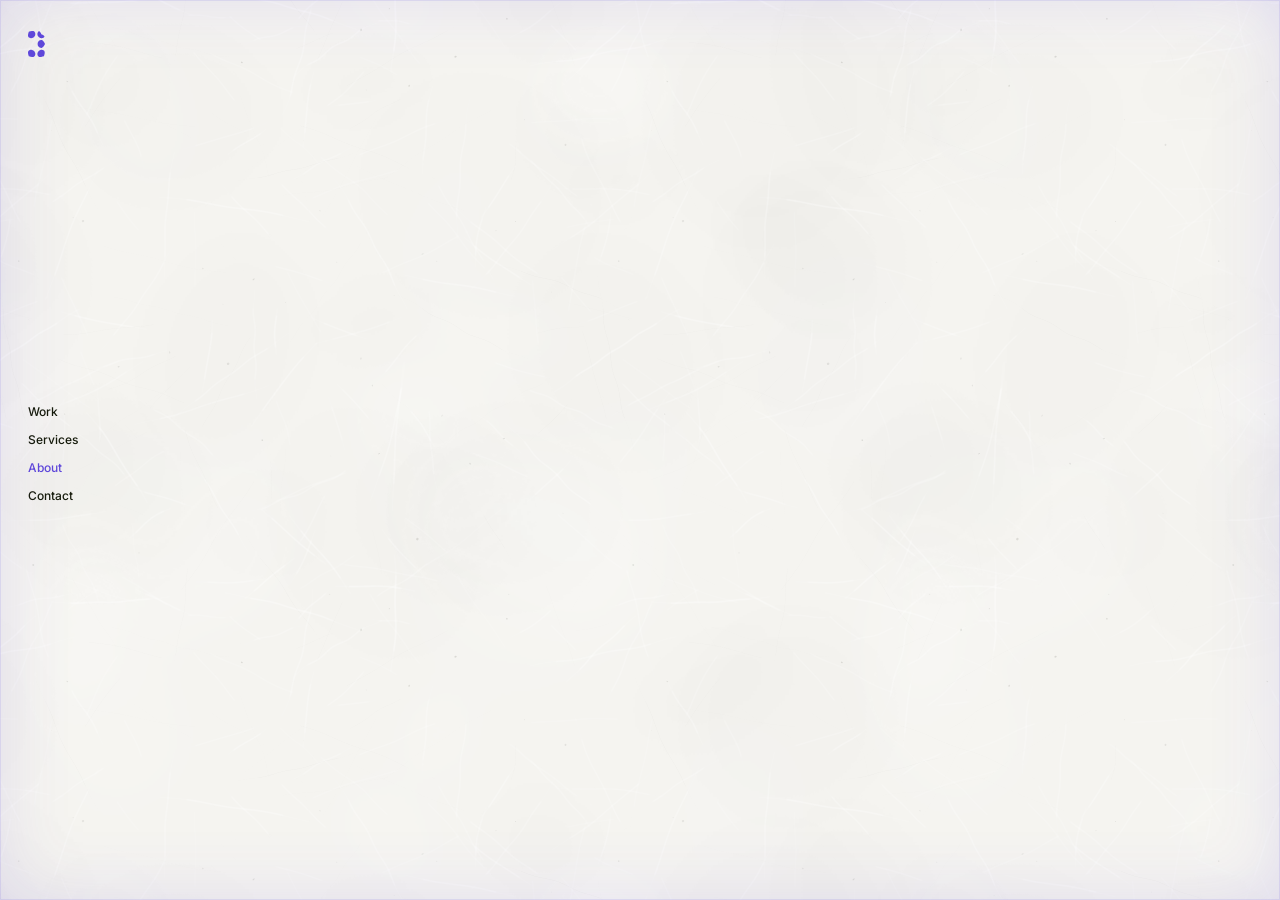
<file: about.html>
<!doctype html>
<html lang="en">
<head>
<meta charset="utf-8">
<meta name="viewport" content="width=device-width, initial-scale=1, viewport-fit=cover">
<title>About · CYStudios</title>
<link rel="icon" type="image/svg+xml" href="assets/logo.svg">
<script src="brand.js"></script>      <!-- PROTOTYPE ONLY: ?brand=dusty tries Dusty violet (brand-dusty.css), ?brand=seal the declined seal (brand-seal.css), ?brand=current goes back -->
<link rel="stylesheet" href="brand-seal.css">
<link rel="stylesheet" href="brand-dusty.css">
<link rel="preconnect" href="https://fonts.googleapis.com">
<link rel="preconnect" href="https://fonts.gstatic.com" crossorigin>
<link href="https://fonts.googleapis.com/css2?family=Inter:opsz,wght@14..32,400..500&display=swap" rel="stylesheet">
<link rel="stylesheet" href="pages.css">
</head>
<body>

<nav class="nav" aria-label="Main">
  <a class="mark" href="index.html" aria-label="CYStudios, home"><img class="logo" src="assets/logo.svg" alt="" width="18" height="26"></a>
  <div class="pages"><a href="index.html?work">Work</a><a href="services.html">Services</a><a href="about.html" aria-current="page">About</a><a class="cta" href="contact.html">Contact</a></div>
</nav>

<!-- Left empty on purpose (2026-11-22): the page is still to be designed. The first draft of it is kept as about-draft.html. -->
<main>
  <h1 class="sr-only">About</h1>
</main>

<script src="pages.js"></script>
</body>
</html>
</file>
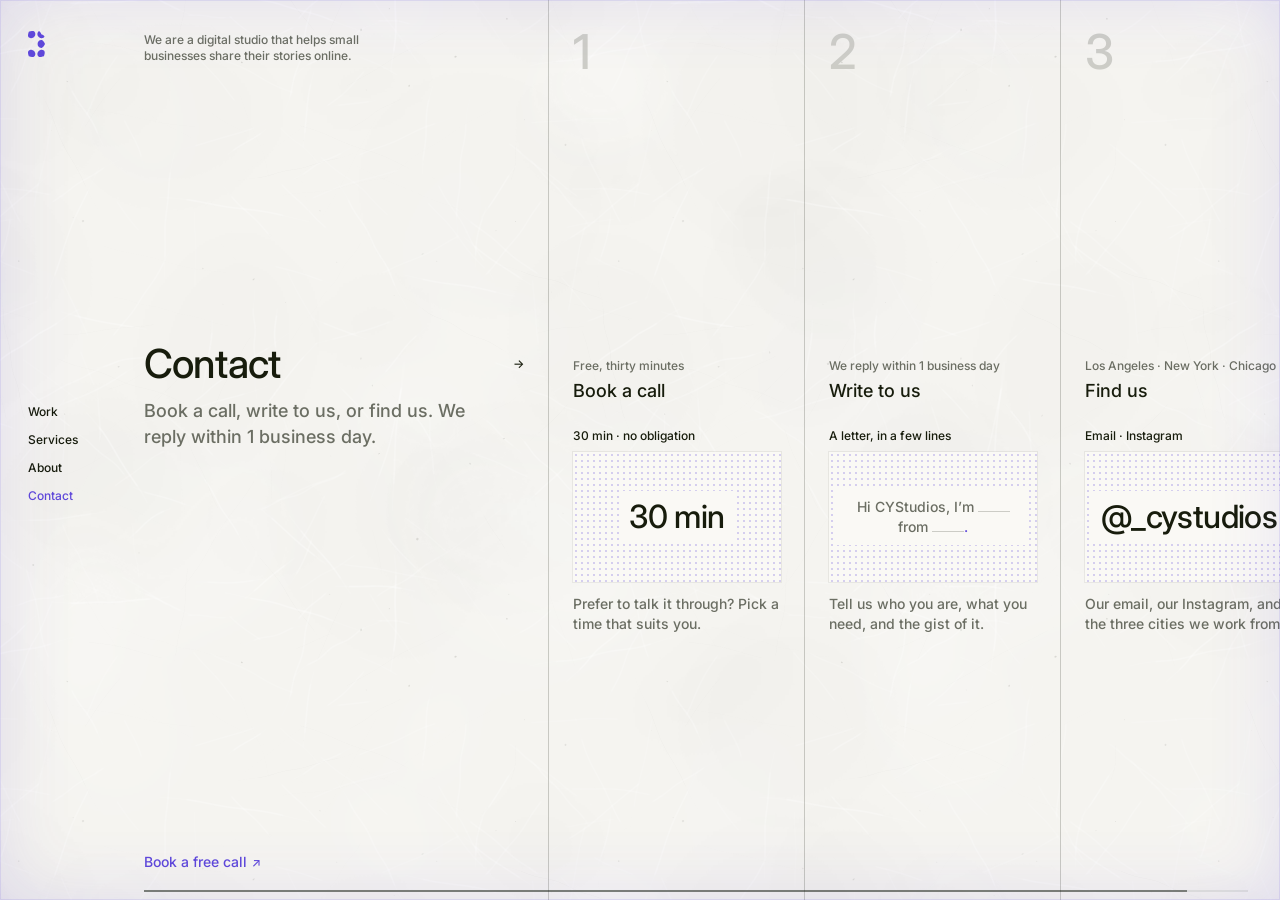
<file: contact.html>
<!doctype html>
<html lang="en">
<head>
<meta charset="utf-8">
<meta name="viewport" content="width=device-width, initial-scale=1, viewport-fit=cover">
<title>Contact · CYStudios</title>
<link rel="icon" type="image/svg+xml" href="assets/logo.svg">
<script src="brand.js"></script>      <!-- PROTOTYPE ONLY: ?brand=dusty tries Dusty violet (brand-dusty.css), ?brand=seal the declined seal (brand-seal.css), ?brand=current goes back -->
<link rel="stylesheet" href="brand-seal.css">
<link rel="stylesheet" href="brand-dusty.css">
<link rel="preconnect" href="https://fonts.googleapis.com">
<link rel="preconnect" href="https://fonts.gstatic.com" crossorigin>
<link href="https://fonts.googleapis.com/css2?family=Inter:opsz,wght@14..32,400..500&display=swap" rel="stylesheet">
<link rel="stylesheet" href="pages.css">
<link rel="stylesheet" href="columns.css">      <!-- the sideways page and its columns, as on Services -->
<style>
  /* Contact (2026-11-25, the user: "we want it to use the same first part of the services template with the header", then direction 1, "Three ways to reach us", with the
     letter inside; the empty page before: before-contact-columns.html; the first draft, a letter with the other ways beside it: contact-draft.html). Our header, as on
     Services, then three columns: 1 Book a call, 2 Write to us, 3 Find us. Pressed, each opens as a Services column does. Write to us opens into the fill-in letter from
     cy-studios.com/contact, two-toned like our sentence on home: the printed words grey, what you write in ink, our violet full stop. The words are the live site's. */

  /* at rest each column's picture is a plate in our dots with what it is about set on it: the length of the call, the letter's first line, our handle */
  .sv-media.plate { position: relative; display: grid; place-items: center; padding: 16px; background: var(--plate) radial-gradient(circle, color-mix(in srgb, var(--accent) 24%, transparent) 0 1px, transparent 1.4px) 0 0 / 6px 6px; box-shadow: 0 0 0 1px rgba(23, 28, 12, .06); }
  .sv-media.plate > * { max-width: 100%; overflow: visible; text-align: center; background: var(--plate); box-shadow: 0 0 0 8px var(--plate); }      /* wraps inside the plate, centred */
  .plate .big { margin: 0; font: 500 32px/36px var(--face); letter-spacing: -.02em; color: var(--ink); }
  .plate .pl-line { margin: 0; font: 500 14px/20px var(--face); color: var(--grey); }
  .plate .pl-line u { text-decoration: none; display: inline-block; width: 32px; border-bottom: 1px solid var(--line); vertical-align: baseline; }
  .plate .pl-line b { font-weight: 500; color: var(--accent); }

  /* the letter */
  .letter { --ll: 40px; margin: 0; font: 500 18px/var(--ll) var(--face); color: var(--ink); }
  .letter p { margin: 0; }
  .letter .grey { color: var(--grey); }
  .letter .stop { color: var(--accent); }
  .letter input { min-width: 64px; margin: 0 2px; padding: 0 2px; font: inherit; color: var(--ink); background: none; border: 0; border-bottom: 1px solid var(--line); border-radius: 0; outline: none; transition: border-color .2s ease; }
  .letter input:focus { border-bottom-color: var(--accent); }
  .letter ::placeholder { color: var(--faint); opacity: 1; }
  .need button { padding: 0 2px; font: inherit; color: var(--faint); background: none; border: 0; cursor: pointer; transition: color .2s ease; }
  .need button[aria-checked="true"] { color: var(--ink); text-decoration: underline; text-decoration-color: var(--accent); text-decoration-thickness: 1px; text-underline-offset: 4px; }
  @media (hover: hover) { .need button:hover { color: var(--ink); } }
  .need i { padding: 0 6px; font-style: normal; color: var(--faint); }
  .letter textarea { display: block; width: 100%; min-height: calc(var(--ll) * 2); margin: 0; padding: 0; resize: none; overflow: hidden; font: inherit; line-height: var(--ll); color: var(--ink); border: 0; border-radius: 0; outline: none; field-sizing: content;
                     background: repeating-linear-gradient(to bottom, transparent 0 calc(var(--ll) - 1px), var(--line) calc(var(--ll) - 1px) var(--ll)); }
  .l-send { display: flex; flex-wrap: wrap; align-items: center; gap: 12px 24px; margin-top: 12px; }
  .l-send .btn .arw { margin-left: 2px; }
  .l-send p { margin: 0; font: 500 14px/20px var(--face); color: var(--grey); }
  .sv-plans .letter { flex: 1 1 auto; min-height: 0; overflow-y: auto; scrollbar-width: none; }
  @media (min-width: 641px) and (max-height: 860px) { .letter { --ll: 36px; font-size: 16px; } .letter textarea { min-height: var(--ll); } }

  /* the call's card, and Find us's cards */
  .sv-deck.one { grid-template-columns: minmax(0, 320px); }
  .sv-card .addr { margin: 4px 0 8px; font: 500 18px/26px var(--face); overflow-wrap: anywhere; }
  .sv-card .note { margin: 0 0 12px; font: 500 12px/16px var(--face); color: var(--grey); }
  .sv-tail { flex: none; width: 32px; border-left: 1px solid var(--line); }      /* the line after the last column */
  @media (max-width: 640px) { .sv-tail { display: none; } }
</style>
</head>
<body class="sv">

<nav class="nav" aria-label="Main">
  <a class="mark" href="index.html" aria-label="CYStudios, home"><img class="logo" src="assets/logo.svg" alt="" width="18" height="26"></a>
  <div class="pages"><a href="index.html?work">Work</a><a href="services.html">Services</a><a href="about.html">About</a><a class="cta" href="contact.html" aria-current="page">Contact</a></div>
</nav>

<main class="sv-view" id="view">
  <div class="sv-track" id="track">

    <section class="sv-intro" aria-label="Contact">
      <p class="sv-blurb">We are a digital studio that helps small businesses share their stories online.</p>
      <div class="sv-lede">
        <h1>Contact</h1>
        <p>Book a call, write to us, or find us. We reply within 1 business day.</p>
      </div>
      <p class="sv-foot"><a class="sv-link" href="https://calendly.com/design-cy-studios/30min?utm_source=website&amp;utm_medium=contact" target="_blank" rel="noopener">Book a free call<span class="arw ne">→</span></a></p>
      <span class="sv-arrow arw" aria-hidden="true">→</span>
    </section>

    <!-- 1. Book a call (cy-studios.com/contact, "Book a call") -->
    <article class="sv-col" id="call" data-more="352">
      <p class="sv-num" aria-hidden="true">1</p>
      <p class="sv-desc">Thirty minutes, no obligation. We look at your current site and socials before we meet, so the time goes to your business.</p>
      <div class="sv-head">
        <p class="sv-when">Free, thirty minutes</p>
        <h2 class="sv-title"><button class="sv-open" type="button" aria-expanded="false" aria-controls="call-plans">Book a call</button></h2>
        <p class="sv-kind">30 min · no obligation</p>
      </div>
      <div class="sv-rest">
        <div class="sv-media plate" aria-hidden="true"><p class="big">30 min</p></div>
        <p class="sv-text">Prefer to talk it through? Pick a time that suits you.</p>
      </div>
      <div class="sv-plans" id="call-plans">
        <div class="sv-deck one">
          <div class="sv-card pick"><h3>A free call</h3><p class="bill">Prefer to talk it through?</p><p class="price">30<small>min</small></p><p class="for">No obligation</p><hr>
            <ul><li>We look at your current site and socials before we meet</li><li>So the time goes to your business</li></ul>
            <a class="go" href="https://calendly.com/design-cy-studios/30min?utm_source=website&amp;utm_medium=contact-call" target="_blank" rel="noopener">Book a free call <span class="arw ne">→</span></a></div>
        </div>
      </div>
    </article>

    <!-- 2. Write to us: the letter (cy-studios.com/contact, its fill-in message) -->
    <article class="sv-col" id="write" data-more="576">
      <p class="sv-num" aria-hidden="true">2</p>
      <p class="sv-desc">Fill in the blanks and send it. It opens as an email to us with your letter in it, and we reply within 1 business day.</p>
      <div class="sv-head">
        <p class="sv-when">We reply within 1 business day</p>
        <h2 class="sv-title"><button class="sv-open" type="button" aria-expanded="false" aria-controls="write-plans">Write to us</button></h2>
        <p class="sv-kind">A letter, in a few lines</p>
      </div>
      <div class="sv-rest">
        <div class="sv-media plate" aria-hidden="true"><p class="pl-line">Hi CYStudios, I’m <u></u> from <u></u><b>.</b></p></div>
        <p class="sv-text">Tell us who you are, what you need, and the gist of it.</p>
      </div>
      <div class="sv-plans" id="write-plans">
        <form class="letter" id="letter" novalidate>
          <p><span class="grey">Hi CYStudios, I’m</span> <input id="name" name="name" placeholder="your name" autocomplete="name" required aria-label="Your name"> <span class="grey">from</span> <input id="biz" name="business" placeholder="your business" autocomplete="organization" aria-label="Your business"><span class="grey">.</span></p>
          <p><span class="grey">What we need:</span> <span class="need" id="need" role="radiogroup" aria-label="What you need"><button type="button" role="radio" aria-checked="false" data-need="website">a website</button><i aria-hidden="true">/</i><button type="button" role="radio" aria-checked="false" data-need="social">social content</button><i aria-hidden="true">/</i><button type="button" role="radio" aria-checked="false" data-need="both">both</button><i aria-hidden="true">/</i><button type="button" role="radio" aria-checked="false" data-need="unsure">not sure yet</button></span><span class="grey">.</span></p>
          <p class="grey">Here’s the gist:</p>
          <textarea id="gist" name="gist" rows="2" placeholder="what you do, and what you’d like help with" aria-label="What you do, and what you’d like help with"></textarea>
          <p><span class="grey">Reach me at</span> <input id="email" name="email" type="email" placeholder="you@business.com" autocomplete="email" required aria-label="Your email"><span class="stop">.</span></p>
          <div class="l-send"><button class="btn" type="submit">Send message <span class="arw ne">→</span></button><p id="sent" aria-live="polite">We reply within 1 business day.</p></div>
        </form>
      </div>
    </article>

    <!-- 3. Find us (cy-studios.com/contact, "Email" and "Instagram"; where we are, as on About) -->
    <article class="sv-col" id="find" data-more="576">
      <p class="sv-num" aria-hidden="true">3</p>
      <p class="sv-desc">We are in Los Angeles, New York and Chicago, and we speak English and Korean. Write to us directly, or follow along on Instagram.</p>
      <div class="sv-head">
        <p class="sv-when">Los Angeles · New York · Chicago</p>
        <h2 class="sv-title"><button class="sv-open" type="button" aria-expanded="false" aria-controls="find-plans">Find us</button></h2>
        <p class="sv-kind">Email · Instagram</p>
      </div>
      <div class="sv-rest">
        <div class="sv-media plate" aria-hidden="true"><p class="big">@_cystudios</p></div>
        <p class="sv-text">Our email, our Instagram, and the three cities we work from.</p>
      </div>
      <div class="sv-plans" id="find-plans">
        <div class="sv-deck">
          <div class="sv-card"><h3>Email</h3><p class="bill">Write to us directly</p><p class="addr">design@cy-studios.com</p><p class="note">We reply within 1 business day.</p><hr><ul></ul>
            <a class="go" href="mailto:design@cy-studios.com">Send an email <span class="arw ne">→</span></a></div>
          <div class="sv-card"><h3>Instagram</h3><p class="bill">Follow along</p><p class="addr">@_cystudios</p><hr><ul></ul>
            <a class="go" href="https://www.instagram.com/_cystudios/" target="_blank" rel="noopener">Open Instagram <span class="arw ne">→</span></a></div>
          <div class="sv-card"><h3>Based in</h3><p class="bill">Where we work from</p><hr>
            <ul><li>Los Angeles</li><li>New York</li><li>Chicago</li><li>English and Korean</li></ul></div>
        </div>
      </div>
    </article>

    <span class="sv-tail" aria-hidden="true"></span>
  </div>
  <div class="sv-where" aria-hidden="true"><i id="where"></i></div>
</main>
<span class="measure" id="measure" aria-hidden="true"></span>

<script src="pages.js"></script>
<script src="columns.js"></script>
<script>
// ---------- the letter (as on cy-studios.com/contact): its blanks as wide as what is written in them, one of four needs picked in the sentence, and sending it
(function letter() {
  const form = $('#letter'), sent = $('#sent'), measure = $('#measure'), q = new URLSearchParams(location.search);
  const fit = (el) => { measure.style.font = getComputedStyle(el).font; measure.textContent = el.value || el.placeholder; el.style.width = `${Math.ceil(measure.getBoundingClientRect().width) + 8}px`; };
  const blanks = $$('.letter input'); blanks.forEach((el) => el.addEventListener('input', () => fit(el)));
  const fitAll = () => blanks.forEach(fit); (document.fonts ? document.fonts.ready : Promise.resolve()).then(fitAll); addEventListener('resize', fitAll);
  const gist = $('#gist'), grow = () => { if (CSS.supports('field-sizing', 'content')) return; gist.style.height = 'auto'; gist.style.height = `${gist.scrollHeight}px`; };      // the gist grows as you write
  gist.addEventListener('input', grow);
  const needs = $$('.need button'); let need = '';
  const choose = (id) => { need = need === id ? '' : id; needs.forEach((b) => b.setAttribute('aria-checked', b.dataset.need === need)); };
  needs.forEach((b) => b.addEventListener('click', () => choose(b.dataset.need)));
  if (q.get('need')) { choose(q.get('need')); }      // arriving with a need already chosen (?need=website), the letter opens with it
  if (q.has('need') || q.has('write')) requestAnimationFrame(() => $('#write .sv-open').click());
  // Sending. With no form service behind this prototype, it opens your own email with the letter written out, addressed to us.
  form.addEventListener('submit', (e) => {
    e.preventDefault();
    const name = $('#name'), email = $('#email');
    if (!name.value.trim()) { name.focus(); sent.textContent = 'Your name goes in the first line.'; return; }
    if (!email.checkValidity() || !email.value.trim()) { email.focus(); sent.textContent = 'An email address goes in the last line, so we can write back.'; return; }
    const b = $('#biz').value.trim(), label = { website: 'a website', social: 'social content', both: 'both', unsure: 'not sure yet' }[need];
    const body = [`Hi CYStudios, I’m ${name.value.trim()}${b ? ` from ${b}` : ''}.`, label ? `What we need: ${label}.` : '', gist.value.trim() ? `Here’s the gist: ${gist.value.trim()}` : '', `Reach me at ${email.value.trim()}.`].filter(Boolean).join('\n\n');
    location.href = `mailto:design@cy-studios.com?subject=${encodeURIComponent(`Hello from ${b || name.value.trim()}`)}&body=${encodeURIComponent(body)}`;
    sent.textContent = 'Your email should open with this letter in it. Send it from there, and we reply within 1 business day.';
  });
})();
</script>
</body>
</html>
</file>
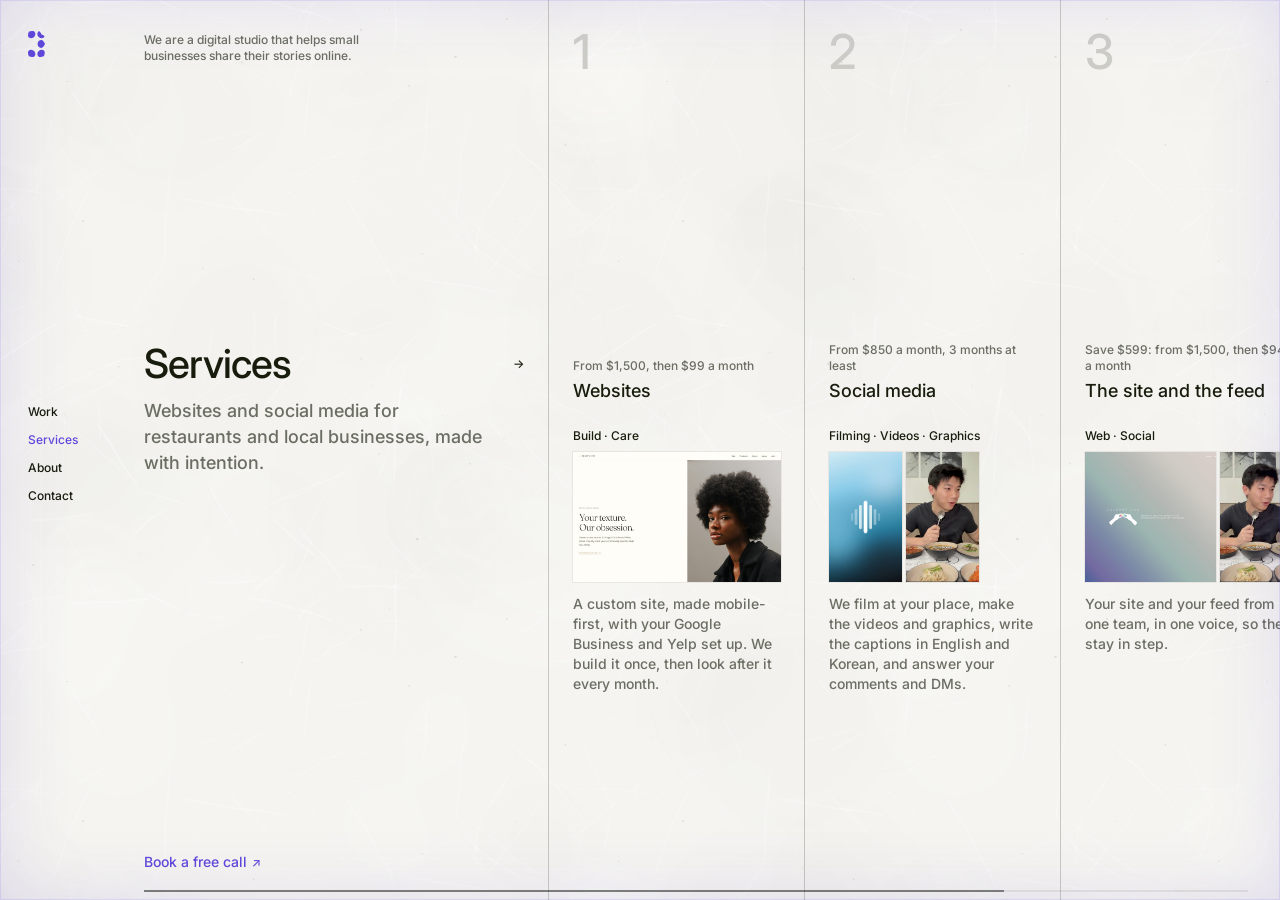
<file: services.html>
<!doctype html>
<html lang="en">
<head>
<meta charset="utf-8">
<meta name="viewport" content="width=device-width, initial-scale=1, viewport-fit=cover">
<title>Services · CYStudios</title>
<link rel="icon" type="image/svg+xml" href="assets/logo.svg">
<script src="brand.js"></script>      <!-- PROTOTYPE ONLY: ?brand=dusty tries Dusty violet (brand-dusty.css), ?brand=seal the declined seal (brand-seal.css), ?brand=current goes back -->
<link rel="stylesheet" href="brand-seal.css">
<link rel="stylesheet" href="brand-dusty.css">
<link rel="preconnect" href="https://fonts.googleapis.com">
<link rel="preconnect" href="https://fonts.gstatic.com" crossorigin>
<link href="https://fonts.googleapis.com/css2?family=Inter:opsz,wght@14..32,400..500&display=swap" rel="stylesheet">
<link rel="stylesheet" href="pages.css">
<link rel="stylesheet" href="columns.css">      <!-- the sideways page and its columns, shared with Contact -->
</head>
<body class="sv">

<nav class="nav" aria-label="Main">
  <a class="mark" href="index.html" aria-label="CYStudios, home"><img class="logo" src="assets/logo.svg" alt="" width="18" height="26"></a>
  <div class="pages"><a href="index.html?work">Work</a><a href="services.html" aria-current="page">Services</a><a href="about.html">About</a><a class="cta" href="contact.html">Contact</a></div>
</nav>

<main class="sv-view" id="view">
  <div class="sv-track" id="track">

    <section class="sv-intro" aria-label="Services">
      <p class="sv-blurb">We are a digital studio that helps small businesses share their stories online.</p>
      <div class="sv-lede">
        <h1>Services</h1>
        <p>Websites and social media for restaurants and local businesses, made with intention.</p>
      </div>
      <p class="sv-foot"><a class="sv-link" href="https://calendly.com/design-cy-studios/30min?utm_source=website&amp;utm_medium=services" target="_blank" rel="noopener">Book a free call<span class="arw ne">→</span></a></p>
      <span class="sv-arrow arw" aria-hidden="true">→</span>
    </section>

    <!-- 1. Websites (cy-studios.com/services, "Website") -->
    <article class="sv-col" id="websites" data-more="576">
      <p class="sv-num" aria-hidden="true">1</p>
      <p class="sv-desc">A custom site, made mobile-first, with your Google Business and Yelp set up. Every site comes with Care, $99 a month: hosting, your domain, security and 3 edits a month. Care+, $179, adds your business profiles. Pay yearly, get 2 months free.</p>
      <div class="sv-head">
        <p class="sv-when">From $1,500, then $99 a month</p>
        <h2 class="sv-title"><button class="sv-open" type="button" aria-expanded="false" aria-controls="websites-plans">Websites</button></h2>
        <p class="sv-kind">Build · Care</p>
      </div>
      <div class="sv-rest">
        <div class="sv-media" data-one-site></div>
        <p class="sv-text">A custom site, made mobile-first, with your Google Business and Yelp set up. We build it once, then look after it every month.</p>
      </div>
      <div class="sv-plans" id="websites-plans">
        <div class="sv-deck">
          <div class="sv-card"><h3>Launch</h3><p class="bill">The build, paid once</p><p class="price">$1,500</p><p class="for">Up to 5 pages</p><hr>
            <ul><li>Up to 5 pages, custom</li><li>Mobile-first</li><li>Google Business and Yelp setup</li><li>2 revision rounds</li><li>2-week delivery</li></ul>
            <a class="go" href="https://calendly.com/design-cy-studios/30min?utm_source=website&amp;utm_medium=services-launch" target="_blank" rel="noopener">Book a free call <span class="arw ne">→</span></a></div>
          <div class="sv-card pick"><h3>Growth</h3><span class="tag">Popular</span><p class="bill">The build, paid once</p><p class="price">$2,200</p><p class="for">With online ordering</p><hr>
            <ul><li>Everything in Launch</li><li>Up to 8 pages</li><li>Online ordering (Toast, Square, ChowNow)</li><li>Professional email setup</li><li>3 revision rounds</li></ul>
            <a class="go" href="https://calendly.com/design-cy-studios/30min?utm_source=website&amp;utm_medium=services-growth" target="_blank" rel="noopener">Book a free call <span class="arw ne">→</span></a></div>
          <div class="sv-card"><h3>Signature</h3><p class="bill">The build, paid once</p><p class="price">$3,000</p><p class="for">Fully bilingual</p><hr>
            <ul><li>Everything in Growth</li><li>Bilingual copywriting, English and Korean</li><li>Ordering and delivery-app sync</li><li>Naver listing setup</li><li>30 days of support after launch</li></ul>
            <a class="go" href="https://calendly.com/design-cy-studios/30min?utm_source=website&amp;utm_medium=services-signature" target="_blank" rel="noopener">Book a free call <span class="arw ne">→</span></a></div>
        </div>
        <p class="sv-extra">Need more? Extra page $150 · Naver listing $200 · Google Workspace $75 · Rush delivery +25%. The build is paid once: half at the start, the rest at launch.</p>
      </div>
    </article>

    <!-- 2. Social media (cy-studios.com/services, "Social") -->
    <article class="sv-col" id="social" data-more="576">
      <p class="sv-num" aria-hidden="true">2</p>
      <p class="sv-desc">We film at your place, make the videos and graphics, write the captions in English and Korean, and answer your comments and DMs. Setup, $500 once: a brand template kit, your profiles, a voice guide, a shot list and your first content calendar.</p>
      <div class="sv-head">
        <p class="sv-when">From $850 a month, 3 months at least</p>
        <h2 class="sv-title"><button class="sv-open" type="button" aria-expanded="false" aria-controls="social-plans">Social media</button></h2>
        <p class="sv-kind">Filming · Videos · Graphics</p>
      </div>
      <div class="sv-rest">
        <div class="sv-media" data-reels="2"></div>
        <p class="sv-text">We film at your place, make the videos and graphics, write the captions in English and Korean, and answer your comments and DMs.</p>
      </div>
      <div class="sv-plans" id="social-plans">
        <div class="sv-deck">
          <div class="sv-card"><h3>Lite</h3><p class="bill">Every month</p><p class="price">$850<small>/ month</small></p><p class="for">1 shoot and 8 videos a month</p><hr>
            <ul><li>1 on-site shoot a month</li><li>8 videos for TikTok and Reels</li><li>4 graphics</li><li>Captions in English and Korean</li><li>Comments and DMs answered 3 times a week</li></ul>
            <a class="go" href="https://calendly.com/design-cy-studios/30min?utm_source=website&amp;utm_medium=services-lite" target="_blank" rel="noopener">Book a free call <span class="arw ne">→</span></a></div>
          <div class="sv-card"><h3>Pro</h3><p class="bill">Every month</p><p class="price">$1,500<small>/ month</small></p><p class="for">2 shoots and 16 videos a month</p><hr>
            <ul><li>2 on-site shoots a month</li><li>16 videos for TikTok and Reels</li><li>8 graphics</li><li>Comments and DMs answered every weekday</li><li>A strategy call every month</li></ul>
            <a class="go" href="https://calendly.com/design-cy-studios/30min?utm_source=website&amp;utm_medium=services-pro" target="_blank" rel="noopener">Book a free call <span class="arw ne">→</span></a></div>
          <div class="sv-card"><h3>Content Day</h3><p class="bill">Not sure yet? Once</p><p class="price">$600</p><p class="for">One shoot, to try us</p><hr>
            <ul><li>One shoot</li><li>6 videos</li><li>$300 of it goes toward Setup if you stay on</li><li>Ask us about it on your call</li></ul>
            <a class="go" href="https://calendly.com/design-cy-studios/30min?utm_source=website&amp;utm_medium=services-content-day" target="_blank" rel="noopener">Book a free call <span class="arw ne">→</span></a></div>
        </div>
        <p class="sv-extra">Need more? Extra video $125 · Extra carousel $75 · Motion graphic $150 · Extra shoot $300. Three months at least, then month to month. One revision on each piece, and 48 hours to approve it.</p>
      </div>
    </article>

    <!-- 3. Both (cy-studios.com/services, "Site + Feed") -->
    <article class="sv-col" id="both" data-more="576">
      <p class="sv-num" aria-hidden="true">3</p>
      <p class="sv-desc">Your site and your feed from one team, in one voice, so they stay in step. Together you save $599: the social Setup is waived, and your first month of Care is free.</p>
      <div class="sv-head">
        <p class="sv-when">Save $599: from $1,500, then $949 a month</p>
        <h2 class="sv-title"><button class="sv-open" type="button" aria-expanded="false" aria-controls="both-plans">The site and the feed</button></h2>
        <p class="sv-kind">Web · Social</p>
      </div>
      <div class="sv-rest">
        <div class="sv-media" data-one-site data-reels="1"></div>
        <p class="sv-text">Your site and your feed from one team, in one voice, so they stay in step.</p>
      </div>
      <div class="sv-plans" id="both-plans">
        <div class="sv-deck">
          <div class="sv-card"><h3>The site</h3><p class="bill">Pick any build</p><p class="price"><small class="pre">from</small>$1,500</p><p class="for">Care included</p><hr>
            <ul><li>Launch $1,500, up to 5 pages</li><li>Growth $2,200, with online ordering</li><li>Signature $3,000, fully bilingual</li><li>Care at $99 a month included</li></ul>
            <a class="go" href="https://calendly.com/design-cy-studios/30min?utm_source=website&amp;utm_medium=services-both-site" target="_blank" rel="noopener">Book a free call <span class="arw ne">→</span></a></div>
          <div class="sv-card"><h3>The feed</h3><p class="bill">Pick any plan</p><p class="price"><small class="pre">from</small>$850<small>/ month</small></p><p class="for">Posting and engagement handled</p><hr>
            <ul><li>Lite $850 a month, 1 shoot and 8 videos</li><li>Pro $1,500 a month, 2 shoots and 16 videos</li><li>Captions in English and Korean</li><li>Posting and engagement handled</li></ul>
            <a class="go" href="https://calendly.com/design-cy-studios/30min?utm_source=website&amp;utm_medium=services-both-feed" target="_blank" rel="noopener">Book a free call <span class="arw ne">→</span></a></div>
          <div class="sv-card pick"><h3>Together</h3><p class="bill">The site and the feed</p><p class="price"><small class="pre">save</small>$599</p><p class="for">From $1,500, then $949 a month</p><hr>
            <ul><li>Social Setup waived, −$500</li><li>Your first month of Care free, −$99</li><li>One team and one voice, so the site and the feed stay in step</li></ul>
            <a class="go" href="https://calendly.com/design-cy-studios/30min?utm_source=website&amp;utm_medium=services-both" target="_blank" rel="noopener">Book a free call <span class="arw ne">→</span></a></div>
        </div>
        <p class="sv-extra">Need more? Extra page $150 · Extra video $125 · Extra carousel $75 · Rush delivery +25%. Half the build and the first social month are paid at the start.</p>
      </div>
    </article>

    <!-- the end: the free call -->
    <section class="sv-end" aria-labelledby="t-call">
      <div class="sv-head">
        <p class="sv-when">Not sure where to start?</p>
        <h2 class="sv-title" id="t-call">Start with a free call</h2>
        <p class="sv-kind">Thirty minutes</p>
        <p class="sv-text">Also available: a Content Day, one shoot and 6 videos for $600. Ask us about it on your call.</p>
        <a class="btn" href="https://calendly.com/design-cy-studios/30min?utm_source=website&amp;utm_medium=services-end" target="_blank" rel="noopener">Book a free call <span class="arw ne">→</span></a>
      </div>
    </section>

  </div>
  <div class="sv-where" aria-hidden="true"><i id="where"></i></div>
</main>

<script src="pages.js"></script>
<script src="columns.js"></script>
</body>
</html>
</file>
<file: brand-seal.css>
/* PROTOTYPE ONLY (2026-11-24): the "seal on hanji" brand, being tried before it is final. It applies only while brand.js has set <html data-brand="seal">
   (?brand=seal; ?brand=current turns it off). Every page links this file; without the switch it changes nothing.

   The idea: in Korea you put your seal (도장) on what you have made. Our five petals are the studio's seal, cut out of a round red seal and pressed on hanji,
   the paper we tell stories on. So the red marks where we sign: the seal in the bar, Contact, the full stop after our own sentence. Never a client's work.

   Colour: paper, ink and one seal red, a deeper cinnabar than the kit's persimmon. Paper words on it read 4.7 to 1; ink would not (3.4). Violet steps back.
   Type: the sentence is set in Hahmlet, a Korean-designed serif, so "We are CYStudios." reads as the first line of a story. Everything else stays in Inter, at the same even sizes. */

html[data-brand="seal"] {
  --accent: #C8372D;            /* seal red (인주, the red paste a seal is pressed in) */
  --accent-light: #F2998D;      /* the red lightened, for the full stop over a dark site and focus rings on the ink bar: 8 to 1 on ink */
  --on-accent: var(--page);
  --wash: #F6E1DC;              /* selected text */
  --bar-violet: var(--accent);  /* the bar's badge and Contact: one flat red, no gradient (a seal's red is one colour) */
  --display: "Hahmlet", Georgia, "Times New Roman", serif;
}
html[data-brand="seal"] body { --bar-violet: var(--accent); --accent-light: #F2998D; --who: var(--accent); }      /* home sets these on the body, so they are set there too */

/* the seal in the bar: the round impression itself, not a coloured circle with the petals on it */
html[data-brand="seal"] .nav .mark { background: url(assets/seal.svg) center / 100% 100% no-repeat; }
html[data-brand="seal"] .nav .mark .logo { visibility: hidden; }

/* the sentence, on home and on the other pages: the line, the words measured for it, and the wall's opening line */
html[data-brand="seal"] .line, html[data-brand="seal"] .measure, html[data-brand="seal"] .wall .intro .lede { font-family: var(--display); }

/* the empty frame at the end of the wall, printed in our dots: they take our colour, as everything of ours does */
html[data-brand="seal"] .art .canvas { background: #FAF9F5 radial-gradient(circle, rgba(200, 55, 45, .2) 0 1.1px, transparent 1.5px) 0 0 / 7px 7px; }
</file>
<file: brand-dusty.css>
/* PROTOTYPE ONLY (2026-11-24): Dusty violet, being tried across the site. It applies only while brand.js has set <html data-brand="dusty">
   (?brand=dusty; ?brand=current goes back to "As it is", which this file never touches). Every page links this file; without the switch it changes nothing.

   From the palette explorer, after the colour research: our violet, faded. Lower saturation reads as more nostalgic, and the cooler tones of people
   (slate blue, dusty violet, soft green) as calm and trust. The olive ink becomes a violet-black, so the words and the accent are one family.

   Ground #F3F2EF        the page, under the hanji fibres
   Ink #1B1A22           every word: 15.4 to 1 on the ground
   Accent #5E5290        ours alone: Contact, the badge, the full stop, links. Paper words on it read 6.1 to 1 (ink would not)
   Slate blue #7088A6    a supporting colour, never a button or a link. On the site: pictures still to come (the empty frame at the end of the wall,
                         the team plates on About), printed in our dots. Ink words on it 4.7 to 1; paper words would not read (3.3)
   Soft green #9DB39A    a supporting colour for our posts and client reports, not used on the site yet. Ink words on it 7.7 to 1; never paper (2.0)
   Where the supporting colours could go, with examples to test: dusty-violet.html */

html[data-brand="dusty"] {
  --page: #F3F2EF; --ink: #1B1A22; --accent: #5E5290; --on-accent: var(--page);
  --accent-light: #BDB6EA;      /* the accent lightened, for the full stop over a dark site and focus rings on the bar: 9 to 1 on ink */
  --wash: #E4E2F7;              /* selected text */
  --line: rgba(27, 26, 34, .2);
  --slate: #7088A6; --green: #9DB39A;
  --plate-ink: var(--slate);    /* pictures still to come are printed in slate blue */
  --bar-violet: var(--accent);  /* the badge and Contact: flat dusty violet (the explorer's Gradient button shows the other way) */
}
html[data-brand="dusty"] body { --bar-violet: var(--accent); --accent-light: #BDB6EA; }      /* home sets these on the body, so they are set there too */

/* the empty frame at the end of the wall ("Your story / Next on the wall"): a picture still to come, so slate blue dots */
html[data-brand="dusty"] .art .canvas { background: color-mix(in srgb, var(--page) 50%, #fff) radial-gradient(circle, color-mix(in srgb, var(--slate) 42%, transparent) 0 1.1px, transparent 1.5px) 0 0 / 7px 7px; }
</file>
<file: pages.css>
/* CYStudios: what the Services, About and Contact pages share with the home page (index.html).
   One face, one size for everything you read, two strengths (full ink, and the 62% grey that "This is" uses on home), and one periwinkle: the full stop, and anything that reaches us.
   Sharp rectangles, the same frosted bar, and the print dots. */

@view-transition { navigation: auto; }      /* going between pages, the bar stays where it is and the rest of the page fades across */
::view-transition-old(root), ::view-transition-new(root) { animation-duration: .35s; }

:root {
  --page: #F5F4F0; --ink: #171C0C; --accent: #5F48DA; --accent-light: #A79AEB; --on-accent: var(--page); --wash: #ECE9FB;      /* our violet (periwinkle before it: before-violet-pages.css). Words on it are paper: 5.6 to 1 (ink would be 2.8) */
  --line: rgba(23, 28, 12, .2);
  --bar-violet: linear-gradient(180deg, #4C49CB, #7168A1);      /* the badge and Contact in the bar, as on home (paper badge and solid violet Contact before: before-gradient-bar-pages.css) */
  --grey: color-mix(in srgb, var(--ink) 62%, var(--page));       /* the step-back strength, the same as "We are" / "This is" on the home page */
  --faint: color-mix(in srgb, var(--ink) 42%, var(--page));      /* what is not yet chosen, and what you have not typed yet */
  --face: "Inter", "Helvetica Neue", Helvetica, Arial, sans-serif;      /* from Google Fonts (linked in each page). Kept before it: General Sans in before-inter-pages.css, Author in before-general-pages.css, Satoshi in before-author-pages.css, Instrument Sans in before-satoshi-pages.css, Atkinson Hyperlegible Next in before-instrument-pages.css, Schibsted Grotesk in before-atkinson-pages.css, Inter Tight in before-schibsted-pages.css */
  --fs: 16px; --lh: calc(var(--fs) + 2px);                       /* every type size is an even number of pixels, each the Inter Tight size rounded down: 18 or 16 for what you read, 16 for the buttons, 14 for the bar and small notes */
  --m: clamp(16px, round(5vw, 4px), 72px);                                    /* the page's side margin */
  --edge: 28px; --edge-b: 28px; --top: 24px;
  --bar: rgba(245, 244, 240, .82); --bar-ink: var(--ink); --bar-blur: blur(20px) saturate(1.5);      /* words pass under the bar here, so its glass is less clear than on home */
  --bar-h: 70px;                                                  /* where the bar ends; the script measures it */
}
@media (min-width: 1000px) { :root { --fs: 18px; } }            /* a wide window: one step larger, as on home */
@media (max-width: 640px) { :root { --fs: 18px; --edge: 16px; --edge-b: max(16px, env(safe-area-inset-bottom)); --top: max(14px, env(safe-area-inset-top)); } }

* { box-sizing: border-box; }
html { background: url(assets/hanji.png) 0 0 / 600px 600px, url(assets/hanji-cloud.png) 0 0 / 840px 840px var(--page); scroll-padding-top: calc(var(--bar-h) + 16px); }      /* hanji, as on home (the dust-fleck grain before: before-hanji-pages.css) */
body { margin: 0; font: 500 var(--fs)/calc(var(--fs) + 8px) var(--face); font-variant-numeric: lining-nums; color: var(--ink); -webkit-font-smoothing: antialiased; text-rendering: optimizeLegibility; }
a { color: inherit; }
p, ul, ol, h1, h2, h3 { margin: 0; }
h1, h2, h3 { font: inherit; }
:focus-visible { outline: 2px solid var(--accent); outline-offset: 4px; }
::selection { background: var(--wash); }      /* the violet wash from the brand kit */
.sr-only { position: absolute; width: 1px; height: 1px; margin: -1px; overflow: hidden; clip-path: inset(50%); white-space: nowrap; }
.grey { color: var(--grey); }
.stop { color: var(--accent); }

/* The soft violet edge, as on home (2026-11-25, the user: "can we apply the glow to the entire site please"; on home alone before: before-glow-pages.css): the window's edges
   glow gently from inside in our violet, over everything and in the way of nothing. These pages are all our own paper, so it is always on here. */
body::after { content: ''; position: fixed; inset: 0; z-index: 9; pointer-events: none;
              box-shadow: inset 0 0 0 1px color-mix(in srgb, var(--accent) 12%, transparent), inset 0 0 96px -32px color-mix(in srgb, var(--accent) 26%, transparent); }

/* ---------- the top of the page: no bar, as on home (2026-11-24; the ink bar is in before-no-bar-pages.css). Our violet logo and our pages on the page itself, centred,
   ink words and Contact in our violet. The page you are on stays turned, in our violet (see below). These pages scroll under it, so a soft fade of paper sits behind it. */
.nav { position: fixed; left: 50%; bottom: var(--edge-b); transform: translateX(-50%); z-index: 8;      /* at the foot, as on home (at the top before: before-bottom-nav-pages.css) */
        display: flex; align-items: center; gap: 2px; height: 40px; padding: 4px; view-transition-name: bar;
       color: var(--ink); font: 500 12px/1 var(--face); white-space: nowrap; max-width: calc(100% - var(--edge) * 2); }
body::before { content: ''; position: fixed; z-index: 7; left: 0; right: 0; bottom: 0; height: calc(var(--bar-b, 68px) + 44px); pointer-events: none;
               background: var(--page); -webkit-mask-image: linear-gradient(transparent, #000 44px); mask-image: linear-gradient(transparent, #000 44px); }      /* the words passing under the foot fade away before they reach it */
body { padding-bottom: calc(var(--bar-b, 68px) + 8px); }      /* so the end of the page can come up above the words */
.nav .mark { flex: none; display: grid; place-items: center; width: 32px; height: 32px; margin-right: 6px; text-decoration: none; }
.logo { display: block; width: auto; height: 26px; }      /* our logo: five petal-shaped print dots, in our violet (assets/logo.svg). 26px tall since 2026-11-24 (22px before: before-logo-size-pages.css) */
.nav .pages { display: flex; align-items: center; gap: 2px; }
.nav .pages a, .nav .cta { display: flex; align-items: center; height: 32px; padding: 0 12px; text-decoration: none; }
.nav .cta { margin-left: 6px; }
.nav .mark { color: var(--accent); }      /* our logo rests in our violet (it is drawn in its link's colour) and turns ink when you point at it. Contact is ink, as our other pages are (2026-11-25; violet before: before-black-contact-pages.css) */
/* The menu's hover (2026-11-25, after the user's reference, sensitive.work). A page's name rolls up: the word slides out at the top as its copy slides in from below,
   in half a second, easing out, and it turns our violet as it goes; Contact too, since it rests in ink like the rest (2026-11-25). Our logo rests in our violet and turns the words' own colour when you point at it (ink on paper, paper over a client's site), then back.
   (Underlined on pointing, a turning logo, and a violet logo and Contact at rest, before: before-nav-hover.html.) The script adds the copy, and the logo is drawn in the
   words' colour (a mask of assets/logo.svg) so that it can change colour with them. On a touch screen there is no pointing, so none of this happens. */
.nav .rw { display: inline-grid; overflow: hidden; padding: 4px 14px; margin: -4px -14px; line-height: 16px; }      /* clipped close to the line, as in the reference, with a little room so the soft halo round the letters is not cut hard */
.nav .rw > span { grid-area: 1 / 1; transition: transform .5s cubic-bezier(0, 0, .2, 1); }
.nav .rw > span + span { transform: translateY(calc(100% + 6px)); }      /* the copy waits below, out of sight */
.nav .logo { display: block; width: calc(26px * 223.27 / 348.24); height: 26px; background-color: currentColor;
             -webkit-mask: url(assets/logo.svg) center / contain no-repeat; mask: url(assets/logo.svg) center / contain no-repeat; }      /* 26px tall, as before */
.nav .pages a, .nav .cta, .nav .mark { transition: color .5s cubic-bezier(0, 0, .2, 1), text-decoration-color .2s ease; }
@media (hover: hover) {
  .nav .pages a:hover .rw > span:first-child { transform: translateY(calc(-100% - 6px)); }
  .nav .pages a:hover .rw > span + span { transform: none; }
  .nav .pages a:hover { color: var(--accent); }
  .nav .mark:hover { color: var(--ink); }      /* the logo turns ink; Contact rolls and turns violet as our other pages do */
}
@media (prefers-reduced-motion: reduce) { .nav .pages a:hover .rw > span:first-child { transform: none; } .nav .pages a:hover .rw > span + span { transform: translateY(calc(100% + 6px)); } }      /* no roll, only the colour */
/* The page you are on (2026-11-25, the user: "the selected state for the nav bar should be them turning (the current animation) and becoming the violet not underlined"):
   its name stays turned, the copy in place, as it is while you point at it, in our violet, with no underline. It turns into place a moment after the page opens, so the turn
   is seen (pages.js adds .on). Without the script there is no copy to turn, and the violet alone says it. With less motion asked for, only the colour.
   (Underlined before: before-selected-roll-pages.css.) */
.nav .pages a.on, html:not(.js) .nav .pages a[aria-current="page"] { color: var(--accent); }
.nav .pages a.on .rw > span:first-child { transform: translateY(calc(-100% - 6px)); }
.nav .pages a.on .rw > span + span { transform: none; }
@media (prefers-reduced-motion: reduce) { .nav .pages a.on .rw > span:first-child { transform: none; } .nav .pages a.on .rw > span + span { transform: translateY(calc(100% + 6px)); } }
.nav :focus-visible { outline: 2px solid var(--accent); outline-offset: 2px; }
/* on a wide window the words stand down the left side, as on home: our logo at the top, our pages in the middle, Contact at the foot (before-side-nav-pages.css).
   The page moves over to make room for them, and nothing passes under them, so the fade at the foot is not needed there. */
@media (min-width: 901px) {
  .nav { left: var(--edge); top: var(--top); bottom: var(--edge-b); transform: none; height: auto; max-width: none; padding: 0; gap: 0;
         flex-direction: column; align-items: flex-start; justify-content: space-between; }
  .nav .mark { width: auto; height: 40px; margin: 0; place-items: center start; }
  .nav .pages { flex-direction: column; align-items: flex-start; gap: 0; }
  .nav .pages a, .nav .cta { height: 28px; padding: 0; margin: 0; }
  .nav::after { content: ''; flex: none; height: 28px; }      /* Contact stands under About now (2026-11-25; at the foot before: before-contact-move-pages.css): this space, as tall as it was, keeps our pages in the middle */
  body { padding-left: 112px; padding-bottom: 0; }
  body::before { display: none; }
}
@media (max-width: 640px) { .nav .mark { margin-right: 4px; } .nav .pages a { padding: 0 8px; } .nav .cta { margin-left: 4px; padding: 0 14px; } }      /* a phone: a little less room round the words, so the whole bar fits on one row */
@media (max-width: 370px) { .nav .mark { margin-right: 0; } .nav .pages a { padding: 0 6px; } .nav .cta { margin-left: 2px; padding: 0 10px; } }
@media (max-width: 340px) { .nav .mark { margin-right: 0; } .nav .pages a { padding: 0 4px; } .nav .cta { margin-left: 2px; padding: 0 8px; } }      /* the narrowest phones */

/* ---------- buttons: square, like everything else on the page */
/* One arrow everywhere (2026-11-25, the user: "I like the our story arrow. can we use that for all arrows"): Inter's own → at 12px, turned for the other ways
   (up, down, up and to the right), so every arrow on the site is the same shape and the same size, whatever the words beside it. */
.arw { display: inline-block; font: 500 12px/1 var(--face); font-style: normal; }
.arw.up { rotate: -90deg; } .arw.down { rotate: 90deg; } .arw.ne { rotate: -45deg; }
.btn { display: inline-flex; align-items: center; justify-content: center; gap: 10px; min-height: 48px; padding: 0 22px; border: 0; font: 500 16px/1 var(--face); text-decoration: none; cursor: pointer; white-space: nowrap;
       background: var(--accent); color: var(--on-accent); transition: filter .2s ease, transform .2s ease; }      /* paper words: they read on our violet at 5.6 to 1 */
.btn:hover { filter: brightness(1.1); }
.btn:active { transform: translateY(1px); }
.quiet { text-decoration: underline; text-decoration-color: var(--line); text-underline-offset: 4px; transition: text-decoration-color .2s ease; }
.quiet:hover { text-decoration-color: currentColor; }

/* ---------- the spread: the sentence on the left, held on the middle line while the page goes by beside it, and the page on the right.
   The sentence is the page's heading: as each part of the page comes past the middle line, its words turn on the wheel, the way the names do on home. */
.spread { display: grid; grid-template-columns: var(--sent-w, 380px) minmax(0, 1fr); column-gap: clamp(40px, round(5vw, 4px), 96px); padding: 0 var(--m); }
.spread.with-ticket { grid-template-columns: var(--sent-w, 380px) minmax(0, 1fr) 288px; }
.say-col { position: sticky; top: 0; height: 100vh; height: 100svh; align-self: start; }
.line { position: absolute; left: 0; top: 50%; height: 0; font: 500 var(--fs)/var(--lh) var(--face); white-space: nowrap; }
.line > * { position: absolute; top: calc(var(--lh) * -.5); height: var(--lh); margin: 0; }
.lead { left: 0; color: var(--grey); }
.lead .say { position: absolute; right: 0; top: 0; height: var(--lh); transform-origin: 100% 50%; white-space: nowrap; will-change: transform, opacity; }
.roll { left: 0; }
.roll .name { position: absolute; left: 0; top: 0; height: var(--lh); transform-origin: 0 50%; padding: 0; margin: 0; border: 0; background: none; font: inherit; color: inherit; cursor: pointer; white-space: nowrap; will-change: transform, opacity; }
.roll .name::before { content: ''; position: absolute; inset: -4px -14px; }
.tail { left: 0; will-change: transform; color: var(--accent); }
.measure { position: absolute; visibility: hidden; left: -9999px; top: 0; font: 500 var(--fs)/var(--lh) var(--face); white-space: nowrap; }

.story { min-width: 0; }
/* each part is at least a screen tall and sits round the middle line, where its sentence is; a long part simply runs on past it */
.part { min-height: 100vh; min-height: 100svh; display: flex; flex-direction: column; justify-content: center; padding: max(round(14vh, 4px), calc(var(--bar-h) + 48px)) 0 round(10vh, 4px); max-width: 680px; }
.part + .part { border-top: 0; }

/* a tablet or a phone: no room beside the page, so the sentence rides along under the bar instead, one line, turning as the parts go by */
@media (max-width: 999px) {
  .spread, .spread.with-ticket { display: block; }
  .say-col { top: calc(var(--bar-h) + 8px); height: 54px; z-index: 6; overflow: hidden; margin: 0 calc(var(--m) * -1); background: color-mix(in srgb, var(--page) 88%, transparent);
             -webkit-backdrop-filter: blur(14px); backdrop-filter: blur(14px); box-shadow: 0 1px 0 var(--line); }
  .say-col .line { left: var(--m) !important; }
  .story { padding-top: 8px; }
  .part { min-height: 0; display: block; padding: 40px 0 56px; max-width: 640px; }
  .part:first-child { padding-top: 28px; }
}

/* ---------- what arrives as it comes into view: the parts of each section rise a little and come up to strength, one after another.
   Only with the script running (html.js), so nothing stays hidden if it does not; and not at all for anyone who has asked for less motion. */
@media (prefers-reduced-motion: no-preference) {
  .js .rise { opacity: 0; transform: translateY(22px); transition: opacity .7s cubic-bezier(.2, .7, .2, 1), transform .7s cubic-bezier(.2, .7, .2, 1); transition-delay: calc(var(--i, 0) * 70ms); }
  .js .rise.in { opacity: 1; transform: none; }
}

/* ---------- a price board, set like the price list in a shop: the name, a row of our print dots, the price */
.board { display: grid; gap: 0; }
.group { color: var(--grey); padding: 0 0 10px; }
.group + .row, .row + .row, .has + .row { margin-top: 0; }
.row { display: flex; align-items: baseline; gap: 0; width: 100%; padding: 14px 0 6px; margin: 0; border: 0; background: none; font: inherit; color: inherit; text-align: left; cursor: default; }
button.row { cursor: pointer; }
.row .what { flex: none; }
.row .tag { flex: none; margin-left: 10px; color: var(--grey); }
.row .dots { flex: 1; min-width: 24px; height: 1em; margin: 0 12px; align-self: baseline; transform: translateY(.18em);
             background: radial-gradient(circle, currentColor 0 1px, transparent 1.35px) 0 100% / 6px 6px repeat-x; opacity: .4; transition: opacity .2s ease, color .2s ease; }
.row .cost { flex: none; font-variant-numeric: lining-nums tabular-nums; }      /* figures on the line, all one width where the face has them (General Sans has no tabular figures, so here its prices stay proportional) */
.row .what::after { content: '.'; color: var(--accent); opacity: 0; transition: opacity .2s ease; }
button.row:hover .dots { opacity: .7; }
button.row[aria-pressed="true"] .what::after { opacity: 1; }      /* chosen: it ends in our full stop, like the name on the line */
button.row[aria-pressed="true"] .dots { color: var(--accent); opacity: 1; }
.has { list-style: none; padding: 0 0 8px; color: var(--grey); }
.has li { position: relative; padding: 2px 0 2px 18px; }
.has li::before { content: ''; position: absolute; left: 2px; top: calc(2px + .62em); width: 4px; height: 4px; border-radius: 50%; background: currentColor; opacity: .7; }      /* one print dot for each thing included */
.block + .block { margin-top: 44px; }
.note { color: var(--grey); margin-top: 14px; max-width: 34em; }
.terms { margin-top: 44px; padding-top: 16px; box-shadow: 0 -1px 0 var(--line); color: var(--grey); max-width: 36em; }
</file>
<file: columns.css>
/* CYStudios: the sideways pages, Services and Contact (2026-11-25). Each opens with our header at the left and its arrow, then numbered columns between hairlines,
   each pressed to open. Shared here so the two pages keep the same rules (moved out of services.html, as it was: before-shared-columns-services.html).
   Each page links it after pages.css, and adds what is its own. */
/* Services (2026-11-25, after a reference the user shared: a header at the left, an arrow, numbered columns between hairlines; what we offer from cy-studios.com/services).
   The page runs sideways: our header, its arrow pointing on, one column for each way of working with us, 1 Websites, 2 Social media, 3 the two together, then the free
   call. Each column keeps the same places, level from one to the next: its number at the top, then what it costs, its name, what it is made of, its pictures and a few words.
   Press a column to open it (the user: "press to expand not hover"): it grows, the columns after it move along, its number and name move across to about 60% of it,
   still left aligned, a description appears at the top right, and its pictures give way to its plans, set as cards (after the pricing cards the user shared, in our paper,
   ink and violet). Press it again, or another, to close it. Pointing at a column only lights its edges from inside, softly, in our violet, so you can see it can be
   pressed. On a phone the columns stand one under another. Every size, space and padding is a multiple of 2 or 4.
   (Hover to open, with all nine sites printed in each picture and a price board, just before: before-press-cards.html; the empty page: before-services-columns.html.) */
:root { --rest: 280px; --intro: 480px; --pad: 24px; --num: color-mix(in srgb, var(--ink) 18%, var(--page)); --plate: #FAF9F5; --ease: cubic-bezier(0, 0, .2, 1); --head: 110px; }
.sv-col { --to: calc((var(--rest) + var(--more)) * .58); }
html, body { height: 100%; overflow: hidden; }
.sv-view { position: fixed; top: 0; right: 0; bottom: 0; left: 0; overflow: hidden; overflow: clip; touch-action: pan-y; }      /* clip, not only hidden (a fix, 2026-11-26): a hidden box can still be scrolled, and Tab to a part out of view scrolled it, shoving the page aside for good. The script brings a focused part into view instead */
@media (min-width: 901px) { .sv-view { left: 112px; -webkit-mask: linear-gradient(90deg, transparent, #000 32px); mask: linear-gradient(90deg, transparent, #000 32px); } }      /* clear of the words down the side; what passes them fades */
@media (max-width: 900px) { .sv-view { bottom: calc(var(--bar-b, 68px) + 8px); } }      /* above our words along the foot */
.sv-track { position: absolute; top: 0; bottom: 0; left: 0; display: flex; will-change: transform; }

/* ---------- the header */
.sv-intro { position: relative; flex: none; width: var(--intro); }
.sv-blurb { position: absolute; top: calc(var(--top) + 8px); left: 32px; max-width: 240px; margin: 0; font: 500 12px/16px var(--face); color: var(--grey); }
.sv-lede { position: absolute; left: 32px; right: 64px; top: 38%; }
.sv-lede h1 { margin: 0 0 12px; font: 500 40px/44px var(--face); letter-spacing: -.02em; color: var(--ink); }
.sv-lede p { margin: 0; max-width: 20em; font: 500 18px/26px var(--face); color: var(--grey); }
.sv-foot { position: absolute; left: 32px; bottom: var(--edge-b); margin: 0; font: 500 14px/20px var(--face); }
.sv-arrow { position: absolute; right: 24px; top: calc(38% + 16px); color: var(--ink); animation: sv-nudge 1.6s cubic-bezier(.37, 0, .63, 1) infinite; }      /* the one arrow, nudging on, level with "Services" */
@keyframes sv-nudge { 50% { translate: 4px 0; } }
.sv-link { color: var(--accent); text-decoration: none; }
.sv-link .arw { margin-left: 4px; }
@media (hover: hover) { .sv-link:hover { text-decoration: underline; text-underline-offset: 4px; } }

/* ---------- a column */
.sv-col { position: relative; flex: none; width: var(--rest); border-left: 1px solid var(--line); overflow: hidden; cursor: pointer; transition: width .5s var(--ease); }
.sv-col.open { width: calc(var(--rest) + var(--more)); cursor: default; }
.sv-col::after { content: ''; position: absolute; inset: 0; z-index: 4; pointer-events: none; box-shadow: inset 0 0 0 1px transparent, inset 0 0 40px -16px transparent; transition: box-shadow .3s ease; }
@media (hover: hover) { .sv-col:hover::after { box-shadow: inset 0 0 0 1px color-mix(in srgb, var(--accent) 36%, transparent), inset 0 0 40px -16px color-mix(in srgb, var(--accent) 48%, transparent); } }      /* pointed at: its edges light softly from inside, in our violet */
.sv-col:has(.sv-open:focus-visible)::after { box-shadow: inset 0 0 0 2px var(--accent); }
.sv-num { position: absolute; top: calc(var(--top) + 4px); left: var(--pad); margin: 0; font: 500 48px/48px var(--face); letter-spacing: -.02em; color: var(--num); transition: color .5s var(--ease), left .5s var(--ease); }
.sv-head { position: absolute; top: 38%; left: var(--pad); width: calc(var(--rest) - var(--pad) * 2); transition: left .5s var(--ease); }
.sv-col.open .sv-num { color: var(--ink); left: var(--to); }
.sv-col.open .sv-head { left: var(--to); }      /* --to: 58% of the open column, whatever its width on the way there */
.sv-when { display: flex; align-items: flex-end; min-height: 32px; margin: 0 0 4px; font: 500 12px/16px var(--face); color: var(--grey); }      /* room for two lines, so every name stands level */
.sv-title { margin: 0 0 24px; font: 500 18px/26px var(--face); color: var(--ink); }
.sv-open { all: unset; cursor: pointer; }
.sv-kind { margin: 0 0 8px; font: 500 12px/16px var(--face); color: var(--ink); }
/* the description, at the top right once it is open, under its number */
.sv-desc { position: absolute; top: calc(var(--top) + 4px + 48px + 16px); left: var(--to); width: calc(var(--rest) + var(--more) - var(--to) - var(--pad)); max-height: calc(38% - var(--top) - 84px); overflow: hidden; margin: 0;
           font: 500 14px/20px var(--face); color: var(--grey); opacity: 0; transition: opacity .2s ease; }
.sv-desc.small { font-size: 12px; line-height: 16px; }
.sv-col.open .sv-desc { opacity: 1; transition: opacity .4s ease .2s; }

/* its pictures and a few words, at rest; they give way to the plans when it opens */
.sv-rest { position: absolute; top: calc(38% + var(--head)); left: var(--pad); width: calc(var(--rest) - var(--pad) * 2); transition: opacity .25s ease; }
.sv-col.open .sv-rest { opacity: 0; pointer-events: none; }
.sv-media { display: flex; gap: 4px; aspect-ratio: 16 / 10; }
.sv-media > * { position: relative; overflow: hidden; background: var(--plate) radial-gradient(circle, color-mix(in srgb, var(--accent) 24%, transparent) 0 1px, transparent 1.4px) 0 0 / 6px 6px; box-shadow: 0 0 0 1px rgba(23, 28, 12, .06); }
.sv-media img, .sv-media video { display: block; width: 100%; height: 100%; object-fit: cover; object-position: top; -webkit-user-drag: none; }
.sv-media .site { flex: 1 1 0; }
.sv-media .reel { flex: none; aspect-ratio: 9 / 16; height: 100%; }
.sv-media .reel video, .sv-media .reel img { object-position: center; }
.sv-text { margin: 12px 0 0; font: 500 14px/20px var(--face); color: var(--grey); }

/* ---------- its plans, as cards: in the pictures' place, the whole width of the open column */
.sv-plans { position: absolute; top: calc(38% + var(--head)); bottom: var(--edge-b); left: var(--pad); right: var(--pad); display: flex; flex-direction: column; gap: 8px;
            opacity: 0; translate: 0 8px; transition: opacity .2s ease, translate .2s ease, visibility 0s linear .2s; pointer-events: none; visibility: hidden; }      /* hidden as well as clear (a fix, 2026-11-26), so Tab does not stop on the cards and the letter of a closed column */
.sv-col.open .sv-plans { opacity: 1; translate: 0 0; transition: opacity .4s ease .2s, translate .5s var(--ease) .2s, visibility 0s; pointer-events: auto; visibility: visible; }
.sv-deck { flex: 1 1 auto; min-height: 0; display: grid; grid-template-columns: repeat(3, minmax(0, 1fr)); gap: 12px; overflow-y: auto; scrollbar-width: none; }
.sv-deck::-webkit-scrollbar { display: none; }
.sv-card { position: relative; display: flex; flex-direction: column; min-height: 0; padding: 16px; background: var(--plate); box-shadow: inset 0 0 0 1px var(--line); color: var(--ink); }
.sv-card.pick { background: radial-gradient(120% 56% at 50% 0, color-mix(in srgb, var(--accent) 14%, transparent), transparent 72%), var(--plate);
                box-shadow: inset 0 0 0 1px var(--accent), inset 0 0 32px -16px color-mix(in srgb, var(--accent) 50%, transparent); }      /* the one to look at: lit in our violet, as the pricing cards light theirs */
.sv-card h3 { margin: 0; font: 500 16px/20px var(--face); }
.sv-card .tag { position: absolute; top: 16px; right: 16px; padding: 0 8px; font: 500 12px/20px var(--face); color: var(--accent); background: var(--wash); }
.sv-card .bill { margin: 2px 0 12px; font: 500 12px/16px var(--face); color: var(--grey); }
.sv-card .price { margin: 0; font: 500 32px/36px var(--face); letter-spacing: -.02em; font-variant-numeric: lining-nums; }
.sv-card .price small { margin-left: 4px; font: 500 14px/20px var(--face); letter-spacing: 0; color: var(--grey); }
.sv-card .price small.pre { margin: 0 4px 0 0; }
.sv-card .for { margin: 8px 0 12px; font: 500 12px/16px var(--face); color: var(--grey); }
.sv-card hr { flex: none; width: 100%; height: 1px; margin: 0 0 8px; border: 0; background: var(--line); }
.sv-card ul { flex: 1 1 auto; margin: 0 0 12px; padding: 0; list-style: none; }
.sv-card li { display: flex; gap: 8px; margin: 0 0 4px; font: 500 14px/20px var(--face); }
.sv-card li::before { content: ''; flex: none; width: 16px; height: 16px; margin-top: 2px; border-radius: 50%;
                      background: var(--wash) url("data:image/svg+xml;utf8,<svg xmlns='http://www.w3.org/2000/svg' viewBox='0 0 16 16'><path d='M4.6 8.3l2.2 2.2 4.6-4.8' fill='none' stroke='%235F48DA' stroke-width='1.6' stroke-linecap='round' stroke-linejoin='round'/></svg>") center / 16px 16px no-repeat; }      /* included: a violet tick */
.sv-card .go { flex: none; display: flex; align-items: center; justify-content: center; gap: 4px; height: 40px; font: 500 14px/20px var(--face); text-decoration: none; color: var(--ink); background: color-mix(in srgb, var(--ink) 6%, transparent); transition: filter .2s ease, background-color .2s ease; }
.sv-card.pick .go { background: var(--accent); color: var(--on-accent); }
@media (hover: hover) { .sv-card .go:hover { background: color-mix(in srgb, var(--ink) 10%, transparent); } .sv-card.pick .go:hover { background: var(--accent); filter: brightness(1.1); } }
.sv-extra { flex: none; margin: 0; font: 500 12px/16px var(--face); color: var(--grey); }
/* a window not tall enough for them as they are: the cards are set closer, and if they still do not fit, they scroll inside */
@media (min-width: 641px) and (max-height: 860px) {
  .sv-card { padding: 12px; } .sv-card .tag { top: 12px; right: 12px; }
  .sv-card .bill { margin-bottom: 8px; } .sv-card .price { font-size: 24px; line-height: 28px; } .sv-card .for { margin: 4px 0 8px; }
  .sv-card hr { margin-bottom: 8px; } .sv-card ul { margin-bottom: 12px; } .sv-card li { margin-bottom: 2px; font-size: 12px; line-height: 16px; } .sv-card li::before { margin-top: 0; }
  .sv-card .go { height: 32px; font-size: 12px; }
}
/* a short window (under 760px): the names, and "Services" with them, stand a little higher, at 30%, so the plans have the room below; each card leaves out its one-line summary */
@media (min-width: 641px) and (max-height: 760px) {
  .sv-lede, .sv-head { top: 30%; } .sv-arrow { top: calc(30% + 16px); }
  .sv-rest, .sv-plans { top: calc(30% + var(--head)); }
  .sv-desc { max-height: calc(30% - var(--top) - 84px); }
  .sv-card .for { display: none; } .sv-card .price { margin-bottom: 8px; }
}

/* ---------- the end: the free call */
.sv-end { position: relative; flex: none; width: calc(var(--rest) + 40px); border-left: 1px solid var(--line); }
.sv-end .sv-head { width: calc(var(--rest) - var(--pad) * 2 + 16px); }
.sv-end .sv-text { margin-top: 0; }
.sv-end .btn { margin-top: 24px; }
.sv-end .btn .arw { margin-left: 2px; }

/* ---------- where you are: a hairline at the foot, the part in view in ink */
.sv-where { position: absolute; left: 32px; right: 32px; bottom: 8px; height: 2px; background: color-mix(in srgb, var(--ink) 8%, transparent); }
.sv-where i { position: absolute; top: 0; bottom: 0; left: 0; width: 0; background: var(--ink); opacity: .5; }

@media (prefers-reduced-motion: reduce) { .sv-col, .sv-num, .sv-head, .sv-desc, .sv-rest, .sv-plans, .sv-col::after { transition: none !important; } .sv-arrow { animation: none; } }

/* ---------- a phone: one column under another; a press opens one */
@media (max-width: 640px) {
  html, body { height: auto; overflow: visible; }
  .sv-view { position: static; overflow: visible; -webkit-mask: none; mask: none; }
  .sv-track { position: static; display: block; transform: none !important; padding: 0 var(--edge); }
  .sv-intro { width: auto; padding: calc(var(--top) + 8px) 0 40px; }
  .sv-blurb, .sv-lede, .sv-foot { position: static; }
  .sv-lede { margin: 64px 0 16px; }
  .sv-arrow { display: none; }
  .sv-col, .sv-end { width: auto !important; border-left: 0; border-top: 1px solid var(--line); padding: 24px 0 32px; overflow: visible; }
  .sv-num, .sv-head, .sv-desc, .sv-rest, .sv-plans { position: static; width: auto !important; max-height: none; }
  .sv-col.open .sv-num, .sv-col.open .sv-head { left: auto; }
  .sv-num { margin-bottom: 24px; }
  .sv-desc { display: none; } .sv-col.open .sv-desc { display: block; margin: 0 0 16px; opacity: 1; }
  .sv-col.open .sv-rest { display: none; }
  .sv-plans { display: none; translate: none; } .sv-col.open .sv-plans { display: flex; }
  .sv-deck { grid-template-columns: minmax(0, 1fr); overflow: visible; }
  .sv-where { display: none; }
}
</file>
